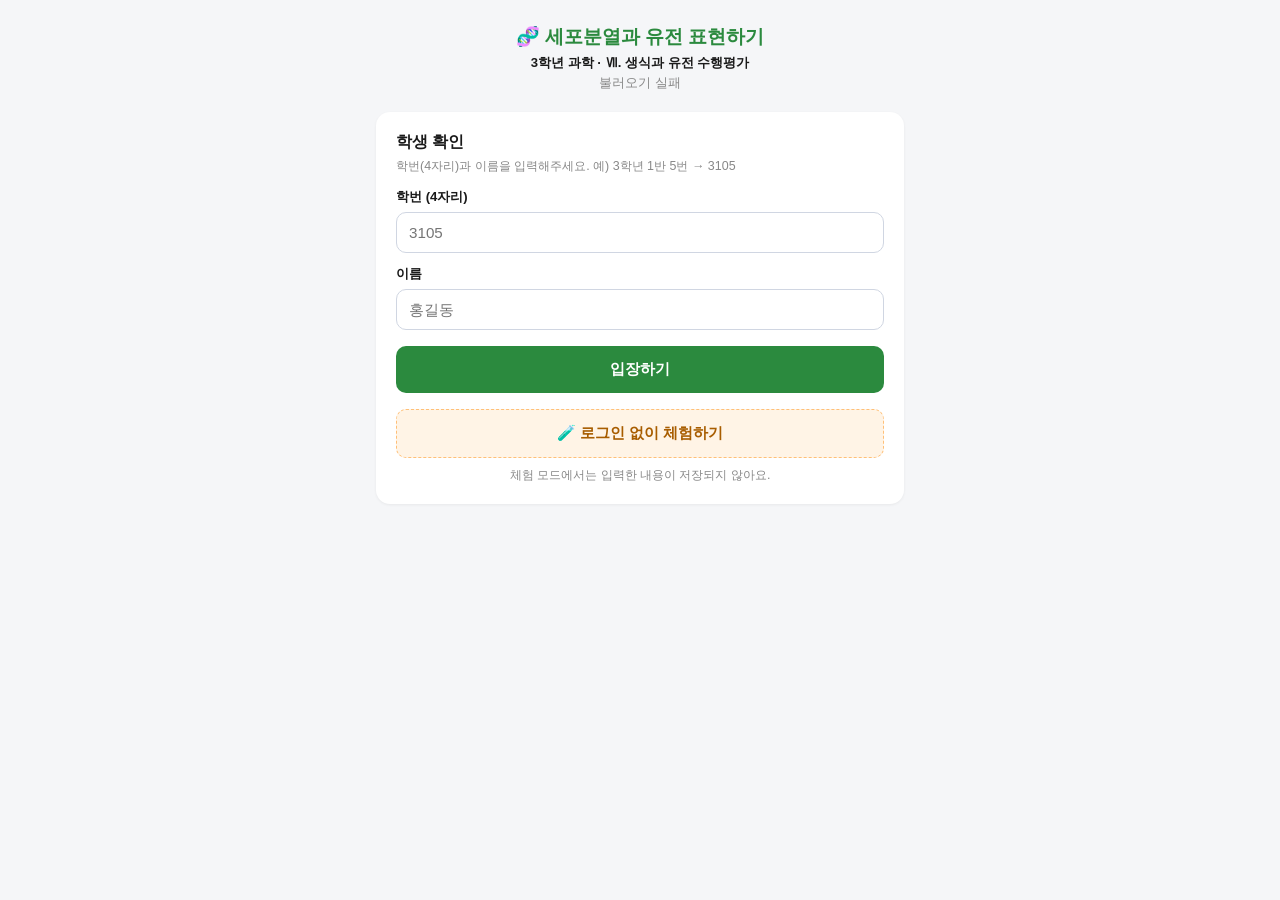
<file: index.html>
<!DOCTYPE html>
<html lang="ko">
<head>
<meta charset="UTF-8">
<meta name="viewport" content="width=device-width, initial-scale=1.0">
<title>세포분열과 유전 표현하기 · 3학년 과학</title>
<link rel="stylesheet" href="common.css?v=5">
<style>
.step { display: none; }
.step.active { display: block; }

.session-card { background: var(--surface); border-radius: 14px; margin-bottom: 12px; box-shadow: 0 1px 3px rgba(0,0,0,0.06); overflow: hidden; }
.session-head {
  display: flex; align-items: center; justify-content: space-between; gap: 10px;
  padding: 16px 18px; cursor: pointer; user-select: none;
}
.session-head h3 { margin: 0; font-size: 1rem; color: var(--text); }
.session-head .chev { color: var(--text-muted); font-size: 0.85rem; transition: transform 0.2s; }
.session-card.open .session-head .chev { transform: rotate(180deg); }
.session-body { display: none; padding: 0 18px 18px; }
.session-card.open .session-body { display: block; }
.activity-list { display: flex; flex-direction: column; gap: 8px; }
.activity-btn {
  display: block; text-align: center; padding: 11px; border-radius: 10px; background: var(--accent-soft);
  color: var(--accent); text-decoration: none; font-size: 0.88rem; font-weight: 600;
}
.activity-btn:active { opacity: 0.8; }
.empty-note { font-size: 0.82rem; color: var(--text-muted); padding: 4px 0; }
</style>
</head>
<body>

<div class="wrap">
  <div class="header">
    <h1>🧬 세포분열과 유전 표현하기</h1>
    <p style="font-weight:700;color:var(--text);margin-bottom:2px">3학년 과학 · Ⅶ. 생식과 유전 수행평가</p>
    <p id="semLabel">불러오는 중...</p>
  </div>

  <!-- STEP 1: 로그인 -->
  <div class="step active" id="step-login">
    <div class="card">
      <h2>학생 확인</h2>
      <p class="hint">학번(4자리)과 이름을 입력해주세요. 예) 3학년 1반 5번 → 3105</p>
      <label class="field-label" for="inputId">학번 (4자리)</label>
      <input type="tel" id="inputId" maxlength="4" inputmode="numeric" placeholder="3105">
      <label class="field-label" for="inputName">이름</label>
      <input type="text" id="inputName" placeholder="홍길동">
      <div class="error-msg" id="loginError"></div>
      <button class="btn" id="loginBtn" onclick="onLogin()">입장하기</button>
      <button class="btn guest" onclick="toggleGuest()">🧪 로그인 없이 체험하기</button>
      <div id="guestBox" style="display:none;margin-top:10px">
        <label class="field-label" for="guestBan">체험할 반 선택</label>
        <select id="guestBan" style="width:100%;padding:11px;border:1.5px solid var(--border);border-radius:10px;font-family:inherit;font-size:0.95rem"><option value="">불러오는 중...</option></select>
        <button class="btn guest" style="margin-top:10px" onclick="onGuest()">이 반으로 체험 시작</button>
      </div>
      <p class="hint" style="margin:8px 0 0;text-align:center">체험 모드에서는 입력한 내용이 저장되지 않아요.</p>
    </div>
  </div>

  <!-- STEP 2: 차시 목록 -->
  <div class="step" id="step-main">
    <div class="who-banner">
      <span id="welcomeLabel"></span>
      <button onclick="onLogout()" id="logoutBtn">다른 학생으로</button>
    </div>

    <a class="btn" href="my-score.html" target="_blank" rel="noopener" style="display:block;text-align:center;text-decoration:none;margin-bottom:14px">📊 내 점수 · 제출 현황 확인하기</a>

    <div class="card" style="font-size:0.84rem;line-height:1.65">
      <b>📌 이번 수행평가에서 하는 일</b>
      <ol style="margin:6px 0 0;padding-left:20px">
        <li><b>판다로 확인하는 멘델의 유전법칙</b> — 마인크래프트 모의 활동 결과로 유전 원리를 분석·도출해요. <span class="dc-muted">(유전의 원리 분석·도출하기 9점)</span></li>
        <li><b>세포분열 표현하기</b> — 매체(💻 바이브코딩 · 🤸 신체표현 · 🍬 젤리활용)와 분열(🔵 체세포 · 🟣 생식세포)을 선착순으로 골라 모둠을 만들고, 모둠별로 표현·발표하고 서로 동료평가한 뒤 개인 논술을 써요. <span class="dc-muted">(매체 활용 2 · 분열 과정 표현 4 · 특징 비교·분석 3 · 동료평가 2)</span></li>
        <li><b>활동 돌아보기</b> — 생식과 유전 단원 활동으로 알게 된 흥미로운 사실과, 그것이 내 삶에 미칠 영향을 써요. <span class="dc-muted">(논술 5)</span></li>
      </ol>
      <p class="dc-muted" style="margin:8px 0 0">논술은 개인 평가예요. 친구 글을 베끼거나 AI가 쓴 글을 그대로 내면 안 돼요.</p>
    </div>

    <div id="sessionList"></div>
    <p style="text-align:center;margin-top:24px"><a href="teacher-groups.html" style="font-size:0.75rem;color:var(--text-muted)">교사용 모둠 편성</a> · <a href="teacher.html" style="font-size:0.75rem;color:var(--text-muted)">교사용 채점</a> · <a href="teacher-peer.html" style="font-size:0.75rem;color:var(--text-muted)">교사용 동료평가</a></p>
  </div>
</div>

<script src="session.js?v=5"></script>
<script>
const DB_URL = 'https://gwangsu-on-default-rtdb.firebaseio.com';
const TEACHER_ID = '3000';
const TEACHER_NAME = '김병선';

// 차시별 활동 목록 — 활동이 준비되면 links 배열에 { label, href } 형태로 추가하면 된다.
// href는 같은 저장소 안의 다른 html 파일 경로(예: 'session1-1.html')를 넣으면 되고,
// 그 페이지에서 session.js의 requireSrLogin()을 호출하면 여기서 확인한 학번/이름을
// 그대로 이어받는다.
const SESSIONS = [
  { title: '활동 1 · 마인크래프트 판다로 확인하는 멘델의 유전법칙', links: [
    { label: '✏️ 연습 — 결과 기록 + 논술 연습 (판다쌤 도움 · 선생님 피드백)', href: 'panda.html' },
    { label: '📝 실전 — 논술평가 9점 (구글폼 · 시험 모드)', href: 'https://forms.gle/vAUac6qFZBLbJ6ax8' },
  ] },
  { title: '활동 2 · 세포분열 표현하기', links: [
    { label: '① 매체·분열 고르기 (선착순 모둠 편성)', href: 'group-pick.html' },
    { label: '② 모둠 표현 자료 올리기 · 다른 모둠 둘러보기', href: 'division-show.html' },
    { label: '③ 모둠 발표 듣고 동료평가 (기억에 남는 단계 · 격려 한 줄)', href: 'peer-review.html' },
    { label: '④ ✏️ 연습 — 개인 논술 연습 (매체 활용 · 분열 과정 표현 · 특징 비교)', href: 'division-essay.html' },
    { label: '⑤ 📝 실전 — 개인 논술평가 14점 (구글폼 · 시험 모드)', href: 'https://forms.gle/Endj6cEuauXrMVXx8' },
  ] },
];

function esc(str) {
  if (!str) return '';
  return String(str).replace(/&/g,'&amp;').replace(/</g,'&lt;').replace(/>/g,'&gt;');
}

function showStep(id) {
  document.querySelectorAll('.step').forEach(s => s.classList.remove('active'));
  document.getElementById(id).classList.add('active');
}

function setLoginError(msg) {
  const el = document.getElementById('loginError');
  if (!msg) { el.classList.remove('show'); el.textContent = ''; return; }
  el.textContent = msg;
  el.classList.add('show');
}

function renderSessions() {
  const wrap = document.getElementById('sessionList');
  wrap.innerHTML = SESSIONS.map((s, i) => {
    const body = s.links.length
      ? `<div class="activity-list">${s.links.map(l => `<a class="activity-btn" href="${esc(l.href)}" target="_blank" rel="noopener">${esc(l.label)}</a>`).join('')}</div>`
      : `<div class="empty-note">아직 등록된 활동이 없습니다.</div>`;
    return `<div class="session-card open" id="session-${i}">
      <div class="session-head" onclick="toggleSession(${i})">
        <h3>${esc(s.title)}</h3>
        <span class="chev">▾</span>
      </div>
      <div class="session-body">${body}</div>
    </div>`;
  }).join('');
}

window.toggleSession = function(i) {
  document.getElementById('session-' + i).classList.toggle('open');
};

async function loadCurrentConfig() {
  const res = await fetch(`${DB_URL}/config/current.json`);
  if (!res.ok) throw new Error('설정 정보를 불러오지 못했습니다.');
  const data = await res.json();
  window.dispatchEvent(new Event('cg-config-loaded'));
  return data || { year: new Date().getFullYear(), sem: 1 };
}

window.onLogin = async function() {
  const id = document.getElementById('inputId').value.trim();
  const name = document.getElementById('inputName').value.trim();
  setLoginError('');

  if (!/^\d{4}$/.test(id)) { setLoginError('학번은 4자리 숫자로 입력해주세요.'); return; }
  if (!name) { setLoginError('이름을 입력해주세요.'); return; }

  const btn = document.getElementById('loginBtn');
  btn.disabled = true; btn.textContent = '확인 중...';
  try {
    const cfg = await loadCurrentConfig();
    if (id === TEACHER_ID && name === TEACHER_NAME) {
      const teacher = { id, name, isTeacher: true };
      setSrStudent(teacher);
      enterMain(cfg, teacher);
      return;
    }
    const res = await fetch(`${DB_URL}/years/${cfg.year}/students/${id}.json`);
    if (!res.ok) throw new Error('학생 명단을 불러오지 못했습니다.');
    const rec = await res.json();
    if (!rec || String(rec.name).trim() !== name) {
      setLoginError('학번 또는 이름이 일치하지 않습니다. 다시 확인해주세요.');
      return;
    }
    setSrStudent({ id, name: rec.name, grade: rec.grade, ban: rec.ban, num: rec.num, email: rec.email || '' });
    enterMain(cfg, { id, name: rec.name, grade: rec.grade, ban: rec.ban, num: rec.num });
  } catch (e) {
    setLoginError(e.message || '확인 중 오류가 발생했습니다. 잠시 후 다시 시도해주세요.');
  } finally {
    btn.disabled = false; btn.textContent = '입장하기';
  }
};

window.toggleGuest = async function() {
  const box = document.getElementById('guestBox');
  box.style.display = box.style.display === 'none' ? 'block' : 'none';
  const sel = document.getElementById('guestBan');
  if (sel.dataset.loaded) return;
  try {
    const cfg = await loadCurrentConfig();
    const roster = await fetch(`${DB_URL}/years/${cfg.year}/students.json`).then(r => r.json()) || {};
    const bans = [...new Set(Object.values(roster).filter(s => String(s.grade) === '3').map(s => s.grade + '-' + s.ban))]
      .sort((a, b) => { const [ga, ba] = a.split('-').map(Number), [gb, bb] = b.split('-').map(Number); return ga - gb || ba - bb; });
    sel.innerHTML = '<option value="">반을 골라 주세요</option>' + bans.map(b => { const [g, c] = b.split('-'); return `<option value="${b}">${g}학년 ${c}반</option>`; }).join('');
    sel.dataset.loaded = '1';
  } catch (e) { setLoginError('반 목록을 불러오지 못했습니다.'); }
};

window.onGuest = async function() {
  const v = document.getElementById('guestBan').value;
  if (!v) { setLoginError('체험할 반을 골라 주세요.'); return; }
  const [grade, ban] = v.split('-').map(Number);
  const guest = { id: 'guest', name: '체험', isGuest: true, grade, ban };
  setSrStudent(guest);
  try { enterMain(await loadCurrentConfig(), guest); } catch (e) { setLoginError('설정 정보를 불러오지 못했습니다.'); }
};

window.onLogout = function() {
  clearSrStudent();
  document.getElementById('inputId').value = '';
  document.getElementById('inputName').value = '';
  setLoginError('');
  showStep('step-login');
};

function enterMain(cfg, student) {
  document.getElementById('semLabel').textContent = `${cfg.year}학년도 ${cfg.sem}학기`;
  document.getElementById('welcomeLabel').textContent = `✓ ${srWhoLabel(student)}${student.isTeacher || student.isGuest ? '' : '님'}`;
  document.getElementById('logoutBtn').textContent = student.isGuest ? '체험 끝내고 로그인하기' : '다른 학생으로';
  renderSessions();
  showStep('step-main');
}

document.getElementById('inputId').addEventListener('keydown', e => {
  if (e.key === 'Enter') { e.preventDefault(); document.getElementById('inputName').focus(); }
});
document.getElementById('inputName').addEventListener('keydown', e => {
  if (e.key === 'Enter') { e.preventDefault(); onLogin(); }
});

window.addEventListener('DOMContentLoaded', async function() {
  // 응답이 한참 없으면(대개 이 사이트를 연 탭·창이 많아 브라우저 연결이 꽉 찬 경우) 안내
  const slow = setTimeout(() => {
    document.getElementById('semLabel').innerHTML = '⏳ 불러오기가 늦어지고 있어요. 이 사이트를 연 <b>다른 탭·창을 닫고</b> 새로고침해 주세요.';
  }, 6000);
  window.addEventListener('cg-config-loaded', () => clearTimeout(slow));
  let existing = getSrStudent();
  if (existing && existing.isGuest && !existing.grade) { clearSrStudent(); existing = null; }
  try {
    const cfg = await loadCurrentConfig();
    if (existing) {
      enterMain(cfg, existing);
    } else {
      document.getElementById('semLabel').textContent = `${cfg.year}학년도 ${cfg.sem}학기`;
    }
  } catch (e) {
    document.getElementById('semLabel').textContent = '불러오기 실패';
  }
});
</script>
</body>
</html>
</file>
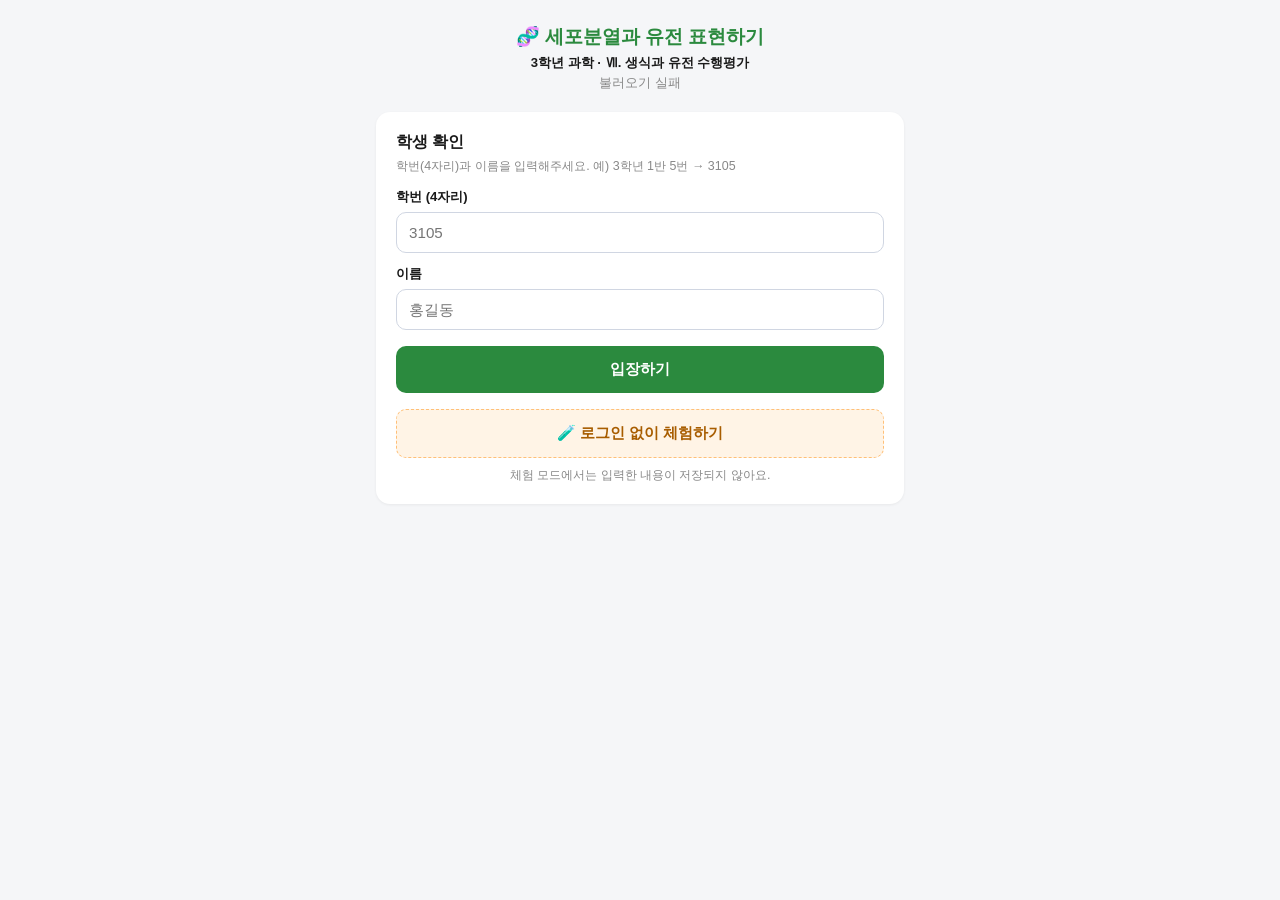
<file: division-essay.html>
<!DOCTYPE html>
<html lang="ko">
<head>
<meta charset="UTF-8">
<meta name="viewport" content="width=device-width, initial-scale=1.0">
<title>세포분열 표현하기 개인 논술 — 세포분열과 유전 표현하기</title>
<link rel="stylesheet" href="common.css?v=5">
<style>
.mygroup { background: var(--accent-soft); color: var(--accent); border-radius: 10px; padding: 10px 12px; font-weight: 700; font-size: 0.9rem; }
.cg-media.two { grid-template-columns: repeat(2, 1fr); }
.cg-practice-note { background: #fff9db; border: 1.5px solid #ffe066; border-radius: 12px; padding: 10px 14px; font-size: 0.86rem; line-height: 1.6; margin-bottom: 12px; }
</style>
</head>
<body>
<div class="wrap">
  <div id="dc-head"></div>
  <div class="cg-practice-note">✏️ <b>여기는 연습장이에요.</b> 여기에 쓴 답은 점수에 들어가지 않아요.<br>
    실제 점수는 수업 시간에 <b>구글폼 실전 논술(시험 모드)</b>로 매겨요. 문항은 같아요. 실전에서는 이 페이지와 다른 모둠 자료를 볼 수 없으니, 연습하면서 내 말로 정리해 두세요.<br>
    ☁️ 쓰는 동안 <b>자동으로 서버에 저장</b>돼요. 다 못 채워도 저장되니, 다른 크롬북에서 열어도 이어 쓸 수 있어요.</div>
  <div class="card" style="font-size:0.84rem;line-height:1.65">
    <b>✍️ 개인 논술 문항 안내</b>
    <ul style="margin:6px 0 0;padding-left:20px">
      <li><b>문항 1</b>은 <b>우리 모둠이 고른 매체</b>에 대해 써요.</li>
      <li><b>문항 2</b>는 우리 모둠 매체가 <b>아닌</b> 나머지 2개 중 <b>하나를 골라</b>, 그 매체로 세포 분열을 어떻게 표현할지 써요.</li>
      <li><b>문항 3</b>은 매체와 상관없이 체세포 분열과 감수 분열을 비교·분석해요.</li>
      <li><b>문항 4</b>는 생식과 유전 단원 활동 전체를 돌아보며, 알게 된 흥미로운 사실과 그것이 내 삶에 미칠 영향을 써요.</li>
    </ul>
    <p style="margin:8px 0 0"><a href="division-show.html" target="_blank" rel="noopener" style="color:var(--accent);font-weight:700">👀 다른 모둠 표현 자료 보기 (새 창)</a></p>
  </div>
  <div id="form"></div>
</div>

<script src="session.js?v=5"></script>
<script src="cg.js?v=7"></script>
<script>
const MEDIA_LABELS = Object.fromEntries(DC.MEDIA.map(m => [m, DC.MEDIA_ICON[m] + ' ' + m]));
function makeGroups(slot) {
const MINE = slot.media;
return [
  { title: '내 모둠', fields: [
    { type: 'info', html: `<div class="mygroup">${DC.esc(DC.slotLabel(slot.id))}</div>` },
  ] },
  { title: '문항 1. 매체 활용의 적절성 설명하기', fields: [
    { type: 'info', html: '<div class="cg-q-head"><span style="font-size:0.82rem">우리 모둠이 <b>' + DC.MEDIA_ICON[MINE] + ' ' + MINE + '</b>(으)로 <b>' + slot.div + '</b>을 표현한 것에 대해 써요.</span><span class="cg-pts">논술 2점</span></div>' +
      DC.rubricHtml([[2, '선택한 매체가 분열 과정을 설명하기에 적절한 이유를 과학적으로 제시하고, 제작한 모형이 실제 세포 분열 현상과 가지는 차이점(한계점)을 명확하게 설명함.'],
        [1, '매체 선택의 이유는 제시하였으나 실제 현상과의 차이점에 대한 설명이 다소 부족하거나 추상적임.'],
        [0, '매체 활용에 대한 설명이나 실제 현상과의 비교 분석이 거의 없음.']]) },
    { id: 'q1Why', type: 'textarea', short: '1-① 매체가 적절한 이유', label: '① 우리 모둠 매체가 세포 분열 과정을 설명하기에 적절한 까닭', hint: '이 매체의 어떤 특징이 세포 분열의 어떤 부분을 잘 보여 주나요? 과학적인 이유를 들어 써요.' },
    { id: 'q1Limit', type: 'textarea', short: '1-② 실제 현상과의 차이점(한계점)', label: '② 우리가 만든 표현(모형)이 실제 세포 분열과 다른 점(한계점)', hint: '실제 세포 분열에서는 어떠한데, 우리 표현에서는 어떻게 달랐는지 비교해서 써요.' },
  ] },
  { title: '문항 2. 세포분열 과정 표현하기', fields: [
    { type: 'info', html: '<div class="cg-q-head"><span style="font-size:0.82rem">우리 모둠 매체가 <b>아닌</b> 매체 하나를 골라, 그 매체로 표현한다면?</span><span class="cg-pts">논술 4점</span></div>' },
    { id: 'otherMedia', type: 'radio', cls: 'cg-media two', short: '문항 2에서 고른 매체', label: '표현할 매체 고르기 (우리 모둠 매체 ' + DC.MEDIA_ICON[MINE] + ' ' + MINE + ' 제외)', options: DC.MEDIA.filter(m => m !== MINE), labels: MEDIA_LABELS },
    { id: 'q2Mitosis', type: 'textarea', wrap: true, rows: 6, pts: '2점', short: '2-① 체세포 분열 표현', label: '① 체세포 분열 표현하기',
      hint: '고른 매체로 체세포 분열의 각 단계(전기·중기·후기·말기)를 어떻게 표현할지, 염색체가 어떻게 움직이는지 드러나게 써요.',
      rubric: [[2, '체세포 분열의 각 단계(전·중·후·말기)에서 염색체의 복제 및 분리 행동을 과학적 오류 없이 정확하게 표현함.'], [1, '분열의 주요 흐름은 나타나 있으나, 일부 단계에서 행동 표현이 불분명함.']] },
    { id: 'q2Meiosis', type: 'textarea', wrap: true, rows: 6, pts: '2점', short: '2-② 감수 분열 표현', label: '② 생식세포 분열(감수 분열) 표현하기',
      hint: '고른 매체로 감수 분열을 어떻게 표현할지 써요. 체세포 분열과 다른, 감수 분열만의 특징이 드러나야 해요.',
      rubric: [[2, '감수 분열만의 고유한 특징을 생물학적으로 타당하게 구현하여 체세포 분열과의 차이가 뚜렷하게 드러남.'], [1, '감수 분열만의 고유한 특징이 일부만 나타나거나, 표현이 미흡함.']] },
  ] },
  { title: '문항 3. 각 분열의 특징 비교·분석하기', fields: [
    { id: 'q3', type: 'textarea', rows: 8, pts: '논술 3점', short: '3. 체세포 분열 vs 감수 분열', label: '체세포 분열과 감수 분열의 특징을 비교·분석하여 서술하시오.',
      hint: '매체와 상관없이 써요.',
      rubric: [[3, '체세포 분열과 감수 분열의 특징을 ①과정의 차이, ②분열의 목적, ③분열의 결과 총 3가지 관점에서 명확하게 비교·분석함.'],
        [2, '①과정의 차이, ②분열의 목적, ③분열의 결과 중 2가지 관점에서 명확하게 비교·분석함.'],
        [1, '①과정의 차이, ②분열의 목적, ③분열의 결과 중 1가지 관점에서 명확하게 비교·분석함. (비교·분석이 미흡하거나 없어도 최하점 1점)']] },
  ] },
  { title: '문항 4. 활동 돌아보기', fields: [
    { type: 'info', html: '<div class="cg-q-head"><span style="font-size:0.82rem">이번 <b>생식과 유전</b> 단원의 활동(판다 유전 실습, 세포 분열 표현하기, 발표 등)을 돌아보며 써요.</span><span class="cg-pts">논술 5점</span></div>' },
    { id: 'q4Fact', type: 'textarea', wrap: true, rows: 4, pts: '2점', short: '4-① 알게 된 흥미로운 사실', label: '① 활동을 통해 알게 된 흥미로운 사실 한 가지',
      hint: '어떤 활동에서 무엇을 알게 되었는지, 왜 흥미로웠는지 함께 써요.',
      rubric: [[2, '단원 활동을 통해 알게 된 과학적 사실을 구체적으로 제시하고, 그 사실이 흥미로운 까닭을 설명함.'], [1, '사실을 제시했으나 막연하거나 과학적 내용이 부정확함, 또는 흥미로운 까닭이 없음.'], [0, '알게 된 사실을 제시하지 않음.']] },
    { id: 'q4Life', type: 'textarea', wrap: true, rows: 5, pts: '3점', short: '4-② 나의 삶에 미칠 영향', label: '② 이것이 앞으로 나의 삶에 어떤 영향을 미치게 될지',
      hint: '①에서 쓴 사실이 나의 생활·건강·진로·가족·사회 문제를 바라보는 생각 등에 어떻게 이어질지 구체적으로 써요.',
      rubric: [[3, '알게 된 사실을 나의 삶과 구체적으로 연결하여, 앞으로의 생각이나 행동 변화를 근거를 들어 설명함.'], [2, '나의 삶과 연결했으나 근거나 구체성이 다소 부족함.'], [1, '삶에 미칠 영향을 막연하게만 언급함. (삶과의 연결이 없어도 최하점 1점)']] },
  ] },
];
}


DC.start({ title: '🔬 세포분열 표현하기 · 개인 논술 연습', subtitle: '활동 2-④ · 연습장 (실전은 구글폼 시험 모드)' }).then(async () => {
  const pick = await DC.getMyPick();
  const slot = pick && DC.slot(pick.slot);
  if (!slot) {
    document.getElementById('form').innerHTML = '<div class="dc-locked">🧩 아직 모둠이 없어요. 먼저 <a href="group-pick.html">매체·분열 고르기</a>에서 모둠을 골라 주세요. (못 골랐으면 선생님께 말씀드려요)</div>';
    return;
  }
  DC.form({
    mount: '#form', key: 'essay', groups: makeGroups(slot), saveLabel: '💾 연습 저장하기',
    allowPartial: true, autoSave: true, // 다 못 써도 저장되고, 쓰는 동안 자동 저장 — 기기에만 남았다 사라지는 일 방지
    required: ['q1Why', 'q1Limit', 'otherMedia', 'q2Mitosis', 'q2Meiosis', 'q3', 'q4Fact', 'q4Life'],
    validate: ans => {
      if (ans.otherMedia === slot.media) return '문항 2는 우리 모둠 매체가 아닌 다른 매체를 골라야 해요.';
      // 채점용으로 저장 당시의 내 모둠 정보도 함께 남긴다
      ans.mySlot = slot.id; ans.myMedia = slot.media; ans.myDivision = slot.div;
      return '';
    },
  });
});
</script>
</body>
</html>
</file>
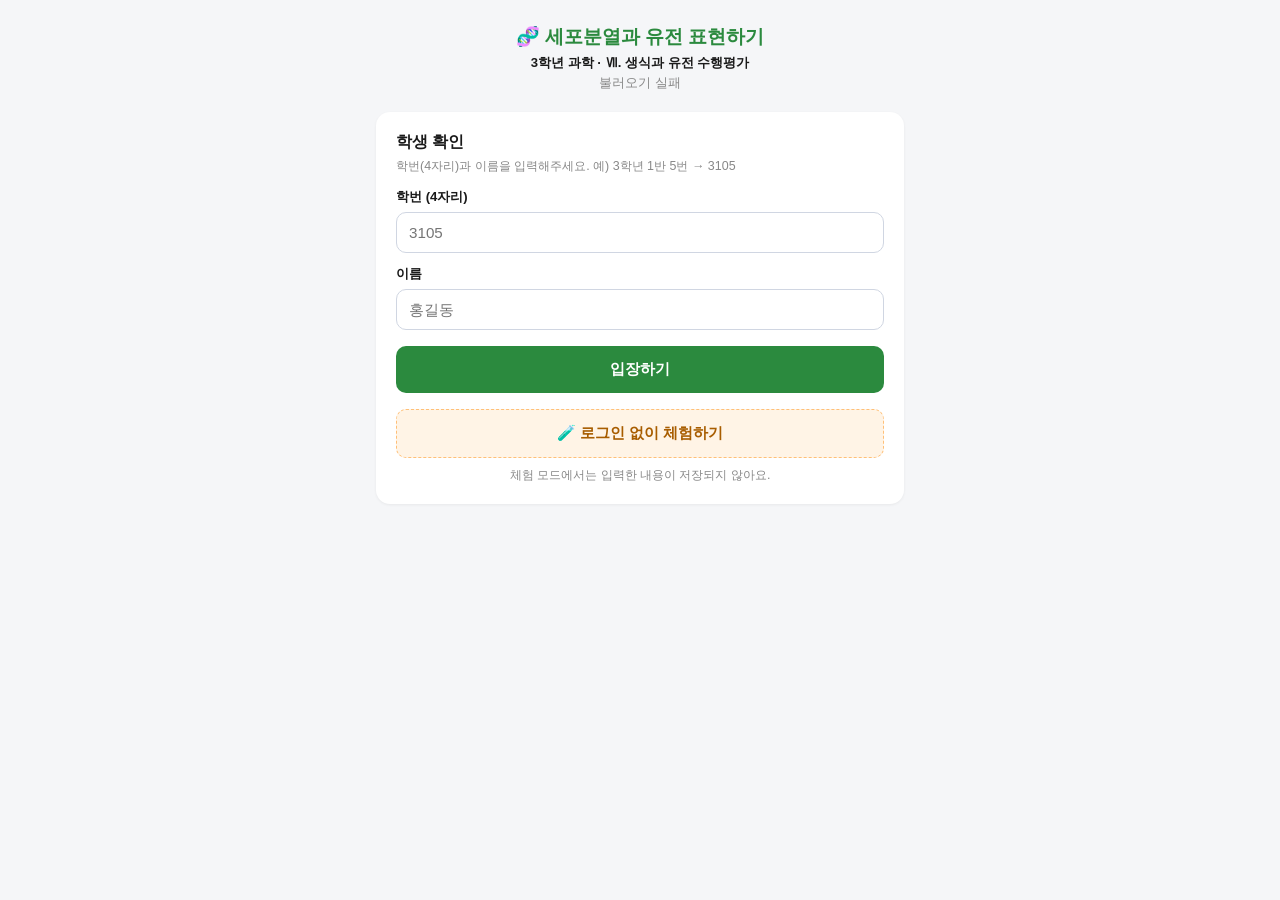
<file: division-show.html>
<!DOCTYPE html>
<html lang="ko">
<head>
<meta charset="UTF-8">
<meta name="viewport" content="width=device-width, initial-scale=1.0">
<title>모둠 세포분열 표현 자료 — 세포분열과 유전 표현하기</title>
<link rel="stylesheet" href="common.css?v=5">
<style>
.gcard { background: var(--surface); border-radius: 14px; padding: 14px 16px; margin-bottom: 10px; box-shadow: 0 1px 3px rgba(0,0,0,0.06); font-size: 0.84rem; line-height: 1.6; }
.gcard.mine { outline: 2px solid var(--accent); }
.gcard.empty { color: var(--text-muted); }
.gcard h3 { margin: 0 0 4px; font-size: 0.92rem; }
.gcard .row { margin-top: 6px; }
.gcard .row b { display: block; font-size: 0.74rem; color: var(--accent); }
.gcard .row div { white-space: pre-wrap; word-break: break-word; }
.gcard a { color: var(--accent); word-break: break-all; }
.filter-row { display: flex; gap: 6px; flex-wrap: wrap; margin: 4px 0 10px; }
.mygroup { background: var(--accent-soft); color: var(--accent); border-radius: 10px; padding: 10px 12px; font-weight: 700; font-size: 0.88rem; line-height: 1.6; }
.mygroup small { display: block; font-weight: 400; color: #555; }
</style>
</head>
<body>
<div class="wrap">
  <div id="dc-head"></div>

  <div class="card" id="editCard">
    <h2>✏️ 우리 모둠 자료 올리기</h2>
    <p class="hint">모둠원 누구나 고칠 수 있어요(마지막에 저장한 내용이 남아요). 다른 모둠 친구들이 개인 논술을 쓸 때 참고하니, 표현 방법을 구체적으로 적어 주세요.</p>
    <div id="gBody"><div class="loading-state">불러오는 중...</div></div>
  </div>

  <div class="dc-board">
    <div class="dc-board-title">👀 우리 반 모둠 자료 둘러보기</div>
    <select class="cg-select" id="banSel" style="display:none;margin-bottom:8px"></select>
    <div class="filter-row" id="filterRow"></div>
    <div id="list"><div class="loading-state">불러오는 중...</div></div>
  </div>
</div>

<script src="session.js?v=5"></script>
<script src="cg.js?v=7"></script>
<script>
let ban, viewBan, groups = {}, picks = {}, mySlot = null, loadedAt = 0, filter = '';
const val = id => document.getElementById(id).value.trim();
const isUrl = s => /^https?:\/\/\S+$/i.test(s || '');
const STAGE_HINT = {
  '체세포 분열': '전기·중기·후기·말기에서 염색체의 복제와 분리를 무엇으로, 어떻게 나타냈나요?',
  '생식세포 분열': '상동 염색체의 결합·분리, 두 번의 연속 분열, 염색체 수 반감 등 감수 분열의 특징을 무엇으로, 어떻게 나타냈나요?',
};

function renderEditor(rec) {
  const s = DC.slot(mySlot);
  const mem = DC.slotMembers(picks, mySlot).map(m => m.name).join(', ');
  document.getElementById('gBody').innerHTML =
    `<div class="mygroup">${DC.esc(DC.slotLabel(mySlot))}<small>모둠원: ${DC.esc(mem)}</small></div>` +
    `<label class="field-label">결과물 링크 <span class="dc-muted">(선택: 바이브코딩 사이트, 영상·사진 공유 링크 등)</span></label>` +
    `<input type="text" id="gLink" placeholder="https://..." value="${DC.escAttr(rec ? rec.link || '' : '')}">` +
    `<label class="field-label">${DC.DIV_ICON[s.div]} 우리 모둠은 ${s.div}을 이렇게 표현했어요</label>` +
    `<div class="dc-hint">${STAGE_HINT[s.div]}</div>` +
    `<textarea id="gDesc" rows="6">${DC.esc(rec ? rec.desc || '' : '')}</textarea>` +
    `<div class="error-msg" id="gErr"></div><div class="ok-msg" id="gOk"></div>` +
    `<button class="btn" id="gSave">💾 우리 모둠 자료 저장</button>`;
  document.getElementById('gSave').onclick = saveGroup;
}

async function saveGroup() {
  const err = document.getElementById('gErr'), ok = document.getElementById('gOk');
  err.classList.remove('show'); ok.classList.remove('show');
  if (val('gLink') && !isUrl(val('gLink'))) { err.textContent = '링크는 https:// 로 시작하는 주소를 넣어 주세요.'; err.classList.add('show'); return; }
  if (!val('gDesc')) { err.textContent = '표현 방법을 적어 주세요.'; err.classList.add('show'); return; }
  const btn = document.getElementById('gSave');
  btn.disabled = true; btn.textContent = '저장 중...';
  try {
    const cur = await DC.get(`show/${ban}/${mySlot}`).catch(() => null);
    if (cur && cur.updatedAt && cur.updatedAt !== loadedAt &&
      !confirm(`그 사이 ${cur.lastEditorName || '다른 모둠원'}이(가) ${DC.fmtTime(cur.updatedAt)}에 이 모둠 자료를 고쳤어요.\n내 내용으로 덮어쓸까요? (취소하면 최신 내용을 다시 불러와요)`)) {
      loadedAt = cur.updatedAt; renderEditor(cur); return;
    }
    const s = DC.slot(mySlot);
    const rec = { slot: mySlot, media: s.media, div: s.div, link: val('gLink'), desc: val('gDesc'),
      lastEditor: DC.student.id, lastEditorName: DC.student.name, updatedAt: Date.now() };
    await DC.put(`show/${ban}/${mySlot}`, rec);
    loadedAt = rec.updatedAt;
    if (viewBan === ban) groups[mySlot] = rec;
    ok.textContent = `저장되었어요! (${DC.fmtTime(rec.updatedAt)})`; ok.classList.add('show');
    paint();
  } catch (e) {
    err.textContent = e.message + ' — 다시 눌러 주세요.'; err.classList.add('show');
  } finally { const b = document.getElementById('gSave'); if (b) { b.disabled = false; b.textContent = '💾 우리 모둠 자료 저장'; } }
}

async function load() {
  const [g, p] = await Promise.all([DC.get(`show/${viewBan}`).catch(() => null), DC.get(`pick/${viewBan}`).catch(() => null)]);
  groups = g || {}; picks = p || {};
  paint();
}

function paint() {
  document.getElementById('filterRow').innerHTML = ['', ...DC.MEDIA].map(m =>
    `<button class="sort-btn${filter === m ? ' active' : ''}" data-f="${m}">${m ? DC.MEDIA_ICON[m] + ' ' + m : '전체'}</button>`).join('');
  const h = DC.SLOTS.filter(s => !filter || s.media === filter).map(s => {
    const r = groups[s.id], mine = viewBan === ban && s.id === mySlot;
    const mem = DC.slotMembers(picks, s.id).map(m => m.name).join(', ');
    const head = `<h3>${DC.esc(DC.slotLabel(s.id))}</h3>` + (mem ? `<div class="dc-muted">${DC.esc(mem)}</div>` : '');
    if (!r) return `<div class="gcard empty${mine ? ' mine' : ''}">${head}<div style="margin-top:6px">아직 자료가 없어요.</div></div>`;
    return `<div class="gcard${mine ? ' mine' : ''}">${head}` +
      (isUrl(r.link) ? `<div class="row"><b>결과물</b><div><a href="${DC.escAttr(r.link)}" target="_blank" rel="noopener">${DC.esc(r.link)}</a></div></div>` : '') +
      (r.desc ? `<div class="row"><b>${DC.DIV_ICON[s.div]} ${s.div} 표현 방법</b><div>${DC.esc(r.desc)}</div></div>` : '') +
      `<div class="dc-muted" style="margin-top:6px;font-size:0.72rem">마지막 수정: ${DC.esc(r.lastEditorName || '')} · ${DC.fmtTime(r.updatedAt)}</div></div>`;
  }).join('');
  document.getElementById('list').innerHTML = h;
}

document.getElementById('filterRow').addEventListener('click', e => {
  const b = e.target.closest('button[data-f]'); if (!b) return;
  filter = b.dataset.f; paint();
});

DC.start({ title: '🔬 세포분열 표현하기 · 모둠 자료', subtitle: '활동 2-② · 모둠 표현 자료 올리기 · 둘러보기' }).then(async () => {
  ban = viewBan = DC.myBan();
  const myPick = await DC.getMyPick();
  mySlot = myPick && DC.slot(myPick.slot) ? myPick.slot : null;
  if (mySlot) {
    const [rec, p] = await Promise.all([DC.get(`show/${ban}/${mySlot}`).catch(() => null), DC.get(`pick/${ban}`).catch(() => null)]);
    picks = p || {};
    loadedAt = rec ? rec.updatedAt : 0;
    renderEditor(rec);
  } else if (DC.student.isTeacher) {
    document.getElementById('editCard').style.display = 'none';
  } else {
    document.getElementById('gBody').innerHTML = '<div class="dc-locked">🧩 아직 모둠이 없어요. 먼저 <a href="group-pick.html">매체·분열 고르기</a>에서 모둠을 골라 주세요. (못 골랐으면 선생님께 말씀드려요)</div>';
  }
  if (DC.student.isTeacher) { // 교사 계정: 반을 골라 볼 수 있게
    const d = await DC.get('pick?shallow=true').catch(() => null);
    const bans = Object.keys(d || {}).sort();
    if (!bans.includes(ban)) bans.unshift(ban);
    const bs = document.getElementById('banSel');
    bs.innerHTML = bans.map(b => `<option value="${b}">${DC.banLabel(b)}</option>`).join('');
    bs.style.display = 'block';
    bs.onchange = () => { viewBan = bs.value; load(); };
  }
  load();
  setInterval(() => { if (!document.hidden) load(); }, 15000);
});
</script>
</body>
</html>
</file>
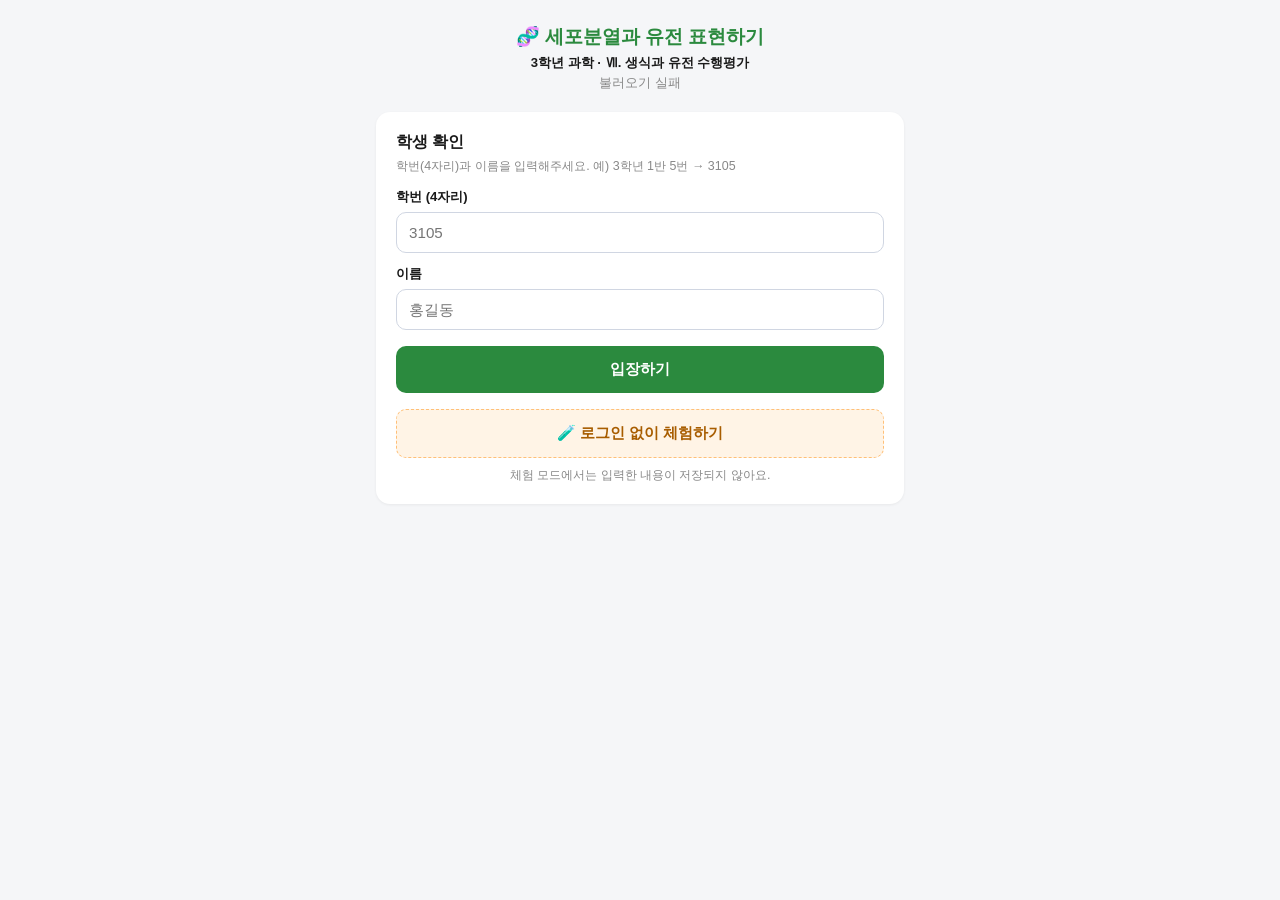
<file: group-pick.html>
<!DOCTYPE html>
<html lang="ko">
<head>
<meta charset="UTF-8">
<meta name="viewport" content="width=device-width, initial-scale=1.0">
<title>매체·분열 고르기 (모둠 편성) — 세포분열과 유전 표현하기</title>
<link rel="stylesheet" href="common.css?v=5">
<style>
.wrap { max-width: 720px; }
.status { border-radius: 12px; padding: 12px 14px; margin-bottom: 14px; font-size: 0.88rem; line-height: 1.6; text-align: center; }
.status.wait { background: #fff4e6; border: 1.5px solid #ffc078; color: #a85d00; }
.status.open { background: #ebfbee; border: 1.5px solid #8ce99a; color: #2b8a3e; }
.status.closed { background: #f1f3f5; border: 1.5px solid #ced4da; color: #495057; }
/* ⚠️ 버튼 위치 고정: 열리는 순간·친구가 고를 때 위쪽 높이가 바뀌면 버튼이 밀려서
   "티켓팅"하듯 손을 올려 둔 학생이 엉뚱한 곳을 누르게 된다. 그래서
   ① 안내 띠는 모든 상태를 한 칸에 겹쳐 두고 보이는 것만 바꾸고(높이 = 가장 긴 문구),
   ② 내 모둠 상자는 늘 같은 크기로 자리를 차지하며,
   ③ 칸마다 이름 목록 높이를 고정하고 버튼은 늘 한 줄·한 개만 둔다. */
.status-stack { display: grid; margin-bottom: 14px; }
.status-stack > .status { grid-area: 1 / 1; margin: 0; display: flex; flex-direction: column; justify-content: center; }
.status-stack > .status.off { visibility: hidden; }
.mine-box { display: flex; align-items: center; gap: 10px; background: var(--accent); color: #fff; border-radius: 12px; padding: 12px 14px; margin-bottom: 14px; font-weight: 700; line-height: 1.6; border: 1.5px solid var(--accent); }
.mine-box.none { background: var(--surface); color: var(--text-muted); border-style: dashed; border-color: var(--border); font-weight: 400; }
.mine-box .txt { flex: 1; min-width: 0; text-align: center; }
.mine-box .txt > div { white-space: nowrap; overflow: hidden; text-overflow: ellipsis; }
.mine-box small { display: block; font-weight: 400; opacity: 0.9; white-space: nowrap; overflow: hidden; text-overflow: ellipsis; }
.mine-box button { flex: none; padding: 7px 10px; border-radius: 9px; border: 1.5px solid #fff; background: transparent; color: #fff; font-weight: 700; font-size: 0.78rem; cursor: pointer; font-family: inherit; white-space: nowrap; }
.mine-box button.hide { visibility: hidden; }
.slot-grid { display: grid; grid-template-columns: 76px minmax(0, 1fr) minmax(0, 1fr); gap: 8px; align-items: stretch; }
.slot-grid .hd { font-size: 0.78rem; font-weight: 700; text-align: center; color: var(--text-muted); align-self: end; }
.slot-grid .mh { display: flex; flex-direction: column; align-items: center; justify-content: center; font-size: 0.8rem; font-weight: 700; text-align: center; background: var(--surface); border-radius: 12px; }
.slot-grid .mh span { font-size: 1.5rem; }
.slot { min-width: 0; background: var(--surface); border-radius: 12px; padding: 10px; box-shadow: 0 1px 3px rgba(0,0,0,0.06); display: flex; flex-direction: column; gap: 6px; border: 2px solid transparent; }
.slot.mine { border-color: var(--accent); background: #f4fbf5; }
.slot.full:not(.mine) { opacity: 0.6; }
.slot .top { display: flex; justify-content: space-between; align-items: baseline; gap: 4px; font-size: 0.78rem; white-space: nowrap; overflow: hidden; }
.slot .no { font-weight: 800; }
.slot .cnt { font-weight: 700; color: var(--accent); }
.slot.full .cnt { color: var(--danger); }
.slot .mem { font-size: 0.78rem; line-height: 1.5; height: 4.5em; overflow-y: auto; color: #444; flex: none; }
.slot .mem .me { font-weight: 800; color: var(--accent); }
.slot button { white-space: nowrap; overflow: hidden; text-overflow: ellipsis; padding: 9px 4px; border: none; border-radius: 9px; background: var(--accent); color: #fff; font-weight: 700; font-size: 0.85rem; cursor: pointer; font-family: inherit; }
.slot button:disabled { background: #ced4da; cursor: default; }
.guide-title { font-size: 0.95rem; font-weight: 800; margin: 22px 0 10px; color: var(--text); }
.mguide { background: var(--surface); border-radius: 14px; padding: 16px 18px; margin-bottom: 12px; box-shadow: 0 1px 3px rgba(0,0,0,0.06); font-size: 0.85rem; line-height: 1.7; border-left: 5px solid var(--accent); }
.mguide h3 { margin: 0 0 4px; font-size: 1rem; }
.mguide .lead { margin: 0 0 8px; font-weight: 700; color: #333; }
.mguide b.k { color: var(--accent); }
.mguide ul { margin: 4px 0 0; padding-left: 20px; }
.mguide li { margin: 2px 0; }
.mguide .think { background: #f6f8fa; border-radius: 10px; padding: 8px 12px; margin-top: 8px; font-size: 0.82rem; }
.mguide.vibe { border-left-color: #4263eb; } .mguide.body { border-left-color: #e8590c; } .mguide.jelly { border-left-color: #d6336c; } .mguide.div { border-left-color: #7048e8; }
.divrow { display: grid; grid-template-columns: 1fr 1fr; gap: 10px; margin-top: 6px; }
.divrow > div { background: #f6f8fa; border-radius: 10px; padding: 8px 12px; font-size: 0.82rem; }
@media (max-width: 520px) { .divrow { grid-template-columns: 1fr; } }
@media (max-width: 420px) { .slot-grid { grid-template-columns: 52px minmax(0, 1fr) minmax(0, 1fr); gap: 6px; } .slot { padding: 8px; } .slot-grid .mh { font-size: 0.7rem; } }
</style>
</head>
<body>
<div class="wrap">
  <div id="dc-head"></div>
  <div class="card" style="font-size:0.84rem;line-height:1.65">
    <b>🧩 어떻게 하나요?</b>
    <ul style="margin:6px 0 0;padding-left:20px">
      <li><b>매체</b>(💻 바이브코딩 · 🤸 신체표현 · 🍬 젤리활용)와 <b>분열</b>(🔵 체세포 분열 · 🟣 생식세포 분열)을 함께 골라요. 고른 칸이 곧 <b>내 모둠</b>이에요.</li>
      <li><b>선착순</b>이에요. 칸마다 정원이 있고, 차면 마감돼요.</li>
      <li>매체마다 무엇을 하는지는 <a href="#guide" onclick="document.querySelector('.guide-title').scrollIntoView({behavior:'smooth'});return false" style="color:var(--accent);font-weight:700">아래 📖 매체 소개</a>를 먼저 읽어 보세요.</li>
      <li>선생님이 마감하기 전까지는 다른 칸으로 옮기거나 <b>선택 취소</b>할 수 있어요. 옮기거나 취소하면 원래 자리는 다른 친구가 가져갈 수 있어요.</li>
    </ul>
  </div>
  <div id="status"></div>
  <div id="mine"></div>
  <div id="grid"><div class="loading-state">불러오는 중...</div></div>

  <div class="guide-title">📖 매체 소개 — 고르기 전에 꼭 읽어 보세요</div>

  <div class="mguide vibe">
    <h3>💻 바이브코딩</h3>
    <p class="lead">AI에게 말로 설명해서, 세포 분열을 보여 주는 <b class="k">웹페이지·애니메이션</b>을 만들어요.</p>
    <b>이런 걸 만들 수 있어요 (예시)</b>
    <ul>
      <li>"다음 단계" 버튼을 누를 때마다 전기 → 중기 → 후기 → 말기로 넘어가며 염색체가 움직이는 애니메이션</li>
      <li>염색체마다 색을 달리해서, 복제된 염색체가 어느 딸세포로 가는지 따라가 볼 수 있는 시뮬레이션</li>
      <li>단계 이름을 누르면 그때 세포 안에서 일어나는 일을 설명해 주는 인터랙티브 그림</li>
    </ul>
    <div class="think">🤔 <b>고민해 볼 점</b> — 화면을 만들기 전에 단계마다 무엇을 보여 줄지 먼저 설계하고, AI에게 과학 용어로 정확하게 요구해요. AI가 만든 결과에 <b>과학적 오류</b>(염색체 수, 분리되는 대상 등)가 없는지 직접 검토하고 고쳐 달라고 해야 해요.</div>
  </div>

  <div class="mguide body">
    <h3>🤸 신체표현</h3>
    <p class="lead">모둠원이 직접 <b class="k">염색체가 되어</b> 몸으로 세포 분열을 보여 줘요.</p>
    <b>이런 식으로 표현할 수 있어요 (예시)</b>
    <ul>
      <li>두 사람이 팔짱을 껴서 복제된 염색체(두 가닥이 붙어 있는 모습)가 되기</li>
      <li>세포 가운데에 한 줄로 서서 염색체가 늘어서는 모습, 팔짱을 풀고 양쪽 끝으로 걸어가 염색체가 나뉘는 모습</li>
      <li>바닥에 테이프나 줄로 세포막을 그리고, 분열이 끝날 때 줄을 가운데로 좁혀 세포가 둘로 나뉘는 모습</li>
    </ul>
    <div class="think">🤔 <b>고민해 볼 점</b> — 염색체의 <b>움직임과 분리</b>를 어떻게 보여 줄지, 여러 도구를 활용해 고민해 보세요. 예를 들어 줄넘기 줄·끈(방추사), 훌라후프·색 테이프(세포막, 핵막), 색깔 조끼·모자·이름표(어느 염색체인지, 짝이 되는 염색체는 누구인지)를 쓸 수 있어요. 발표는 영상으로 찍어 두면 좋아요.</div>
  </div>

  <div class="mguide jelly">
    <h3>🍬 젤리활용 <span style="font-weight:400;font-size:0.85rem">(왕꿈틀이)</span></h3>
    <p class="lead">길쭉한 <b class="k">왕꿈틀이 젤리</b>를 염색체 삼아, 단계별 모형을 만들어 보여 줘요.</p>
    <b>이런 식으로 표현할 수 있어요 (예시)</b>
    <ul>
      <li>왕꿈틀이 두 마리를 나란히 붙여(이쑤시개로 고정) 복제된 염색체 만들기</li>
      <li>색이 다른 왕꿈틀이로 아빠에게서 온 염색체와 엄마에게서 온 염색체 구분하기</li>
      <li>종이나 접시 위에 세포를 그리고, 단계마다 젤리를 옮겨 놓으며 사진을 찍어 순서대로 보여 주기(스톱모션도 좋아요)</li>
    </ul>
    <div class="think">🤔 <b>고민해 볼 점</b> — 젤리의 <b>색과 길이</b>로 무엇을 구분할지, 실·빨대·이쑤시개로 방추사를 어떻게 나타낼지, 젤리가 움직이는 과정을 어떻게 보여 줄지 정해요. 먹는 건 활동이 다 끝난 뒤에! 🙂</div>
  </div>

  <div class="mguide div">
    <h3>🔵 체세포 분열 vs 🟣 생식세포 분열</h3>
    <p class="lead" style="font-weight:400">매체를 고를 때 분열도 함께 골라요. 우리 모둠이 맡은 분열의 <b>특징이 잘 드러나게</b> 표현해야 해요.</p>
    <div class="divrow">
      <div><b>🔵 체세포 분열</b><br>몸이 자라거나 상처가 아물 때 일어나는 분열. 염색체가 복제된 뒤 <b>한 번</b> 나뉘어요.</div>
      <div><b>🟣 생식세포 분열</b><br>정자·난자 같은 생식세포를 만드는 분열. 짝을 이루는 염색체가 있고, <b>두 번</b> 연속으로 나뉘어요.</div>
    </div>
  </div>
</div>

<script src="session.js?v=5"></script>
<script src="cg.js?v=7"></script>
<script>
let ban, conf = {}, picks = {}, cap = 4, rosterN = 0, busy = false;
const me = () => DC.student.id;

async function load() {
  const p = (await DC.get(`pick/${ban}`).catch(() => null)) || {};
  conf = p._config || {}; delete p._config; picks = p;
  cap = conf.cap || DC.defaultCap(rosterN);
  paint();
}

function paint() {
  const st = document.getElementById('status');
  const myPick = picks[me()];
  const mode = conf.open ? 'open' : Object.keys(picks).length ? 'closed' : 'wait';
  st.innerHTML = '<div class="status-stack">' +
    `<div class="status open${mode === 'open' ? '' : ' off'}"><div>🟢 <b>지금 고를 수 있어요!</b> 칸마다 정원 <b>${cap}명</b> · 선착순</div></div>` +
    `<div class="status closed${mode === 'closed' ? '' : ' off'}"><div>🔒 <b>고르기가 마감되었어요.</b> 모둠 편성이 끝났어요.</div></div>` +
    `<div class="status wait${mode === 'wait' ? '' : ' off'}"><div>⏳ <b>아직 시작 전이에요.</b> 선생님이 시작하면 이 화면에서 바로 고를 수 있어요. (새로고침 안 해도 돼요)<br>기다리는 동안 아래 📖 매체 소개를 읽고 어떤 칸을 고를지 정해 두세요.</div></div></div>`;

  const has = myPick && DC.slot(myPick.slot);
  document.getElementById('mine').innerHTML = has
    ? `<div class="mine-box"><div class="txt"><div>내 모둠: ${DC.esc(DC.slotLabel(myPick.slot))}</div><small>모둠원: ${DC.slotMembers(picks, myPick.slot).map(m => DC.esc(m.name)).join(', ')}</small></div>` +
      `<button data-cancel="1" class="${conf.open ? '' : 'hide'}" ${busy || !conf.open ? 'disabled' : ''}>선택 취소</button></div>`
    : `<div class="mine-box none"><div class="txt"><div>내 모둠: 아직 없음</div><small>고르면 여기에 표시돼요</small></div><button class="hide" disabled>선택 취소</button></div>`;

  let h = '<div class="slot-grid"><div></div>' + DC.DIVS.map(d => `<div class="hd">${DC.DIV_ICON[d]} ${d}</div>`).join('');
  DC.MEDIA.forEach(m => {
    h += `<div class="mh"><span>${DC.MEDIA_ICON[m]}</span>${m}</div>`;
    DC.SLOTS.filter(s => s.media === m).forEach(s => {
      const mem = DC.slotMembers(picks, s.id);
      const mine = myPick && myPick.slot === s.id, full = mem.length >= cap;
      const btn = mine ? '<button disabled>✓ 내 모둠</button>'
        : `<button data-slot="${s.id}" ${!conf.open || full || busy ? 'disabled' : ''}>${full ? '마감' : myPick ? '옮기기' : '여기 고르기'}</button>`;
      h += `<div class="slot${mine ? ' mine' : ''}${full ? ' full' : ''}"><div class="top"><span class="no">${s.no}모둠</span><span class="cnt">${mem.length} / ${cap}</span></div>` +
        `<div class="mem">${mem.map(x => `<span class="${x.id === me() ? 'me' : ''}">${x.num ? x.num + ' ' : ''}${DC.esc(x.name)}</span>`).join(', ') || '<span class="dc-muted">아직 없음</span>'}</div>${btn}</div>`;
    });
  });
  document.getElementById('grid').innerHTML = h + '</div>';
}

async function choose(slotId) {
  if (busy) return;
  const prev = picks[me()];
  if (prev && prev.slot === slotId) return;
  if (prev && !confirm(`지금 모둠(${DC.slotLabel(prev.slot)})을 놓고\n${DC.slotLabel(slotId)}(으)로 옮길까요?\n\n옮기면 원래 자리는 다른 친구가 가져갈 수 있어요.`)) return;
  busy = true; paint();
  try {
    await load(); // 최신 상태로 다시 확인
    if (!conf.open) { alert('고르기가 마감되었어요.'); return; }
    if (DC.slotMembers(picks, slotId).length >= cap) { alert('아쉽게도 그 칸은 방금 마감되었어요. 다른 칸을 골라 주세요.'); return; }
    const path = `pick/${ban}/${me()}`;
    await DC.put(path, { slot: slotId, name: DC.student.name, num: DC.student.num || 0, ts: { '.sv': 'timestamp' } });
    // 서버 시각 순으로 내 순번 확인 — 정원 밖이면(동시에 누른 친구가 더 빨랐으면) 내 선택을 되돌린다.
    const all = (await DC.get(`pick/${ban}`)) || {}; delete all._config;
    const rank = DC.slotMembers(all, slotId).findIndex(x => x.id === me());
    if (rank >= cap) {
      if (prev) await DC.put(path, prev); else await DC.del(path);
      alert('아쉽게도 한발 늦었어요! 그 사이 정원이 찼어요.' + (prev ? '\n원래 모둠은 그대로예요.' : '\n다른 칸을 골라 주세요.'));
    }
  } catch (e) {
    alert('저장하지 못했어요. 인터넷 연결을 확인하고 다시 눌러 주세요.');
  } finally {
    busy = false; await load();
  }
}

async function cancelPick() {
  if (busy) return;
  const prev = picks[me()]; if (!prev) return;
  if (!confirm(`${DC.slotLabel(prev.slot)} 선택을 취소할까요?

취소하면 이 자리는 다른 친구가 가져갈 수 있어요.`)) return;
  busy = true; paint();
  try {
    await load();
    if (!conf.open) { alert('고르기가 마감되어 취소할 수 없어요. 선생님께 말씀드려요.'); return; }
    await DC.del(`pick/${ban}/${me()}`);
  } catch (e) {
    alert('취소하지 못했어요. 인터넷 연결을 확인하고 다시 눌러 주세요.');
  } finally {
    busy = false; await load();
  }
}

document.getElementById('mine').addEventListener('click', e => {
  if (e.target.closest('button[data-cancel]')) cancelPick();
});
document.getElementById('grid').addEventListener('click', e => {
  const b = e.target.closest('button[data-slot]'); if (b) choose(b.dataset.slot);
});

DC.start({ title: '🧩 매체·분열 고르기', subtitle: '활동 2 · 1차시 모둠 편성 (선착순)' }).then(async () => {
  ban = DC.myBan();
  rosterN = await DC.loadRosterCount(ban);
  await load();
  // 선생님이 "고르기 시작"을 누르거나 친구가 고르면 즉시 반영(실시간 스트림) + 끊김 대비 느린 폴링
  const onChange = () => { if (!busy) load(); };
  const live = DC.listen(`pick/${ban}`, onChange);
  setInterval(() => { if (!document.hidden && !busy) load(); }, live ? 10000 : 2500);
});
</script>
</body>
</html>
</file>
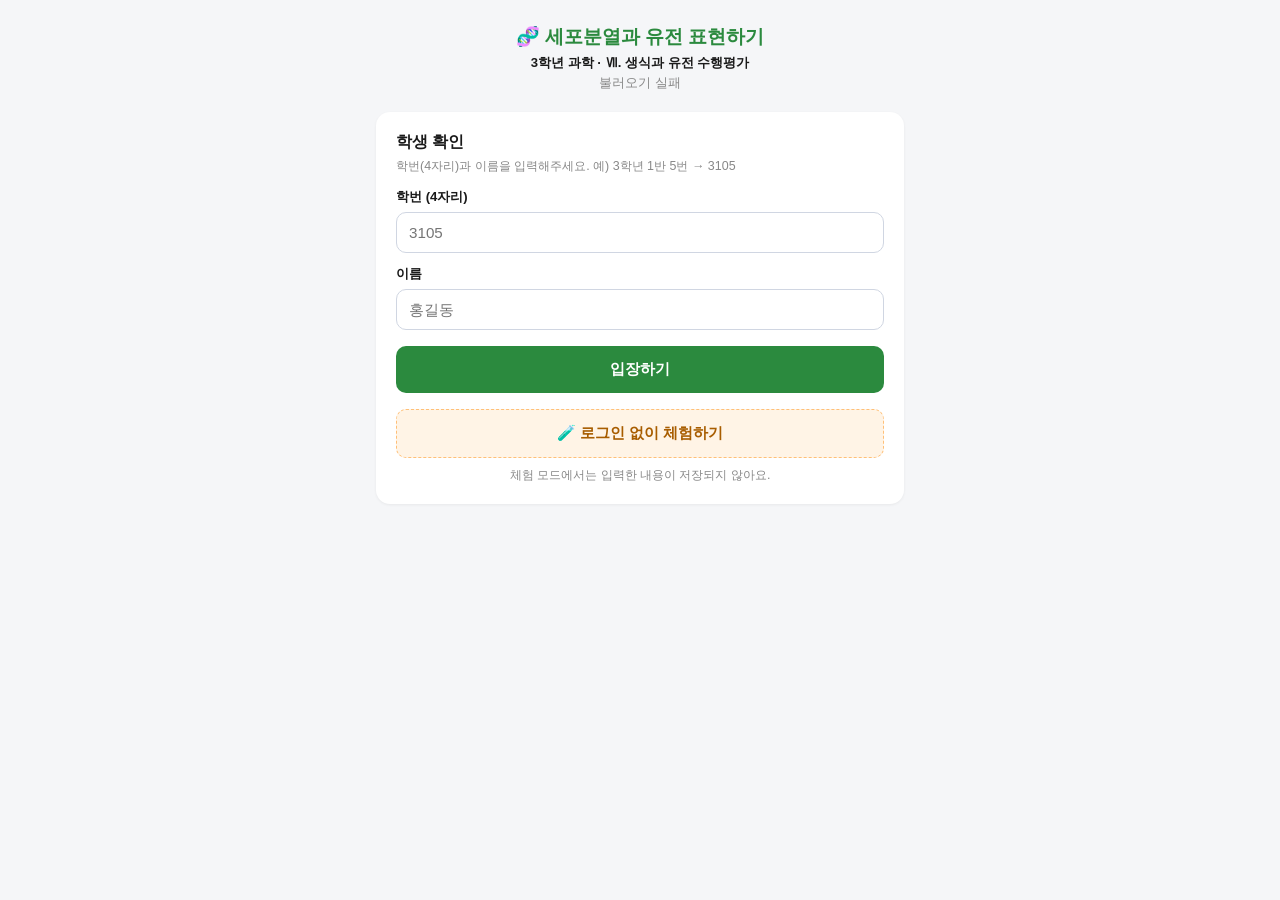
<file: my-score.html>
<!DOCTYPE html>
<html lang="ko">
<head>
<meta charset="UTF-8">
<meta name="viewport" content="width=device-width, initial-scale=1.0">
<title>내 점수 확인 — 세포분열과 유전 표현하기</title>
<link rel="stylesheet" href="common.css?v=5">
<style>
.alert { border-radius: 14px; padding: 14px 16px; margin-bottom: 14px; font-size: 0.9rem; line-height: 1.65; }
.alert.miss { background: var(--danger-soft); border: 2px solid #f1a9a0; color: #8a1f12; }
.alert.miss b.big { display: block; font-size: 1.02rem; margin-bottom: 4px; }
.alert.miss ul { margin: 6px 0; padding-left: 20px; font-weight: 700; }
.alert.ok { background: var(--accent-soft); color: var(--accent); font-weight: 700; }
.alert.info { background: #f1f3f5; color: #555; }
.total { display: flex; align-items: baseline; gap: 10px; flex-wrap: wrap; }
.total .num { font-size: 2rem; font-weight: 800; color: var(--accent); }
.total .of { font-size: 1rem; color: var(--text-muted); font-weight: 700; }
.areas { display: grid; grid-template-columns: repeat(auto-fit, minmax(120px, 1fr)); gap: 8px; margin-top: 10px; }
.areas div { background: var(--bg); border-radius: 10px; padding: 8px 10px; font-size: 0.78rem; color: var(--text-muted); }
.areas b { display: block; font-size: 1.05rem; color: var(--text); }
.sec h2 { display: flex; justify-content: space-between; gap: 8px; align-items: baseline; }
.sec h2 small { font-size: 0.8rem; color: var(--text-muted); font-weight: 600; white-space: nowrap; }
.picks { display: flex; flex-wrap: wrap; gap: 6px; margin: 4px 0 2px; }
.picks span { background: #f2f4fa; border-radius: 8px; padding: 5px 10px; font-size: 0.8rem; }
.picks span b { color: var(--accent); margin-right: 4px; }
.item { border-top: 1px dashed #dde3ea; padding-top: 12px; margin-top: 12px; }
.item-head { display: flex; justify-content: space-between; gap: 8px; align-items: flex-start; }
.item-head h3 { margin: 0; font-size: 0.9rem; }
.pill { flex-shrink: 0; font-weight: 800; font-size: 0.86rem; border-radius: 999px; padding: 3px 12px; background: var(--accent-soft); color: var(--accent); }
.pill.full { background: var(--accent); color: #fff; }
.pill.wait { background: #f1f3f5; color: #999; font-weight: 600; }
.ans { margin-top: 6px; }
.ans b { display: block; font-size: 0.74rem; color: var(--accent); margin-top: 8px; }
.ans div { white-space: pre-wrap; word-break: break-word; font-size: 0.88rem; line-height: 1.6; background: #f8f9fc; border-radius: 8px; padding: 8px 10px; }
.ans .none { color: #bbb; }
.ans .nosub { color: var(--danger); background: var(--danger-soft); font-weight: 700; }
.rub { margin-top: 8px; font-size: 0.78rem; line-height: 1.5; }
.rub div { display: flex; gap: 8px; padding: 4px 8px; border-radius: 8px; color: #666; }
.rub i { font-style: normal; font-weight: 800; min-width: 28px; color: var(--accent); }
.rub div.mine { background: #fff3bf; color: #4a3b00; font-weight: 600; box-shadow: inset 3px 0 0 #fab005; }
.rub div.mine::after { content: '← 내 점수'; margin-left: auto; white-space: nowrap; color: #c08a00; font-weight: 800; }
.peer-row { background: #f8f9fc; border-radius: 8px; padding: 8px 10px; margin-top: 6px; font-size: 0.84rem; line-height: 1.55; }
.peer-row b { color: var(--accent); }
</style>
</head>
<body>
<div class="wrap">
  <div id="dc-head"></div>
  <div id="main"><div class="loading-state">불러오는 중...</div></div>
</div>

<script src="session.js?v=5"></script>
<script src="cg.js?v=7"></script>
<script src="crit.js?v=2"></script>
<script>
// 판다쌤 웹앱(gas/Code.gs) — {action:'mine'}로 두 실전 응답 시트에서 내 행만 받아 온다
const SERVER_URL = 'https://script.google.com/macros/s/AKfycby5omdOfIpwg5KlOCwMS5L5zwbfZuF97qz8LyW-MUQWnKer11zBdh0CgAs-cPJ8CeH4/exec';
const CRIT = DC.CRIT, MAX_TOTAL = CRIT.reduce((s, c) => s + c.max, 0);
const AREAS = [
  { src: 'panda', icon: '🐼', title: '활동 1 · 판다로 확인하는 멘델의 유전법칙', short: '판다 유전 논술', test: '🐼 판다 유전 논술 (실전 · 구글폼)' },
  { src: 'essay', icon: '🔬', title: '활동 2 · 세포분열 표현하기 개인 논술', short: '세포분열 논술', test: '🔬 세포분열 개인 논술 (실전 · 구글폼)' },
  { src: 'peer', icon: '💬', title: '활동 2 · 모둠 발표 동료평가', short: '동료평가' },
];
const has = v => v !== undefined && v !== null && v !== '';

function ansText(v) {
  if (v && typeof v === 'object') { // 판다 결과표 (실전 폼에 적은 숫자)
    const rows = [['g', '우리 모둠'], ['c', '반 전체']].filter(([k]) => has(v[k + 'b']) || has(v[k + 'r']))
      .map(([k, l]) => `${l}: 검정 ${v[k + 'b'] || '-'} / 갈색 ${v[k + 'r'] || '-'}`);
    return rows.length ? `<div>${DC.esc(rows.join('\n'))}</div>` : '<div class="none">(빈칸)</div>';
  }
  return has(v) && String(v).trim() ? `<div>${DC.esc(v)}</div>` : '<div class="none">(빈칸)</div>';
}

// 판다 실전 레코드의 counts{gb,gr,cb,cr} → ansText가 읽는 {gb,gr,cb,cr} 그대로 쓰도록 맞춤
function pandaVal(rec, f) { return f === 'counts' ? rec.counts : rec[f]; }

function rubricHtml(c, my) {
  return '<div class="rub">' + c.rubric.map(([t, rows]) => (t ? `<div style="font-weight:700">${DC.esc(t)}</div>` : '') +
    rows.map(([p, d]) => `<div class="${has(my) && +my === p ? 'mine' : ''}"><i>${p}점</i><span>${DC.esc(d)}</span></div>`).join('')).join('') + '</div>';
}

function itemHtml(c, bodyHtml, sc, open) {
  const v = sc ? sc[c.id] : undefined;
  const pill = !open ? '<span class="pill wait">공개 전</span>'
    : has(v) ? `<span class="pill${+v === c.max ? ' full' : ''}">${v} / ${c.max}점</span>` : '<span class="pill wait">채점 전</span>';
  return `<div class="item"><div class="item-head"><h3>${DC.esc(c.label)}</h3>${pill}</div>${bodyHtml}` +
    // 점수가 있으면 기준표를 펼쳐 내 점수 줄을 노랗게, 아직 없으면 접어 둔다(화면이 너무 길어지지 않게)
    (open && has(v) ? rubricHtml(c, v) : `<details><summary class="dc-muted" style="cursor:pointer;margin-top:6px">📋 평가 기준 보기</summary>${rubricHtml(c)}</details>`) + '</div>';
}

DC.start({ title: '📊 내 점수 확인', subtitle: '세포분열과 유전 표현하기 · 수행평가 ' + MAX_TOTAL + '점' }).then(async () => {
  const me = DC.student, ban = DC.myBan(), main = document.getElementById('main');
  if (DC.isGuest()) { main.innerHTML = '<div class="alert info">🧪 체험 모드에서는 점수 확인판을 볼 수 없어요. 학번과 이름으로 로그인해 주세요.</div>'; return; }

  const [sc, conf, pick, peerAll, srv] = await Promise.all([
    DC.get(`scores/${ban}/${me.id}`).catch(() => null),
    DC.get('scoreConfig').catch(() => null),
    DC.get(`pick/${ban}/${me.id}`).catch(() => null),
    DC.get(`peer/${ban}`).catch(() => null),
    fetch(SERVER_URL, { method: 'POST', body: JSON.stringify({ action: 'mine', id: me.id, name: me.name }) }) // text/plain → CORS 사전 요청 없음
      .then(r => r.json()).catch(e => ({ ok: false, error: e.message })),
  ]);
  const open = !!(conf && conf.open) || me.isTeacher;

  // 실전 제출 기록
  const real = { panda: null, essay: null }, held = { panda: false, essay: false };
  let srvErr = '';
  if (srv && srv.ok && srv.panda && srv.div) {
    if (!srv.panda.error) { real.panda = DC.parsePandaReal(srv.panda).out[me.id] || null; held.panda = !!srv.panda.classHeld; }
    if (!srv.div.error) { real.essay = DC.parseDivReal(srv.div).out[me.id] || null; held.essay = !!srv.div.classHeld; }
    if (srv.panda.error || srv.div.error) srvErr = '일부 실전 기록을 불러오지 못했어요.';
  } else srvErr = '실전 제출 기록을 불러오지 못했어요' + (srv && srv.error ? ` (${srv.error})` : '') + '. 잠시 뒤 새로고침해 주세요.';

  // 동료평가: peer/{반}/{발표 칸}/{평가자}
  const myPeer = DC.SLOTS.filter(s => peerAll && peerAll[s.id] && peerAll[s.id][me.id]).map(s => Object.assign({ slot: s.id }, peerAll[s.id][me.id]));
  const peerNeed = DC.SLOTS.length - (pick && DC.slot(pick.slot) ? 1 : 0);

  let h = '';
  // ---------- 맨 위: 실전 미제출 안내 ----------
  const missing = AREAS.filter(a => a.test && held[a.src] && !real[a.src]);
  if (missing.length) {
    h += `<div class="alert miss"><b class="big">⚠️ 아직 제출하지 않은 실전 평가가 있어요!</b>` +
      `<ul>${missing.map(a => `<li>${a.test}</li>`).join('')}</ul>` +
      `이 평가는 점수에 들어가요. <b>김병선 선생님께 꼭 찾아와서</b> 언제 응시할 수 있는지 안내받으세요. 🙋</div>`;
  } else if (!srvErr && AREAS.every(a => !a.test || real[a.src])) {
    h += '<div class="alert ok">✅ 실전 평가 2개를 모두 제출했어요.</div>';
  }
  const notYet = AREAS.filter(a => a.test && !held[a.src] && !real[a.src]);
  if (!srvErr && notYet.length) h += `<div class="alert info">📅 ${notYet.map(a => a.short).join(', ')} 실전은 우리 반이 아직 치르기 전이에요.</div>`;
  if (srvErr) h += `<div class="alert info">⚠️ ${DC.esc(srvErr)}</div>`;

  // ---------- 총점 ----------
  const areaSum = a => CRIT.filter(c => c.src === a.src).reduce((s, c) => s + (sc && has(sc[c.id]) ? +sc[c.id] : 0), 0);
  const areaMax = a => CRIT.filter(c => c.src === a.src).reduce((s, c) => s + c.max, 0);
  const graded = CRIT.filter(c => sc && has(sc[c.id])).length;
  h += '<div class="card">' + (open
    ? `<div class="total"><span class="num">${AREAS.reduce((s, a) => s + areaSum(a), 0)}</span><span class="of">/ ${MAX_TOTAL}점</span>` +
      `<span class="dc-muted">${graded < CRIT.length ? `채점된 항목 ${graded} / ${CRIT.length} — 나머지는 채점 중이에요` : '모든 항목 채점 완료'}</span></div>` +
      `<div class="areas">${AREAS.map(a => `<div>${a.icon} ${a.short}<b>${areaSum(a)} / ${areaMax(a)}</b></div>`).join('')}</div>`
    : `<h2>🔒 점수는 아직 공개 전이에요</h2><p class="hint" style="margin:0">선생님이 채점을 마치고 공개하면 여기에 점수가 보여요. 지금은 내가 제출한 내용과 평가 기준을 미리 확인할 수 있어요.</p>`) +
    `<p class="hint" style="margin:10px 0 0">아래에서 <b>내가 고른 것·쓴 내용</b>과 <b>점수</b>, 그 점수에 해당하는 <b>평가 기준(노란 줄)</b>을 함께 볼 수 있어요. 점수가 이해되지 않으면 선생님께 질문하세요.</p></div>`;

  // ---------- 영역별 ----------
  AREAS.forEach(a => {
    const crits = CRIT.filter(c => c.src === a.src);
    h += `<div class="card sec"><h2>${a.icon} ${a.title} <small>${open ? `${areaSum(a)} / ` : ''}${areaMax(a)}점</small></h2>`;
    if (a.src === 'panda') {
      const r = real.panda;
      h += r ? `<div class="picks"><span><b>제출</b>${DC.fmtTime(r.ts)}</span>${r.role ? `<span><b>나의 역할</b>${DC.esc(r.role)}</span>` : ''}</div>`
        : '<div class="ans"><div class="nosub">실전 미제출</div></div>';
      crits.forEach(c => {
        const body = r ? '<div class="ans">' + c.fields.map(([f, l]) => `<b>${DC.esc(l)}</b>${ansText(pandaVal(r, f))}`).join('') + '</div>' : '';
        h += itemHtml(c, body, sc, open);
      });
    } else if (a.src === 'essay') {
      const r = real.essay, ea = r ? r.answers : {};
      h += r ? `<div class="picks"><span><b>제출</b>${DC.fmtTime(r.ts)}</span><span><b>우리 모둠</b>${DC.esc(DC.slotLabel(ea.mySlot) || '-')}</span>` +
        `<span><b>문항 2 매체</b>${DC.esc((DC.MEDIA_ICON[ea.otherMedia] || '') + ' ' + (ea.otherMedia || '-'))}</span></div>`
        : '<div class="ans"><div class="nosub">실전 미제출</div></div>';
      crits.forEach(c => {
        const fs = c.fields.filter(([f]) => !['mySlot', 'otherMedia'].includes(f)); // 모둠·매체는 위 칩으로
        const body = r ? '<div class="ans">' + fs.map(([f, l]) => `<b>${DC.esc(l)}</b>${ansText(ea[f])}`).join('') + '</div>' : '';
        h += itemHtml(c, body, sc, open);
      });
    } else {
      const body = `<div class="picks"><span><b>평가한 모둠</b>${myPeer.length} / ${peerNeed}</span>${pick && DC.slot(pick.slot) ? `<span><b>우리 모둠</b>${DC.esc(DC.slotLabel(pick.slot))}</span>` : ''}</div>` +
        (myPeer.length ? myPeer.map(p => `<div class="peer-row"><b>${DC.esc(DC.slotLabel(p.slot))}</b> · 기억에 남는 단계: <b>${DC.esc(p.stage)}</b><br>${DC.nl2br(p.how)}<br>💬 ${DC.esc(p.cheer)}</div>`).join('')
          : '<div class="ans"><div class="none">(동료평가 기록 없음)</div></div>');
      crits.forEach(c => { h += itemHtml(c, body, sc, open); });
    }
    h += '</div>';
  });
  main.innerHTML = h;
});
</script>
</body>
</html>
</file>
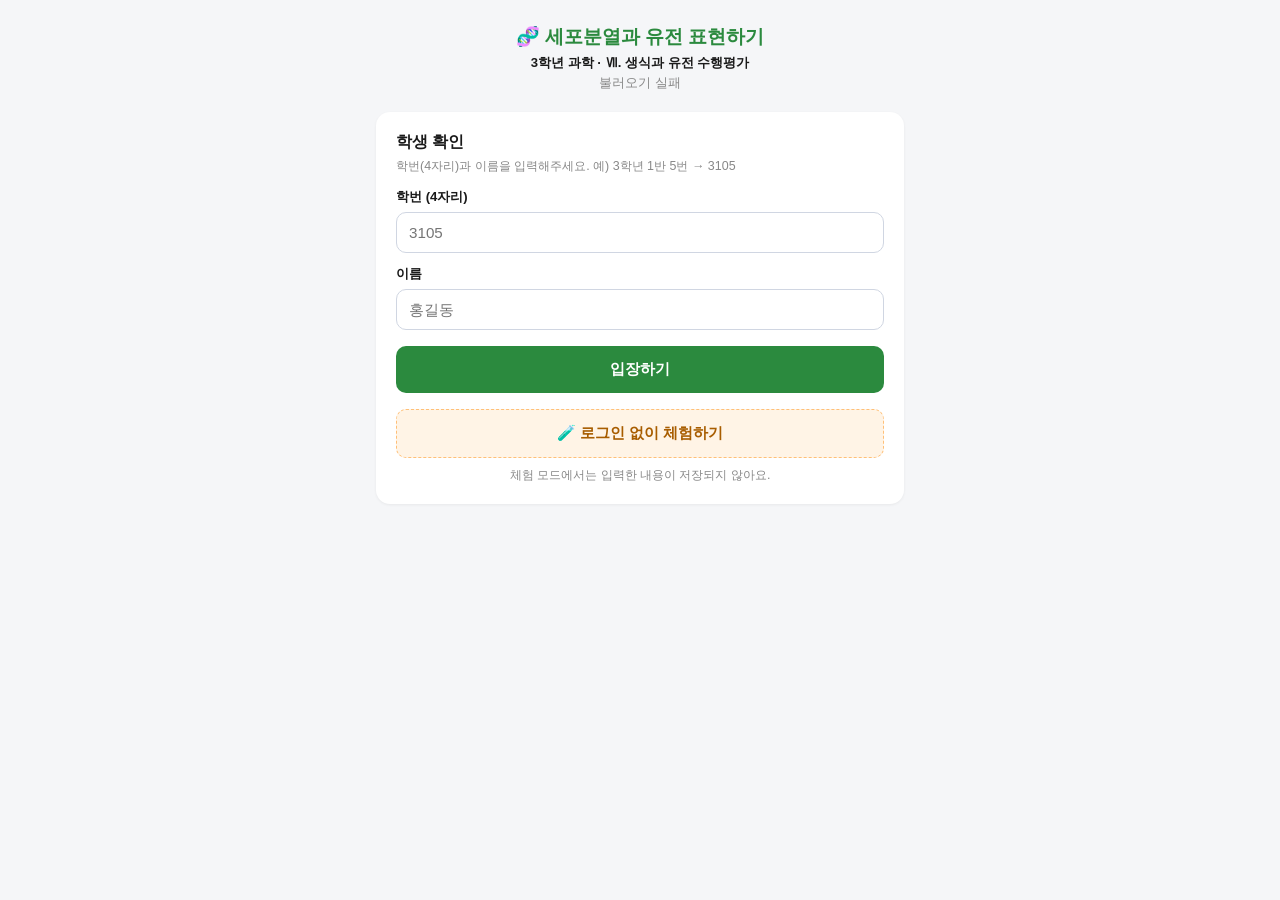
<file: panda.html>
<!DOCTYPE html>
<html lang="ko">
<head>
<meta charset="UTF-8">
<meta name="viewport" content="width=device-width, initial-scale=1.0">
<title>판다로 확인하는 멘델의 유전법칙 — 세포분열과 유전 표현하기</title>
<link rel="stylesheet" href="common.css?v=5">
<style>
.floor { display: grid; grid-template-columns: 64px 1fr; gap: 4px 10px; font-size: 0.82rem; line-height: 1.55; margin: 8px 0; }
.floor b { color: var(--accent); }
.cg-practice-note { background: #fff9db; border: 1.5px solid #ffe066; border-radius: 12px; padding: 10px 14px; font-size: 0.86rem; line-height: 1.6; margin-bottom: 12px; }
.cg-fb { margin-top: 6px; background: #e7f5ff; border-left: 4px solid #1c7ed6; border-radius: 8px; padding: 7px 10px; font-size: 0.84rem; line-height: 1.55; white-space: pre-wrap; }
.cg-fb b { color: #1864ab; }
.cg-fb-sum { background: #e7f5ff; border-radius: 12px; padding: 9px 14px; font-size: 0.86rem; margin-bottom: 12px; color: #1864ab; }
.gene { font-family: Consolas, monospace; font-weight: 700; background: #f2f4fa; border-radius: 4px; padding: 0 4px; }
</style>
</head>
<body>
<div class="wrap">
  <div id="dc-head"></div>
  <div class="cg-practice-note">✏️ <b>여기는 연습장이에요.</b> 여기에 쓴 답은 점수에 들어가지 않고, 선생님이 읽고 <b>피드백</b>을 달아 주세요.<br>
    실제 점수는 수업 시간에 <b>구글폼 실전 논술(시험 모드)</b>로 매겨요. 실전에서는 판다쌤과 이 페이지를 볼 수 없으니, 연습하면서 내 말로 정리해 두세요.</div>
  <div id="fbSummary"></div>
  <div id="form"></div>
</div>

<script src="session.js?v=5"></script>
<script src="cg.js?v=7"></script>
<script src="coach.js?v=5"></script>
<script>
const GAME = '<div class="concept"><h3>🐼 판다의 유전 (마인크래프트) 다시 보기</h3>' +
  '<div class="floor">' +
  '<b>4층</b><div>할아버지·할머니 판다 = <b>어버이(순종)</b> — 검정 판다 <span class="gene">BB</span> × 갈색 판다 <span class="gene">bb</span></div>' +
  '<b>3층</b><div>부모 판다 = <b>자손 1대(잡종)</b> <span class="gene">Bb</span> — 서로 교배시켜 아기 판다를 만듦</div>' +
  '<b>1층·바깥</b><div>아기 판다 = <b>자손 2대(??)</b> — 색(검정/갈색)에 따라 분류해서 셈</div>' +
  '</div><p class="dc-muted" style="margin:0">모둠 기록지를 보면서 결과를 옮겨 적고, 모둠 토의 내용을 바탕으로 <b>내 생각을 내 말로</b> 써요.</p></div>';

const N = v => (v === '' || v === null || v === undefined || isNaN(+v)) ? null : +v;
function ratioText(b, r) {
  b = N(b); r = N(r);
  if (b === null || r === null) return '-';
  if (r === 0) return b > 0 ? '갈색 0' : '-';
  return (b / r).toFixed(2) + ' (약 ' + (Math.round(b / r * 10) / 10) + ' : 1)';
}

// ---------- 모의 실험 결과표 ----------
// 우리 모둠 결과는 모둠원 한 명만 입력하면 공유된다: pandaResult/{반}/{모둠} = { black, brown, lastEditorName, updatedAt }
// 반 전체·전교는 지금까지 입력된 모둠 결과를 자동으로 더한다. 모둠 배정은 교사가 한다: pandaTeam/{반}/{학번} = { group }
const R = { ban: '', team: null, members: [], all: {}, loadedAt: 0, ready: false };
const RESULT_BOX = '<label class="field-label">모의 실험 결과 (자손 2대 아기 판다 수)</label>' +
  '<div class="dc-hint">잘못 분류된 판다도 색을 잘 보고 포함해서 센 결과를 적어요. <b>우리 모둠 결과는 모둠에서 한 명만 입력</b>하면 모둠원 모두에게 공유되고, 반 전체·전교는 입력된 결과가 자동으로 합산돼요.</div>' +
  '<div id="resultBox"><div class="loading-state">불러오는 중...</div></div>';

function sumOf(groups) {
  let b = 0, r = 0, n = 0;
  Object.values(groups || {}).forEach(x => { if (x && N(x.black) !== null && N(x.brown) !== null) { b += +x.black; r += +x.brown; n++; } });
  return { b, r, n };
}
function totals() {
  const all = R.all || {};
  const cls = sumOf(all[R.ban]);
  // 전교: 실제 반만 합산(교사 테스트 반 'T'는 테스트 중일 때만 포함)
  const bans = Object.keys(all).filter(k => k !== 'T' || R.ban === 'T');
  let b = 0, r = 0, n = 0, nb = 0;
  bans.forEach(k => { const t = sumOf(all[k]); if (t.n) { b += t.b; r += t.r; n += t.n; nb++; } });
  return { cls, school: { b, r, n, nb } };
}
const mine = () => R.team && R.all[R.ban] ? R.all[R.ban][R.team] : null;

function renderResultTable() {
  const box = document.getElementById('resultBox'); if (!box) return;
  const dis = R.team ? '' : ' disabled';
  box.innerHTML = '<table class="cg-table"><tr><th></th><th>검정</th><th>갈색</th><th>검정 ÷ 갈색</th></tr>' +
    '<tr><th>우리 모둠<small id="rgNote"></small></th>' +
    `<td><input type="number" min="0" inputmode="numeric" id="rgB"${dis}></td><td><input type="number" min="0" inputmode="numeric" id="rgR"${dis}></td><td class="ratio" id="rgRatio">-</td></tr>` +
    '<tr><th>반 전체<small id="rcNote"></small></th><td id="rcB">-</td><td id="rcR">-</td><td class="ratio" id="rcRatio">-</td></tr>' +
    '<tr><th>전교<small id="rsNote"></small></th><td id="rsB">-</td><td id="rsR">-</td><td class="ratio" id="rsRatio">-</td></tr></table>' +
    (R.team ? '<div class="error-msg" id="rgErr"></div><div class="ok-msg" id="rgOk"></div><button class="btn small" id="rgSave" style="margin-top:8px">💾 우리 모둠 결과 저장 (모둠원 모두에게 공유)</button>'
      : '<div class="dc-locked" style="margin-top:8px">선생님이 아직 판다 모둠을 배정하지 않았어요. 배정되면 우리 모둠 결과를 입력할 수 있어요.</div>');
  ['rgB', 'rgR'].forEach(id => document.getElementById(id).addEventListener('input', () => {
    document.getElementById('rgRatio').textContent = ratioText(document.getElementById('rgB').value, document.getElementById('rgR').value);
  }));
  if (R.team) document.getElementById('rgSave').onclick = saveTeamResult;
  syncInputs(true);
  refreshTotals();
}

// 서버 값을 입력칸에 반영 — 학생이 고치는 중인 칸(서버 값과 다르게 바꾼 칸)은 건드리지 않는다.
function syncInputs(force) {
  const m = mine() || {};
  [['rgB', m.black], ['rgR', m.brown]].forEach(([id, v]) => {
    const el = document.getElementById(id); if (!el) return;
    const sv = v === undefined || v === null ? '' : String(v);
    if (force || (el.value === (el.dataset.server ?? '') && document.activeElement !== el)) el.value = sv;
    el.dataset.server = sv;
  });
  const g = document.getElementById('rgB');
  if (g) document.getElementById('rgRatio').textContent = ratioText(g.value, document.getElementById('rgR').value);
}
function refreshTotals() {
  if (!document.getElementById('rcB')) return;
  const m = mine();
  document.getElementById('rgNote').innerHTML = R.team
    ? `${R.team}모둠 · ${m ? `${DC.esc(m.lastEditorName || '')} 입력 ${DC.fmtTime(m.updatedAt)}` : '아직 입력 전'}` + (R.members.length ? `<br>${DC.esc(R.members.join(', '))}` : '')
    : '모둠 배정 전';
  const t = totals();
  [['c', t.cls, `${t.cls.n}개 모둠 합계`], ['s', t.school, `${t.school.nb}개 반 · ${t.school.n}개 모둠 합계`]].forEach(([k, v, note]) => {
    document.getElementById(`r${k}B`).textContent = v.n ? v.b : '-';
    document.getElementById(`r${k}R`).textContent = v.n ? v.r : '-';
    document.getElementById(`r${k}Ratio`).textContent = v.n ? ratioText(v.b, v.r) : '-';
    document.getElementById(`r${k}Note`).textContent = v.n ? `지금까지 ${note}` : '아직 입력된 모둠 없음';
  });
}

async function saveTeamResult() {
  const err = document.getElementById('rgErr'), ok = document.getElementById('rgOk');
  err.classList.remove('show'); ok.classList.remove('show');
  const b = N(document.getElementById('rgB').value), r = N(document.getElementById('rgR').value);
  if (b === null || r === null || b < 0 || r < 0) { err.textContent = '검정·갈색 판다 수를 모두 0 이상의 숫자로 적어 주세요.'; err.classList.add('show'); return; }
  const btn = document.getElementById('rgSave');
  btn.disabled = true;
  try {
    const path = `pandaResult/${R.ban}/${R.team}`;
    const cur = await DC.get(path).catch(() => null);
    if (cur && cur.updatedAt && cur.updatedAt !== R.loadedAt && (cur.black !== b || cur.brown !== r) &&
      !confirm(`그 사이 ${cur.lastEditorName || '다른 모둠원'}이(가) 우리 모둠 결과를 검정 ${cur.black} / 갈색 ${cur.brown}(으)로 저장했어요.\n내가 쓴 검정 ${b} / 갈색 ${r}(으)로 바꿀까요?`)) {
      await loadResults(true); return;
    }
    const rec = { black: b, brown: r, lastEditor: DC.student.id, lastEditorName: DC.student.name, updatedAt: Date.now() };
    await DC.put(path, rec);
    R.all[R.ban] = R.all[R.ban] || {}; R.all[R.ban][R.team] = rec; R.loadedAt = rec.updatedAt;
    syncInputs(true); refreshTotals();
    ok.textContent = '저장되었어요! 모둠원 화면에도 바로 보여요.'; ok.classList.add('show');
  } catch (e) {
    err.textContent = e.message + ' — 다시 눌러 주세요.'; err.classList.add('show');
  } finally { btn.disabled = false; }
}

// 선생님 피드백: pandaFb/{반}/{학번}/{q1~q5|counts|all} = { text, updatedAt } (teacher.html에서 작성)
const FB_LABEL = { counts: '모의 실험 결과', q1: '1번', q2: '2번', q3: '3번', q4: '4번', q5: '5번', all: '전체' };
async function showFeedback() {
  const fb = (await DC.get(`pandaFb/${DC.myBan()}/${DC.student.id}`).catch(() => null)) || {};
  const keys = Object.keys(fb).filter(k => fb[k] && fb[k].text);
  document.getElementById('fbSummary').innerHTML = keys.length
    ? `<div class="cg-fb-sum">💬 선생님 피드백이 <b>${keys.length}개</b> 있어요. 각 문항 아래 파란 상자를 확인하세요.${fb.all && fb.all.text ? `<div class="cg-fb" style="margin-top:6px"><b>전체</b> · ${DC.fmtTime(fb.all.updatedAt)}
${DC.esc(fb.all.text)}</div>` : ''}</div>` : '';
  keys.filter(k => k !== 'all').forEach(k => {
    const box = k === 'counts' ? document.getElementById('resultBox') : document.querySelector(`[data-fid="${k}"]`);
    if (!box) return;

    const d = document.createElement('div');
    d.className = 'cg-fb';
    d.innerHTML = `<b>💬 선생님 피드백 (${FB_LABEL[k]})</b> · ${DC.fmtTime(fb[k].updatedAt)}
${DC.esc(fb[k].text)}`;
    if (k === 'counts') box.insertAdjacentElement('afterend', d); // resultBox 안은 결과표가 다시 그려지므로 바깥에
    else (box.closest('.cg-q') || box.parentElement).appendChild(d);
  });
}

async function loadTeam() {
  const t = (await DC.get(`pandaTeam/${R.ban}`).catch(() => null)) || {};
  const my = t[DC.student.id];
  const team = my && my.group ? +my.group : null;
  R.members = team ? Object.values(t).filter(x => x && +x.group === team).sort((a, b) => (a.num || 0) - (b.num || 0)).map(x => x.name) : [];
  const changed = team !== R.team || !R.ready;
  R.team = team; R.ready = true;
  if (changed) renderResultTable(); else refreshTotals();
}
async function loadResults(force) {
  R.all = (await DC.get('pandaResult').catch(() => null)) || {};
  const m = mine(); R.loadedAt = m ? m.updatedAt : 0;
  syncInputs(force); refreshTotals();
}

const RUBRIC = [
  ['모의 활동에 유전 법칙 적용하기 (3점)', [
    [3, '모의 활동이나 사례 분석을 통해 멘델의 유전 법칙이 자손의 형질 결정에 어떻게 작용하는지 논리적 인과관계를 입증함.'],
    [2, '유전 법칙의 개념은 이해하고 있으나, 이를 탐구 데이터와 연결하여 설명하는 논리가 다소 개략적임.'],
    [1, '유전 법칙의 개념에 대한 이해가 다소 부족하며 모의 활동과의 연결이 미흡함.'],
  ]],
  ['모의 활동 결과 해석하기 (2점)', [
    [2, '모의 활동을 통해 얻은 수치 데이터를 정리하고, 멘델의 유전 원리에 따른 기댓값과 비교하여 올바르게 분석함.'],
    [1, '데이터를 정리하였으나, 수치가 가지는 확률적 경향성에 대한 분석이 다소 부족함.'],
  ]],
];
const RUBRIC_HTML = '<details class="cg-rubric"><summary>📋 평가 기준 보기</summary>' +
  RUBRIC.map(([t, rows]) => '<div style="font-weight:700;margin-top:6px">' + t + '</div><table>' +
    rows.map(r => '<tr><td class="pt">' + r[0] + '점</td><td>' + r[1] + '</td></tr>').join('') + '</table>').join('') + '</details>';

const GROUPS = [
  { title: '① 모의 실험 결과 기록하기', fields: [
    { type: 'info', html: GAME },
    { id: 'role', type: 'checks', short: '나의 역할', label: '나의 역할 (맡은 역할을 모두 골라요)', options: ['대장', '판다결혼정보회사직원', '판다유치원교사', '판다양로원직원', '철도공사직원'] },
    { type: 'info', html: RESULT_BOX },
  ] },
  { title: '② 유전의 원리 분석·도출하기 (개인 논술 · 9점)', fields: [
    { type: 'info', html: '<div style="font-size:0.82rem;line-height:1.6">모둠 토의 문항이에요. 토의한 내용을 바탕으로 <b>자기 말로</b> 답을 써요. 수치(판다 수, 비율)를 근거로 들면 더 좋아요.</div>' + RUBRIC_HTML },
    { id: 'q1', type: 'textarea', wrap: true, short: '1. 더 의미 있는 결과와 그 이유', label: '1. 우리 모둠 결과와 반 전체 결과 중, 어떤 결과가 더 의미있을까요? 그 이유는 무엇일까요?' },
    { id: 'q2', type: 'textarea', wrap: true, short: '2. 어버이 순종 교배 설명', label: '2. 어버이 순종 교배에 대해 설명하기', hint: '어떤 판다끼리 교배해서 어떤 판다들이 나왔는지?' },
    { id: 'q3', type: 'textarea', wrap: true, short: '3. 어버이 순종 교배로 추측할 수 있는 것', label: '3. 어버이 순종 판다 교배의 결과로 추측해볼 수 있는 것은?' },
    { id: 'q4', type: 'textarea', wrap: true, rows: 5, short: '4. 자손 1대 잡종 교배 설명', label: '4. 자손 1대 잡종 교배에 대해 설명하기', hint: '어떤 판다끼리 교배해서 어떤 판다들이 나왔는지? ★ 반 전체 결과가 어떤 정수비를 나타내는지에 대한 내용을 반드시 포함해요.' },
    { id: 'q5', type: 'textarea', wrap: true, rows: 5, short: '5. 자손 2대 정수비의 의미', label: '5. 자손 2대 검정 판다와 갈색 판다의 정수비가 갖는 의미는 무엇일까요?' },
  ] },
];

DC.start({ title: '🐼 판다로 확인하는 멘델의 유전법칙', subtitle: '활동 1 · 연습장 (실전은 구글폼 시험 모드)' }).then(() => {
  R.ban = DC.myBan();
  const formApi = DC.form({
    mount: '#form', key: 'panda', groups: GROUPS, saveLabel: '💾 연습 저장하기',
    required: ['q1', 'q2', 'q3', 'q4', 'q5'],
    validate: ans => {
      const gb = document.getElementById('rgB'), gr = document.getElementById('rgR');
      if (gb && (gb.value !== (gb.dataset.server ?? '') || gr.value !== (gr.dataset.server ?? '')))
        return '우리 모둠 결과에 저장하지 않은 숫자가 있어요. 먼저 "우리 모둠 결과 저장"을 눌러 주세요.';
      // 채점 참고용으로 저장 당시의 결과표를 함께 남긴다
      const m = mine() || {}, t = totals();
      ans.team = R.team || '';
      ans.counts = { gb: m.black ?? '', gr: m.brown ?? '', cb: t.cls.n ? t.cls.b : '', cr: t.cls.n ? t.cls.r : '', cn: t.cls.n,
        sb: t.school.n ? t.school.b : '', sr: t.school.n ? t.school.r : '', sn: t.school.n };
      return '';
    },
    onLoad: () => { loadTeam().then(() => loadResults(true)); showFeedback(); },
  });
  Coach.mount({ getDraft: () => formApi.values() });
  // 모둠원·다른 모둠이 결과를 저장하거나 선생님이 모둠을 배정하면 바로 반영
  // (실시간 연결은 1개만 — 모둠 배정은 10초마다 확인)
  const live = DC.listen('pandaResult', () => { loadResults(false); if (R.ready) loadTeam(); });
  setInterval(() => { if (!document.hidden && R.ready) loadTeam(); }, 10000);
  setInterval(() => { if (!document.hidden && R.ready) loadResults(false); }, live ? 30000 : 8000);
});
</script>
</body>
</html>
</file>
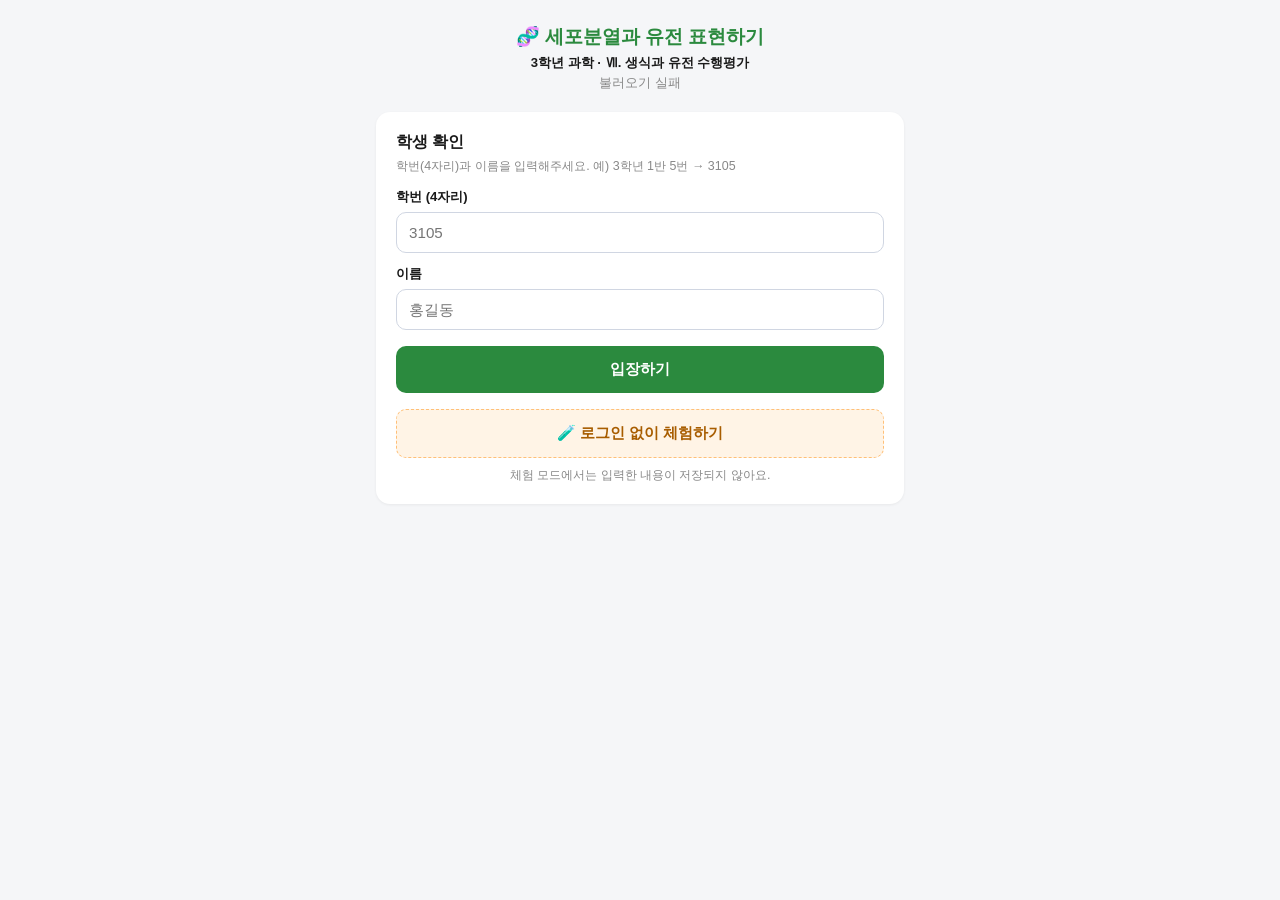
<file: peer-review.html>
<!DOCTYPE html>
<html lang="ko">
<head>
<meta charset="UTF-8">
<meta name="viewport" content="width=device-width, initial-scale=1.0">
<title>모둠 발표 동료평가 — 세포분열과 유전 표현하기</title>
<link rel="stylesheet" href="common.css?v=5">
<style>
.jump { display: flex; gap: 6px; flex-wrap: wrap; position: sticky; top: 0; z-index: 5; background: var(--bg); padding: 8px 0; }
.jump a { flex: 1; min-width: 70px; text-align: center; padding: 8px 6px; border-radius: 10px; background: var(--surface); border: 1.5px solid var(--border); font-size: 0.8rem; font-weight: 700; color: var(--text); text-decoration: none; }
.jump a.done { border-color: #2f9e44; color: #2b8a3e; background: #ebfbee; }
.jump a.mine { color: var(--text-muted); background: #f1f3f5; border-style: dashed; }
.prog { font-size: 0.86rem; font-weight: 700; margin: 2px 0 6px; }
.pcard { scroll-margin-top: 64px; }
.pcard .ghead { display: flex; justify-content: space-between; gap: 8px; align-items: flex-start; }
.pcard .ghead h2 { margin: 0; }
.badge { flex-shrink: 0; font-size: 0.74rem; font-weight: 700; padding: 4px 10px; border-radius: 999px; background: #f1f3f5; color: #868e96; }
.badge.done { background: #ebfbee; color: #2b8a3e; }
.members { font-size: 0.8rem; color: var(--text-muted); margin: 4px 0 2px; }
.pcard.mine { background: #f8f9fa; box-shadow: none; border: 1.5px dashed var(--border); }
</style>
</head>
<body>
<div class="wrap">
  <div id="dc-head"></div>
  <div class="card">
    <h2>💬 모둠 발표 듣고 평가하기</h2>
    <p class="hint">모둠마다 3분씩 발표해요. 발표를 들으면서 그 모둠 카드에 <b>① 가장 기억에 남는 단계</b>와 그 단계를 어떻게 표현했는지(또는 왜 기억에 남는지), <b>② 격려 한 줄</b>을 쓰고 <b>저장</b>하세요. 모둠마다 따로 저장되고, 끝날 때까지 고쳐서 다시 저장할 수 있어요.<br>📋 <b>동료평가 2점</b> — 우리 모둠을 뺀 <b>모든 모둠</b>을 평가하고, 기억에 남는 단계를 어떻게 표현했는지 <b>구체적으로</b> 쓰면 돼요.</p>
    <div id="note"></div>
  </div>
  <div class="jump" id="jump"></div>
  <div class="prog" id="prog"></div>
  <div id="cards"><div class="loading-state">불러오는 중...</div></div>
</div>

<script src="session.js?v=5"></script>
<script src="cg.js?v=7"></script>
<script>
let ban, mySlot = null, picks = {}, recs = {};
const FIELDS = [['stage', '기억에 남는 단계'], ['how', '어떻게 표현했나 (기억에 남는 까닭)'], ['cheer', '격려 한 줄']];
const targets = () => DC.SLOTS.filter(s => s.id !== mySlot);
const pickVals = r => ({ stage: (r && r.stage) || '', how: (r && r.how) || '', cheer: (r && r.cheer) || '' });

// 이 기기 임시저장 — 발표 중에 창을 닫거나 크롬북이 꺼져도 다시 열면 이어 쓸 수 있게
const draftKey = slot => `cgDraft:${DC.cfg.year}:peer/${ban}/${slot}/${DC.student.id}`;
function readDraft(slot) { try { return JSON.parse(localStorage.getItem(draftKey(slot)) || 'null'); } catch (e) { return null; } }
function writeDraft(slot, v) { if (DC.isGuest()) return; try { localStorage.setItem(draftKey(slot), JSON.stringify({ v, ts: Date.now() })); } catch (e) {} }
function clearDraft(slot) { try { localStorage.removeItem(draftKey(slot)); } catch (e) {} }

function stageOptions(div, val) {
  return '<option value="">— 단계를 고르세요 —</option>' + DC.STAGES[div].map(g =>
    `<optgroup label="${DC.escAttr(g.title)}">` + g.items.map(x => {
      const v = g.title + ' ' + x;
      return `<option value="${DC.escAttr(v)}"${v === val ? ' selected' : ''}>${DC.esc(g.title + ' · ' + x)}</option>`;
    }).join('') + '</optgroup>').join('');
}

function cardHtml(s) {
  const mem = DC.slotMembers(picks, s.id).map(m => m.name).join(', ');
  const head = `<div class="ghead"><h2>${DC.esc(DC.slotLabel(s.id))}</h2><span class="badge" id="b-${s.id}"></span></div>` +
    `<div class="members">${mem ? '발표: ' + DC.esc(mem) : '&nbsp;'}</div>`;
  if (s.id === mySlot) return `<div class="card pcard mine" id="c-${s.id}">${head}<p class="hint" style="margin:6px 0 0">🙋 우리 모둠이에요. 우리 모둠은 평가하지 않아요.</p></div>`;
  const rec = recs[s.id], d = readDraft(s.id);
  let v = pickVals(rec), restored = false;
  if (d && d.v && d.ts > (rec ? rec.updatedAt : 0) && JSON.stringify(pickVals(d.v)) !== JSON.stringify(v)) { v = pickVals(d.v); restored = true; }
  return `<div class="card pcard" id="c-${s.id}" data-slot="${s.id}">${head}` +
    (restored ? `<div class="cg-draft-note">📝 이 기기에 <b>서버에 아직 저장하지 않은 임시 내용</b>(${DC.fmtTime(d.ts)})이 있어 불러왔어요. 꼭 <b>저장</b>을 눌러 주세요.</div>` : '') +
    `<label class="field-label">1. 가장 기억에 남는 단계</label>` +
    `<select class="cg-select" data-k="stage">${stageOptions(s.div, v.stage)}</select>` +
    `<label class="field-label">친구들이 그 단계를 어떻게 표현했나요? (또는 왜 기억에 남나요?)</label>` +
    `<textarea data-k="how" rows="3" placeholder="예) 중기에 염색체들이 세포 가운데 한 줄로 늘어서는 모습을 ○○로 나타낸 게 인상적이었어요.">${DC.esc(v.how)}</textarea>` +
    `<label class="field-label">2. 발표한 친구들에게 격려 한 줄</label>` +
    `<input type="text" data-k="cheer" maxlength="100" placeholder="예) 염색체가 갈라지는 장면이 한눈에 보여서 이해가 쏙 됐어!" value="${DC.escAttr(v.cheer)}">` +
    `<div class="error-msg"></div><div class="ok-msg"></div>` +
    `<button class="btn" data-save>💾 이 모둠 평가 저장</button>` +
    `<div class="dc-saved"></div></div>`;
}

const vals = card => {
  const o = {};
  FIELDS.forEach(([k]) => { o[k] = card.querySelector(`[data-k="${k}"]`).value.trim(); });
  return o;
};

// 저장 상태(배지·저장된 내용·위쪽 바로가기·진행률)만 다시 그린다 — 입력칸은 건드리지 않음
function paintStatus() {
  DC.SLOTS.forEach(s => {
    const r = recs[s.id], b = document.getElementById('b-' + s.id);
    if (b) {
      b.className = 'badge' + (r ? ' done' : '');
      b.textContent = s.id === mySlot ? '우리 모둠' : r ? '✓ 저장됨 ' + DC.fmtTime(r.updatedAt) : '아직 안 씀';
    }
    const box = document.querySelector(`#c-${s.id} .dc-saved`);
    if (box) {
      const title = DC.isGuest() ? '🧪 체험 모드 (저장 안 됨)' : '💾 서버에 저장된 내용';
      box.innerHTML = r
        ? `<div class="dc-saved-title">${title} <span class="dc-muted">(${DC.fmtTime(r.updatedAt)})</span></div>` +
          FIELDS.map(([k, lab]) => `<div class="dc-saved-row"><b>${lab}</b><div>${DC.nl2br(r[k] || '')}</div></div>`).join('')
        : `<div class="dc-saved-title">${title}</div><div class="dc-muted">아직 저장한 내용이 없어요.</div>`;
    }
  });
  document.getElementById('jump').innerHTML = DC.SLOTS.map(s => {
    const cls = s.id === mySlot ? 'mine' : recs[s.id] ? 'done' : '';
    return `<a href="#c-${s.id}" class="${cls}">${s.no}모둠${s.id === mySlot ? ' 🙋' : recs[s.id] ? ' ✓' : ''}</a>`;
  }).join('');
  const n = targets().filter(s => recs[s.id]).length, all = targets().length;
  document.getElementById('prog').textContent = n >= all ? `🎉 ${all}개 모둠을 모두 평가했어요!` : `평가한 모둠 ${n} / ${all}`;
}

async function save(card) {
  const slot = card.dataset.slot, err = card.querySelector('.error-msg'), ok = card.querySelector('.ok-msg');
  err.classList.remove('show'); ok.classList.remove('show');
  const v = vals(card);
  const miss = FIELDS.filter(([k]) => !v[k]).map(([, lab]) => lab);
  if (miss.length) { err.textContent = '아직 비어 있어요: ' + miss.join(', '); err.classList.add('show'); return; }
  const btn = card.querySelector('[data-save]');
  btn.disabled = true; btn.textContent = '저장 중...';
  const s = DC.student;
  const rec = Object.assign({ id: s.id, name: s.name, num: s.num || 0, fromSlot: mySlot || '' }, v, { updatedAt: Date.now() });
  try {
    await DC.put(`peer/${ban}/${slot}/${s.id}`, rec);
    recs[slot] = rec;
    clearDraft(slot);
    const note = card.querySelector('.cg-draft-note'); if (note) note.remove();
    paintStatus();
    ok.textContent = DC.isGuest() ? '🧪 체험 모드라 서버에는 저장되지 않았어요.' : `저장되었어요! (${DC.fmtTime(rec.updatedAt)})`;
    ok.classList.add('show');
  } catch (e) {
    err.textContent = e.message + ' — 인터넷 연결을 확인하고 다시 눌러 주세요. (쓴 내용은 이 기기에 임시저장되어 있어요)'; err.classList.add('show');
  } finally { btn.disabled = false; btn.textContent = '💾 이 모둠 평가 저장'; }
}

const cardsEl = document.getElementById('cards');
const draftTimers = {};
cardsEl.addEventListener('input', e => {
  const card = e.target.closest('.pcard[data-slot]'); if (!card) return;
  const slot = card.dataset.slot;
  clearTimeout(draftTimers[slot]);
  draftTimers[slot] = setTimeout(() => writeDraft(slot, vals(card)), 400);
});
cardsEl.addEventListener('change', e => { if (e.target.dataset.k === 'stage') e.target.dispatchEvent(new Event('input', { bubbles: true })); });
cardsEl.addEventListener('click', e => { const b = e.target.closest('[data-save]'); if (b) save(b.closest('.pcard')); });

DC.start({ title: '🔬 세포분열 표현하기 · 동료평가', subtitle: '활동 2-③ · 모둠 발표 듣고 평가하기' }).then(async () => {
  ban = DC.myBan();
  const p = await DC.get(`pick/${ban}`).catch(() => null);
  picks = p || {};
  const mine = picks[DC.student.id];
  mySlot = mine && DC.slot(mine.slot) ? mine.slot : null;
  if (!mySlot && !DC.student.isTeacher) document.getElementById('note').innerHTML =
    '<div class="dc-info">🧩 아직 모둠이 정해지지 않아서 6개 모둠을 모두 평가할 수 있게 열어 두었어요. 모둠이 있는데 이 안내가 보이면 선생님께 말씀드려요.</div>';
  const got = await Promise.all(DC.SLOTS.map(s => DC.get(`peer/${ban}/${s.id}/${DC.student.id}`).catch(() => null)));
  DC.SLOTS.forEach((s, i) => { if (got[i]) recs[s.id] = got[i]; });
  cardsEl.innerHTML = DC.SLOTS.map(cardHtml).join('');
  paintStatus();
});
</script>
</body>
</html>
</file>
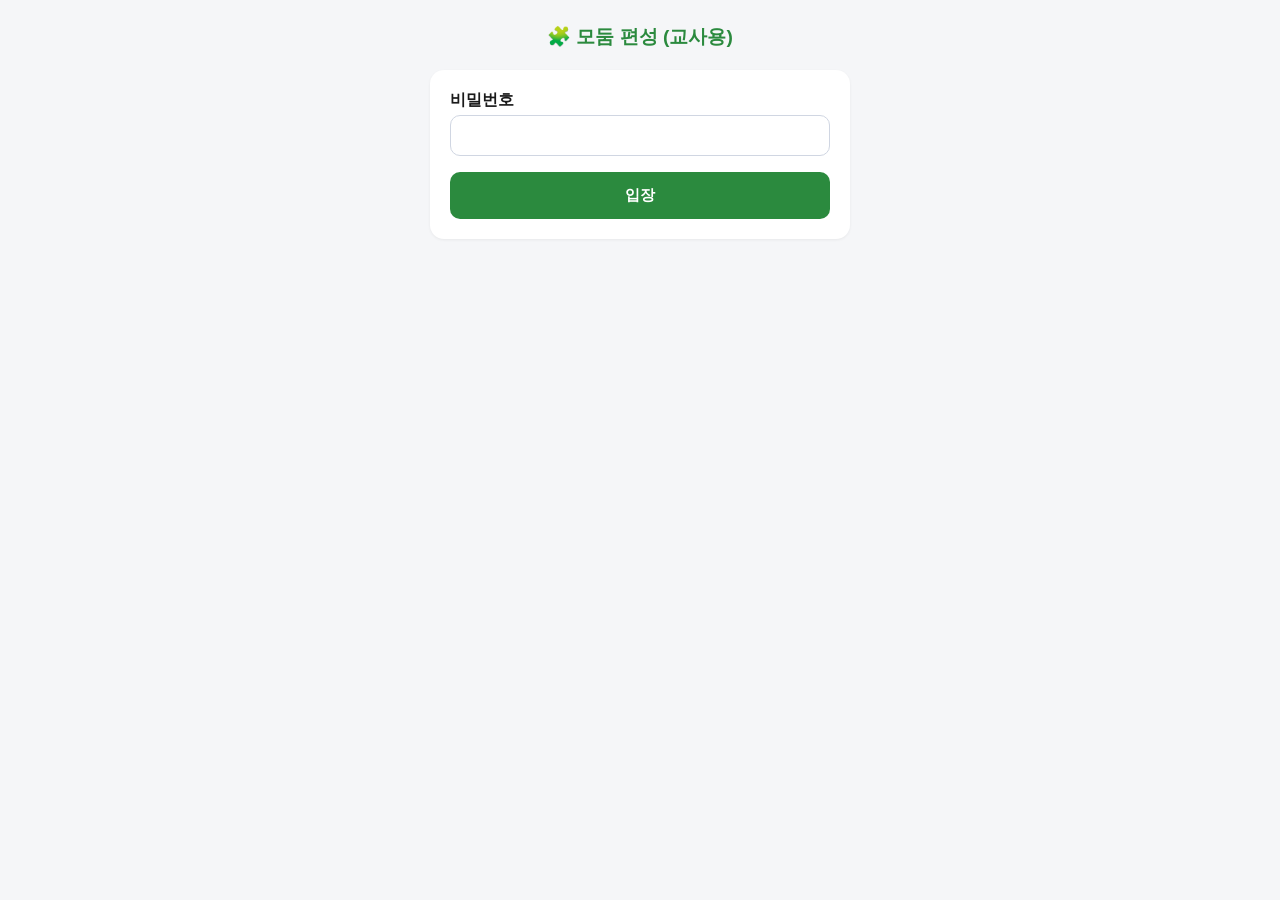
<file: teacher-groups.html>
<!DOCTYPE html>
<html lang="ko">
<head>
<meta charset="UTF-8">
<meta name="viewport" content="width=device-width, initial-scale=1.0">
<title>교사용 모둠 편성 — 세포분열과 유전 표현하기</title>
<link rel="stylesheet" href="common.css?v=5">
<style>
.wrap { max-width: 1150px; }
.step { display: none; } .step.active { display: block; }
.toolbar { display: flex; gap: 8px; flex-wrap: wrap; align-items: center; margin-bottom: 12px; }
.toolbar select, .toolbar input { padding: 9px; border-radius: 10px; border: 1.5px solid var(--accent); font-family: inherit; font-size: 0.88rem; }
.toolbar input { width: 70px; }
.toolbar .btn { width: auto; margin: 0; }
.big { font-size: 1rem !important; padding: 12px 18px !important; }
.btn.stop { background: var(--danger); }
.navlinks { font-size: 0.82rem; margin-bottom: 10px; }
.navlinks a { color: var(--accent); margin-right: 12px; font-weight: 700; }
.state { font-weight: 700; padding: 6px 12px; border-radius: 999px; font-size: 0.85rem; }
.state.on { background: #ebfbee; color: #2b8a3e; } .state.off { background: #f1f3f5; color: #495057; }
.groups { display: grid; grid-template-columns: repeat(3, minmax(0, 1fr)); gap: 10px; }
@media (max-width: 800px) { .groups { grid-template-columns: 1fr; } }
.gbox { background: var(--surface); border-radius: 12px; padding: 12px; box-shadow: 0 1px 3px rgba(0,0,0,0.06); }
.gbox h4 { margin: 0 0 6px; font-size: 0.88rem; display: flex; justify-content: space-between; gap: 6px; }
.gbox h4 .cnt { color: var(--accent); }
.gbox h4 .cnt.over { color: var(--danger); }
.mrow { display: flex; align-items: center; gap: 6px; font-size: 0.82rem; padding: 3px 0; border-top: 1px solid #f1f3f5; }
.mrow:first-of-type { border-top: none; }
.mrow .nm { flex: 1; }
.mrow .t { color: var(--text-muted); font-size: 0.7rem; }
.mrow select { font-size: 0.74rem; padding: 3px; border-radius: 6px; border: 1px solid var(--border); max-width: 130px; }
.unassigned { margin-top: 14px; }
.addbox { position: relative; margin-top: 8px; }
.gbox input.addin { width: 100%; padding: 7px 9px; font-size: 0.8rem; border: 1.5px dashed var(--border); border-radius: 8px; background: #fbfcfd; }
.gbox input.addin:focus { border-style: solid; border-color: var(--accent); background: #fff; }
.sugg { position: absolute; left: 0; right: 0; top: calc(100% + 2px); background: #fff; z-index: 20; border-radius: 8px; box-shadow: 0 4px 14px rgba(0,0,0,0.15); overflow: hidden; }
.sugg:empty { display: none; }
.sopt { padding: 7px 10px; font-size: 0.8rem; cursor: pointer; display: flex; justify-content: space-between; gap: 8px; }
.sopt.on, .sopt:hover { background: var(--accent-soft); }
.sopt .t { color: var(--text-muted); font-size: 0.72rem; }
.sopt .t.free { color: #2b8a3e; font-weight: 700; }
.sopt.none { color: var(--text-muted); cursor: default; background: none; }
.tabs2 { display: flex; gap: 8px; margin: 4px 0 14px; }
.tabs2 button { flex: 1; padding: 11px; border-radius: 12px; border: 2px solid var(--border); background: var(--surface); font-weight: 800; font-size: 0.92rem; cursor: pointer; font-family: inherit; color: var(--text-muted); }
.tabs2 button.on { border-color: var(--accent); background: var(--accent-soft); color: var(--accent); }
.sec { display: none; } .sec.on { display: block; }
.pres { font-size: 0.74rem; color: #555; background: #f6f8fa; border-radius: 8px; padding: 4px 8px; margin: 4px 0 6px; display: flex; justify-content: space-between; gap: 6px; align-items: center; }
.pres button { border: none; background: none; color: var(--danger); font-size: 0.7rem; cursor: pointer; }
</style>
</head>
<body>
<div class="wrap">
  <div class="header"><h1>🧩 모둠 편성 (교사용)</h1><p id="semLabel"></p></div>

  <div class="step active" id="step-pw">
    <div class="card" style="max-width:420px;margin:0 auto">
      <h2>비밀번호</h2>
      <input type="password" id="pwInput">
      <div class="error-msg" id="pwError"></div>
      <button class="btn" onclick="checkPw()">입장</button>
    </div>
  </div>

  <div class="step" id="step-main">
    <div class="navlinks"><a href="teacher.html">📝 채점 페이지</a><a href="teacher-groups.html">🧩 모둠 편성</a><a href="teacher-peer.html">💬 동료평가</a></div>
    <div class="toolbar">
      <select id="banSelect" onchange="changeBan()"></select>
      <span class="dc-muted" id="loadInfo"></span>
    </div>
    <div class="tabs2"><button data-tab="panda" onclick="setTab('panda')">🐼 판다 활동 모둠</button><button data-tab="div" onclick="setTab('div')">🧩 세포분열 모둠 (선착순)</button></div>

    <div class="sec" id="sec-panda">
      <div class="toolbar">
        <span style="font-size:0.85rem">모둠 수</span><input type="number" id="pCountIn" min="1" max="12"><button class="btn small secondary" onclick="savePCount()">저장</button>
        <button class="btn small secondary" onclick="splitP('num')">🔢 번호순으로 나누기</button>
        <button class="btn small secondary" onclick="splitP('random')">🎲 무작위로 나누기</button>
        <button class="btn small danger-outline" onclick="resetP()">🗑 판다 모둠 초기화</button>
      </div>
      <p class="hint">학생 옆 목록으로 모둠을 자유롭게 옮길 수 있어요. 배정하면 학생 판다 페이지에 바로 반영되고, 모둠 결과(검정·갈색)는 모둠원 한 명만 입력하면 공유돼요. 잘못 입력된 결과는 "결과 지우기"로 지울 수 있어요.</p>
      <div class="groups" id="pGroups"></div>
      <div class="card unassigned" id="pUnassigned"></div>
    </div>

    <div class="sec" id="sec-div">
    <div class="toolbar">
      <span class="state" id="stateTag"></span>
      <button class="btn big" id="toggleBtn" onclick="toggleOpen()"></button>
    </div>
    <div class="toolbar">
      <span style="font-size:0.85rem">칸당 정원</span><input type="number" id="capIn" min="1"><button class="btn small secondary" onclick="saveCap()">정원 저장</button>
      <span class="dc-muted" id="capInfo"></span>
      <button class="btn small secondary" onclick="autoAssign()">🎲 남은 학생 자동 배정</button>
      <button class="btn small danger-outline" onclick="resetAll()">🗑 이 반 편성 초기화</button>
    </div>
    <p class="hint">"▶ 고르기 시작"을 누르면 <b>학생 화면에 새로고침 없이 즉시</b> 선착순이 열려요(실시간 연결). 학생들은 미리 "매체·분열 고르기" 화면을 열어 두고 기다리게 하세요. 각 학생 옆 목록으로 모둠을 옮길 수 있어요(교사 이동은 정원 제한 없음).</p>
    <div class="groups" id="groups"></div>
    <div class="card unassigned" id="unassigned"></div>
    </div>
  </div>
</div>

<script src="session.js?v=5"></script>
<script src="cg.js?v=7"></script>
<script>
const PASSWORD = 'byung0703!';
let roster = {}, ban = '', conf = {}, picks = {}, rosterN = 0;
let pteam = {}, pconf = {}, presult = {};
const pcount = () => pconf.count || 6;

window.checkPw = function () {
  if (document.getElementById('pwInput').value !== PASSWORD) {
    const e = document.getElementById('pwError'); e.textContent = '비밀번호가 다릅니다.'; e.classList.add('show'); return;
  }
  document.getElementById('step-pw').classList.remove('active');
  document.getElementById('step-main').classList.add('active');
  init();
};
document.getElementById('pwInput').addEventListener('keydown', e => { if (e.key === 'Enter') checkPw(); });
DC.student = { id: '3000', name: '김병선', isTeacher: true };

async function init() {
  const done = DC.slowGuard(6000);
  await DC.start({ needLogin: false });
  document.getElementById('semLabel').textContent = `${DC.cfg.year}학년도 ${DC.cfg.sem}학기`;
  roster = await fetch(`${DC.DB_URL}/years/${DC.cfg.year}/students.json`).then(r => r.json()) || {};
  const bans = new Set(Object.values(roster).filter(s => String(s.grade) === '3').map(s => `${s.grade}-${s.ban}`));
  const sh = await DC.get('pick?shallow=true').catch(() => null);
  Object.keys(sh || {}).forEach(b => bans.add(b));
  bans.add('T');
  const list = [...bans].sort((a, b) => { const [ga, ba] = a.split('-').map(Number), [gb, bb] = b.split('-').map(Number); return (ga - gb) || (ba - bb) || a.localeCompare(b); });
  document.getElementById('banSelect').innerHTML = list.map(b => `<option value="${DC.escAttr(b)}">${DC.esc(DC.banLabel(b))}</option>`).join('');
  await changeBan();
  done();
  setInterval(() => { if (!document.hidden && !typing()) load(); }, 10000);
}
// 실시간 감시는 지금 보고 있는 탭의 반 데이터만 (브라우저 동시 연결 수 제한 때문에 스트림은 최대 2개)
let curTab = 'panda';
function restream() {
  streams.forEach(s => s && s.close());
  if (!ban) { streams = []; return; }
  const onChange = () => { if (!typing()) load(); };
  streams = (curTab === 'panda' ? ['pandaTeam', 'pandaResult'] : ['pick']).map(k => DC.listen(`${k}/${ban}`, onChange));
}
const typing = () => document.activeElement && ['SELECT', 'INPUT'].includes(document.activeElement.tagName);
let streams = [];

function banStudents() {
  const [g, b] = ban.split('-');
  return Object.entries(roster).filter(([, s]) => String(s.grade) === g && String(s.ban) === b)
    .map(([id, s]) => ({ id, name: s.name, num: s.num })).sort((x, y) => x.num - y.num);
}

window.changeBan = async function () {
  ban = document.getElementById('banSelect').value;
  rosterN = banStudents().length;
  document.getElementById('capIn').value = '';
  restream();
  await load();
};

async function load() {
  const [p, pt, pc, pr] = await Promise.all(['pick', 'pandaTeam', 'pandaTeamConfig', 'pandaResult'].map(k => DC.get(`${k}/${ban}`).catch(() => null)));
  picks = p || {}; conf = picks._config || {}; delete picks._config;
  pteam = pt || {}; pconf = pc || {}; presult = pr || {};
  if (Array.isArray(presult)) presult = Object.assign({}, presult); // 모둠 번호 키가 숫자라 배열로 올 수 있음
  paint(); paintPanda();
  document.getElementById('loadInfo').textContent = `갱신 ${new Date().toLocaleTimeString()}`;
}
const cap = () => conf.cap || DC.defaultCap(rosterN);

function moveSelect(id, cur) {
  return `<select onchange="moveTo('${DC.escAttr(id)}', this.value)"><option value="">${cur ? '옮기기…' : '배정…'}</option>` +
    DC.SLOTS.filter(s => s.id !== cur).map(s => `<option value="${s.id}">${s.no}모둠 ${DC.MEDIA_ICON[s.media]}${DC.DIV_ICON[s.div]}</option>`).join('') +
    (cur ? '<option value="__none">배정 해제</option>' : '') + '</select>';
}

function paint() {
  const tag = document.getElementById('stateTag'), btn = document.getElementById('toggleBtn');
  tag.className = 'state ' + (conf.open ? 'on' : 'off');
  tag.textContent = conf.open ? '🟢 고르는 중' : '🔒 닫힘';
  btn.textContent = conf.open ? '■ 마감하기' : '▶ 고르기 시작';
  btn.classList.toggle('stop', !!conf.open);
  const capIn = document.getElementById('capIn');
  if (document.activeElement !== capIn && !capIn.value) capIn.placeholder = cap();
  document.getElementById('capInfo').textContent = `현재 ${cap()}명 (${conf.cap ? '직접 설정' : `기본값: ${rosterN}명 ÷ 6 올림`}) · 총 ${cap() * DC.GROUP_COUNT}자리`;

  const fz = focusedAdd('div');
  document.getElementById('groups').innerHTML = DC.SLOTS.map(s => {
    const mem = DC.slotMembers(picks, s.id);
    return `<div class="gbox"><h4><span>${DC.esc(DC.slotLabel(s.id))}</span><span class="cnt${mem.length > cap() ? ' over' : ''}">${mem.length}/${cap()}</span></h4>` +
      (mem.map(m => `<div class="mrow"><span class="nm">${m.num ? m.num + '번 ' : ''}${DC.esc(m.name)}${m.byTeacher ? ' <span class="t">(교사)</span>' : ''}</span><span class="t">${m.ts ? new Date(m.ts).toLocaleTimeString() : ''}</span>${moveSelect(m.id, s.id)}</div>`).join('') || '<div class="dc-muted" style="font-size:0.8rem">아직 없음</div>') +
      addBox('div', s.id) + '</div>';
  }).join('');
  restoreAdd(fz);

  const un = banStudents().filter(s => !picks[s.id] || !DC.slot(picks[s.id].slot));
  document.getElementById('unassigned').innerHTML = `<h2>아직 안 고른 학생 (${un.length}명)</h2>` +
    (un.length ? un.map(s => `<div class="mrow"><span class="nm">${s.num}번 ${DC.esc(s.name)}</span>${moveSelect(s.id, '')}</div>`).join('') : '<div class="dc-muted">모두 골랐어요.</div>');
}

function studentInfo(id, src) {
  const r = roster[id] || {}, p = (src || picks)[id] || {};
  return { name: r.name || p.name || id, num: r.num || p.num || 0 };
}


// ---------- 모둠 카드에서 이름으로 찾아 넣기 ----------
// 검색 결과 목록(.sugg)만 다시 그리고 입력칸 자체는 건드리지 않는다 — 입력칸을 다시 그리면 한글 조합이 깨진다.
function addBox(kind, target) {
  return `<div class="addbox"><input type="text" class="addin" data-kind="${kind}" data-target="${DC.escAttr(target)}" placeholder="🔍 이름·번호로 찾아 넣기" autocomplete="off"><div class="sugg"></div></div>`;
}
// 다시 그리기 전후로 검색칸의 포커스·입력값을 보존한다(학생을 넣은 뒤 같은 칸에서 바로 다음 학생 검색).
function focusedAdd(kind) {
  const el = document.activeElement;
  if (!el || !el.classList || !el.classList.contains('addin') || el.dataset.kind !== kind) return null;
  return { kind, target: el.dataset.target, value: el.value, s: el.selectionStart, e: el.selectionEnd };
}
function restoreAdd(f) {
  if (!f) return;
  const el = document.querySelector(`input.addin[data-kind="${f.kind}"][data-target="${CSS.escape(String(f.target))}"]`);
  if (!el) return;
  el.value = f.value; el.focus();
  try { el.setSelectionRange(f.s, f.e); } catch (e) {}
  if (f.value) renderSugg(el);
}
function curGroupOf(kind, id) {
  if (kind === 'panda') { const x = pteam[id]; return x && x.group ? String(x.group) : ''; }
  const x = picks[id]; return x && DC.slot(x.slot) ? x.slot : '';
}
function groupName(kind, g) { return kind === 'panda' ? g + '모둠' : DC.slot(g).no + '모둠'; }
function searchMatches(input) {
  const q = input.value.trim(), kind = input.dataset.kind, target = input.dataset.target;
  if (!q) return [];
  return banStudents()
    .filter(st => (st.name.includes(q) || String(st.num) === q) && curGroupOf(kind, st.id) !== String(target))
    .sort((a, b) => (!!curGroupOf(kind, a.id) - !!curGroupOf(kind, b.id)) || (a.num - b.num))
    .slice(0, 8);
}
function renderSugg(input) {
  const box = input.nextElementSibling, kind = input.dataset.kind;
  const list = searchMatches(input);
  input._list = list;
  input._idx = Math.max(0, Math.min(input._idx || 0, list.length - 1));
  if (!input.value.trim()) { box.innerHTML = ''; return; }
  box.innerHTML = list.length ? list.map((st, i) => {
    const cur = curGroupOf(kind, st.id);
    return `<div class="sopt${i === input._idx ? ' on' : ''}" data-id="${DC.escAttr(st.id)}"><span>${st.num}번 ${DC.esc(st.name)}</span>` +
      `<span class="t${cur ? '' : ' free'}">${cur ? '지금 ' + groupName(kind, cur) + ' → 옮김' : '미배정'}</span></div>`;
  }).join('') : '<div class="sopt none">찾는 학생이 없어요 (이미 이 모둠이거나 이름이 달라요)</div>';
}
async function addToGroup(input, id) {
  const kind = input.dataset.kind, target = input.dataset.target;
  input.value = ''; input.nextElementSibling.innerHTML = '';
  if (kind === 'panda') await moveP(id, target, true); else await moveTo(id, target, true);
}
document.addEventListener('input', e => {
  if (e.target.classList && e.target.classList.contains('addin')) { e.target._idx = 0; renderSugg(e.target); }
});
document.addEventListener('keydown', e => {
  const el = e.target;
  if (!el.classList || !el.classList.contains('addin') || e.isComposing) return;
  const list = el._list || [];
  if (e.key === 'ArrowDown' || e.key === 'ArrowUp') {
    e.preventDefault();
    el._idx = ((el._idx || 0) + (e.key === 'ArrowDown' ? 1 : -1) + list.length) % Math.max(list.length, 1);
    renderSugg(el);
  } else if (e.key === 'Enter') {
    e.preventDefault();
    renderSugg(el); // 마지막 글자 조합 직후 Enter도 반영
    const st = (el._list || [])[el._idx || 0];
    if (st) addToGroup(el, st.id);
  } else if (e.key === 'Escape') {
    el.value = ''; el.nextElementSibling.innerHTML = ''; el.blur();
  }
});
document.addEventListener('mousedown', e => {
  const opt = e.target.closest('.sopt[data-id]'); if (!opt) return;
  e.preventDefault(); // 입력칸 포커스 유지
  addToGroup(opt.closest('.addbox').querySelector('input.addin'), opt.dataset.id);
});
document.addEventListener('focusout', e => {
  if (e.target.classList && e.target.classList.contains('addin')) setTimeout(() => { if (document.activeElement !== e.target) e.target.nextElementSibling.innerHTML = ''; }, 150);
});

// ---------- 판다 활동 모둠 (교사가 직접 편성) ----------
// pandaTeam/{반}/{학번} = { group, name, num }, pandaTeamConfig/{반} = { count }, pandaResult/{반}/{모둠} = { black, brown, ... }
window.setTab = function (t) {
  document.querySelectorAll('.tabs2 button').forEach(b => b.classList.toggle('on', b.dataset.tab === t));
  document.querySelectorAll('.sec').forEach(x => x.classList.toggle('on', x.id === 'sec-' + t));
  try { localStorage.setItem('cgTeacherTab', t); } catch (e) {}
  if (curTab !== t) { curTab = t; restream(); }
};
(function () { let t = 'panda'; try { t = localStorage.getItem('cgTeacherTab') || 'panda'; } catch (e) {} setTab(t); })();

function pSelect(id, cur) {
  let o = `<select onchange="moveP('${DC.escAttr(id)}', this.value)"><option value="">${cur ? '옮기기…' : '배정…'}</option>`;
  for (let g = 1; g <= pcount(); g++) if (g !== cur) o += `<option value="${g}">${g}모둠</option>`;
  return o + (cur ? '<option value="__none">배정 해제</option>' : '') + '</select>';
}

function paintPanda() {
  const inp = document.getElementById('pCountIn');
  if (document.activeElement !== inp) inp.value = pcount();
  const members = g => Object.entries(pteam).filter(([, x]) => x && +x.group === g).map(([id, x]) => Object.assign({ id }, x)).sort((a, b) => (a.num || 0) - (b.num || 0));
  const maxG = Math.max(pcount(), ...Object.values(pteam).map(x => +(x && x.group) || 0));
  let h = '';
  for (let g = 1; g <= maxG; g++) {
    const mem = members(g), r = presult[g];
    h += `<div class="gbox"><h4><span>🐼 ${g}모둠${g > pcount() ? ' <span class="dc-muted">(모둠 수 밖)</span>' : ''}</span><span class="cnt">${mem.length}명</span></h4>` +
      (r ? `<div class="pres"><span>결과: 검정 <b>${DC.esc(r.black)}</b> / 갈색 <b>${DC.esc(r.brown)}</b> · ${DC.esc(r.lastEditorName || '')} ${DC.fmtTime(r.updatedAt)}</span><button onclick="clearPResult(${g})">결과 지우기</button></div>` : '<div class="pres"><span class="dc-muted">결과 미입력</span></div>') +
      (mem.map(m => `<div class="mrow"><span class="nm">${m.num ? m.num + '번 ' : ''}${DC.esc(m.name)}</span>${pSelect(m.id, g)}</div>`).join('') || '<div class="dc-muted" style="font-size:0.8rem">아직 없음</div>') +
      addBox('panda', g) + '</div>';
  }
  const fz = focusedAdd('panda');
  document.getElementById('pGroups').innerHTML = h;
  restoreAdd(fz);
  const un = banStudents().filter(s => !pteam[s.id] || !pteam[s.id].group);
  document.getElementById('pUnassigned').innerHTML = `<h2>판다 모둠 미배정 (${un.length}명)</h2>` +
    (un.length ? un.map(s => `<div class="mrow"><span class="nm">${s.num}번 ${DC.esc(s.name)}</span>${pSelect(s.id, 0)}</div>`).join('') : '<div class="dc-muted">모두 배정했어요.</div>');
}

window.moveP = async function (id, g, keepFocus) {
  if (!g) return;
  const path = `pandaTeam/${ban}/${id}`;
  if (g === '__none') await DC.del(path);
  else await DC.put(path, Object.assign(studentInfo(id, pteam), { group: +g }));
  if (!keepFocus && document.activeElement) document.activeElement.blur();
  await load();
};
window.savePCount = async function () {
  const v = parseInt(document.getElementById('pCountIn').value, 10);
  if (!(v > 0 && v <= 12)) { alert('모둠 수는 1~12 사이로 적어 주세요.'); return; }
  await DC.put(`pandaTeamConfig/${ban}`, { count: v, updatedAt: Date.now() });
  document.activeElement && document.activeElement.blur();
  load();
};
window.splitP = async function (mode) {
  const st = banStudents();
  if (!st.length) { alert('이 반 명단이 없어요.'); return; }
  const k = pcount();
  if (Object.keys(pteam).length && !confirm(`지금 판다 모둠 편성을 지우고 ${st.length}명을 ${k}개 모둠으로 ${mode === 'num' ? '번호순으로' : '무작위로'} 다시 나눌까요?`)) return;
  let order = st.slice();
  if (mode === 'random') for (let i = order.length - 1; i > 0; i--) { const j = Math.floor(Math.random() * (i + 1)); [order[i], order[j]] = [order[j], order[i]]; }
  const out = {};
  order.forEach((s, i) => { out[s.id] = { group: mode === 'num' ? Math.floor(i * k / order.length) + 1 : (i % k) + 1, name: s.name, num: s.num }; });
  await DC.put(`pandaTeam/${ban}`, out);
  load();
};
window.resetP = async function () {
  if (!confirm(`${DC.banLabel(ban)}의 판다 모둠 편성을 모두 지울까요? (입력된 모둠 결과는 남아요)`)) return;
  await DC.del(`pandaTeam/${ban}`);
  load();
};
window.clearPResult = async function (g) {
  const r = presult[g];
  if (!confirm(`${g}모둠 결과(검정 ${r.black} / 갈색 ${r.brown})를 지울까요? 반 전체·전교 합계에서도 빠져요.`)) return;
  await DC.del(`pandaResult/${ban}/${g}`);
  load();
};

window.moveTo = async function (id, slot, keepFocus) {
  if (!slot) return;
  const path = `pick/${ban}/${id}`;
  if (slot === '__none') await DC.del(path);
  else await DC.put(path, Object.assign(studentInfo(id), { slot, ts: { '.sv': 'timestamp' }, byTeacher: true }));
  if (!keepFocus && document.activeElement) document.activeElement.blur();
  await load();
};

window.toggleOpen = async function () {
  const next = !conf.open;
  if (!next && !confirm('고르기를 마감할까요? 학생들은 더 이상 고르거나 옮길 수 없어요.')) return;
  await DC.put(`pick/${ban}/_config`, Object.assign({}, conf, { open: next, updatedAt: Date.now() }));
  load();
};

window.saveCap = async function () {
  const v = parseInt(document.getElementById('capIn').value, 10);
  const nc = Object.assign({}, conf, { updatedAt: Date.now() });
  if (v > 0) nc.cap = v; else delete nc.cap;
  await DC.put(`pick/${ban}/_config`, nc);
  document.getElementById('capIn').value = '';
  load();
};

window.autoAssign = async function () {
  const un = banStudents().filter(s => !picks[s.id] || !DC.slot(picks[s.id].slot));
  if (!un.length) { alert('남은 학생이 없어요.'); return; }
  if (!confirm(`안 고른 ${un.length}명을 인원이 적은 모둠부터 채워 넣을까요?`)) return;
  const count = {}; DC.SLOTS.forEach(s => count[s.id] = DC.slotMembers(picks, s.id).length);
  for (const s of un) {
    const target = DC.SLOTS.slice().sort((a, b) => count[a.id] - count[b.id])[0].id;
    count[target]++;
    await DC.put(`pick/${ban}/${s.id}`, { slot: target, name: s.name, num: s.num, ts: { '.sv': 'timestamp' }, byTeacher: true });
  }
  load();
};

window.resetAll = async function () {
  if (!confirm(`${DC.banLabel(ban)}의 모둠 편성을 모두 지울까요? (고르기도 닫혀요)`)) return;
  await DC.del(`pick/${ban}`);
  await DC.put(`pick/${ban}/_config`, Object.assign({}, conf, { open: false, updatedAt: Date.now() }));
  load();
};
</script>
</body>
</html>
</file>
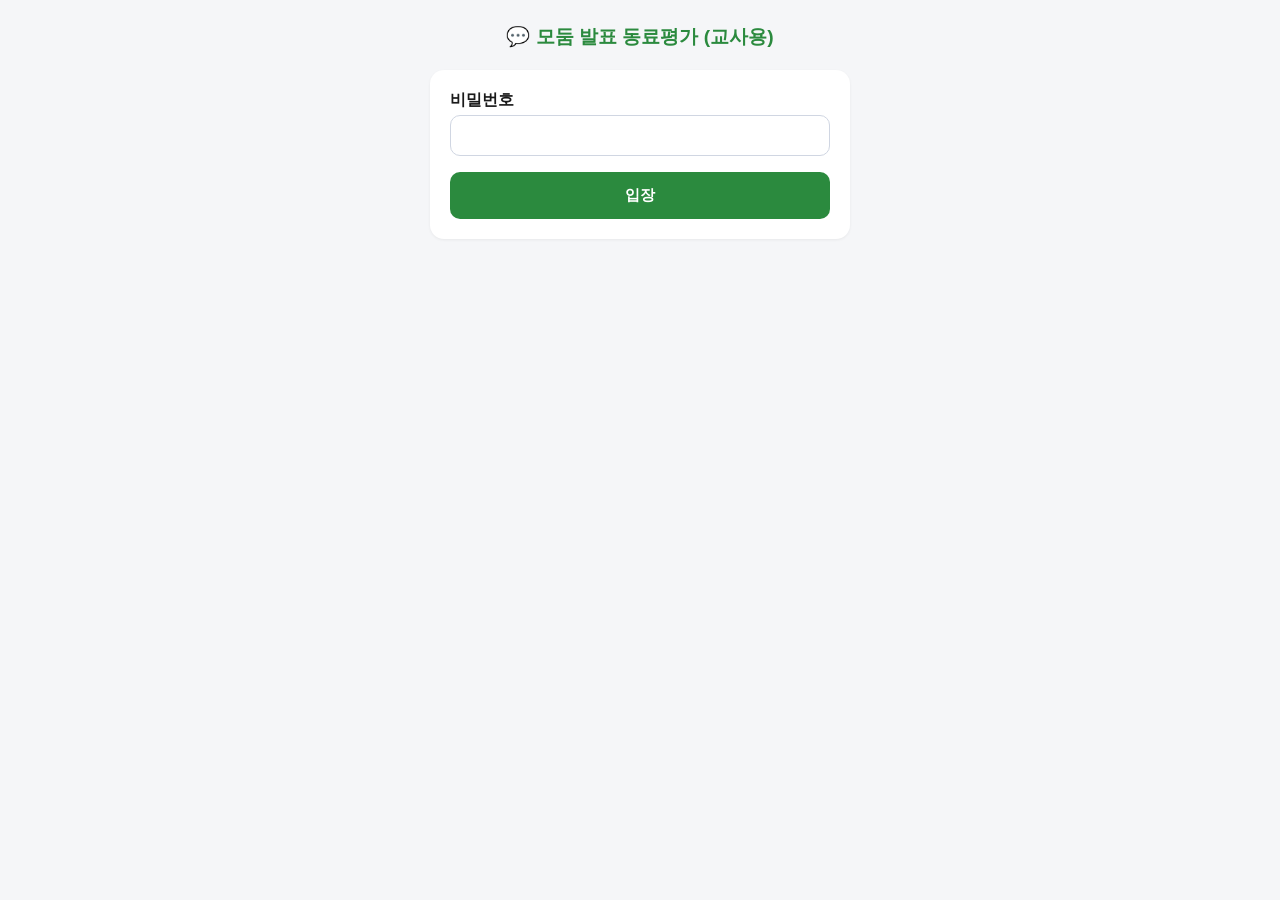
<file: teacher-peer.html>
<!DOCTYPE html>
<html lang="ko">
<head>
<meta charset="UTF-8">
<meta name="viewport" content="width=device-width, initial-scale=1.0">
<title>교사용 동료평가 — 세포분열과 유전 표현하기</title>
<link rel="stylesheet" href="common.css?v=5">
<style>
.wrap { max-width: 1150px; }
.step { display: none; } .step.active { display: block; }
.toolbar { display: flex; gap: 10px; flex-wrap: wrap; align-items: center; margin-bottom: 12px; }
.toolbar select { padding: 9px; border-radius: 10px; border: 1.5px solid var(--accent); font-family: inherit; font-size: 0.88rem; }
.toolbar label { font-size: 0.86rem; display: flex; align-items: center; gap: 5px; cursor: pointer; }
.navlinks { font-size: 0.82rem; margin-bottom: 10px; }
.navlinks a { color: var(--accent); margin-right: 12px; font-weight: 700; }
.grid-tbl { border-collapse: collapse; width: 100%; font-size: 0.8rem; background: var(--surface); }
.grid-tbl th, .grid-tbl td { border: 1px solid #e9ecef; padding: 5px 6px; text-align: center; }
.grid-tbl th { background: #f6f8fa; font-size: 0.74rem; }
.grid-tbl td.nm { text-align: left; white-space: nowrap; }
.grid-tbl td.ok { color: #2b8a3e; font-weight: 800; background: #ebfbee; }
.grid-tbl td.own { color: #adb5bd; background: #f8f9fa; font-size: 0.7rem; }
.grid-tbl td.full { color: #2b8a3e; font-weight: 700; }
.grid-wrap { overflow-x: auto; }
.groups { display: grid; grid-template-columns: repeat(2, minmax(0, 1fr)); gap: 12px; align-items: start; }
@media (max-width: 800px) { .groups { grid-template-columns: 1fr; } }
.gbox { background: var(--surface); border-radius: 14px; padding: 14px 16px; box-shadow: 0 1px 3px rgba(0,0,0,0.06); }
.gbox h3 { margin: 0 0 2px; font-size: 0.95rem; display: flex; justify-content: space-between; gap: 8px; align-items: center; }
.gbox h3 .btn { flex-shrink: 0; width: auto; margin: 0; }
.gbox .mem { font-size: 0.78rem; color: var(--text-muted); margin-bottom: 8px; }
.rv { border-top: 1px solid #f1f3f5; padding: 8px 0; font-size: 0.84rem; line-height: 1.55; }
.rv .top { display: flex; justify-content: space-between; gap: 6px; align-items: center; }
.chip { display: inline-block; background: var(--accent-soft); color: var(--accent); border-radius: 999px; padding: 2px 9px; font-size: 0.74rem; font-weight: 700; }
.rv .who { color: var(--text-muted); font-size: 0.72rem; }
.rv .who button { border: none; background: none; color: var(--danger); cursor: pointer; font-size: 0.72rem; }
.rv .how { white-space: pre-wrap; word-break: break-word; margin-top: 3px; }
.rv .cheer { margin-top: 3px; color: #5f3dc4; }
.dc-bar-row.hl .dc-bar-fill { background: #f08c00; }
.zoom { position: fixed; inset: 0; background: #1b1f27; z-index: 100; overflow-y: auto; padding: 28px 20px; display: none; }
.zoom.on { display: block; }
.zoom .in { max-width: 1100px; margin: 0 auto; color: #fff; }
.zoom h2 { font-size: 1.9rem; margin: 0 0 6px; }
.zoom .sub { font-size: 1.05rem; opacity: .8; margin-bottom: 18px; }
.zoom .top3 { font-size: 1.15rem; margin-bottom: 18px; }
.zoom .top3 b { color: #ffd43b; }
.zoom .cheers { display: grid; grid-template-columns: repeat(auto-fill, minmax(300px, 1fr)); gap: 12px; }
.zoom .cheers div { background: #fff; color: #222; border-radius: 14px; padding: 14px 16px; font-size: 1.2rem; line-height: 1.5; word-break: break-word; }
.zoom .close { position: fixed; top: 14px; right: 18px; font-size: 1rem; padding: 8px 14px; border-radius: 10px; border: none; cursor: pointer; font-weight: 700; }
</style>
</head>
<body>
<div class="wrap">
  <div class="header"><h1>💬 모둠 발표 동료평가 (교사용)</h1><p id="semLabel"></p></div>

  <div class="step active" id="step-pw">
    <div class="card" style="max-width:420px;margin:0 auto">
      <h2>비밀번호</h2>
      <input type="password" id="pwInput">
      <div class="error-msg" id="pwError"></div>
      <button class="btn" onclick="checkPw()">입장</button>
    </div>
  </div>

  <div class="step" id="step-main">
    <div class="navlinks"><a href="teacher.html">📝 채점 페이지</a><a href="teacher-groups.html">🧩 모둠 편성</a><a href="teacher-peer.html">💬 동료평가</a></div>
    <div class="toolbar">
      <select id="banSelect" onchange="changeBan()"></select>
      <label><input type="checkbox" id="anon" onchange="paint()"> 🙈 평가한 학생 이름 가리기 (화면 공유용)</label>
      <span class="dc-muted" id="loadInfo"></span>
    </div>
    <p class="hint">학생이 저장하면 이 화면에 바로 반영돼요(실시간). 모둠 카드의 <b>🔍 크게 보기</b>는 발표가 끝난 뒤 그 모둠이 받은 격려를 이름 없이 크게 띄워 줘요. 부적절한 글은 🗑로 지울 수 있어요.</p>
    <div class="card" id="statusCard">
      <h2>📋 제출 현황</h2>
      <div class="grid-wrap" id="statusGrid"></div>
    </div>
    <div class="groups" id="groups"></div>
  </div>
</div>
<div class="zoom" id="zoom"><button class="close" onclick="closeZoom()">✕ 닫기 (Esc)</button><div class="in" id="zoomIn"></div></div>

<script src="session.js?v=5"></script>
<script src="cg.js?v=7"></script>
<script>
const PASSWORD = 'byung0703!';
let roster = {}, ban = '', picks = {}, peer = {}, stream = null, zoomSlot = null;

window.checkPw = function () {
  if (document.getElementById('pwInput').value !== PASSWORD) {
    const e = document.getElementById('pwError'); e.textContent = '비밀번호가 다릅니다.'; e.classList.add('show'); return;
  }
  document.getElementById('step-pw').classList.remove('active');
  document.getElementById('step-main').classList.add('active');
  init();
};
document.getElementById('pwInput').addEventListener('keydown', e => { if (e.key === 'Enter') checkPw(); });
DC.student = { id: '3000', name: '김병선', isTeacher: true };

async function init() {
  const done = DC.slowGuard(6000);
  await DC.start({ needLogin: false });
  document.getElementById('semLabel').textContent = `${DC.cfg.year}학년도 ${DC.cfg.sem}학기`;
  roster = await fetch(`${DC.DB_URL}/years/${DC.cfg.year}/students.json`).then(r => r.json()) || {};
  const bans = new Set(Object.values(roster).filter(s => String(s.grade) === '3').map(s => `${s.grade}-${s.ban}`));
  const sh = await DC.get('peer?shallow=true').catch(() => null);
  Object.keys(sh || {}).forEach(b => bans.add(b));
  bans.add('T');
  const list = [...bans].sort((a, b) => { const [ga, ba] = a.split('-').map(Number), [gb, bb] = b.split('-').map(Number); return (ga - gb) || (ba - bb) || a.localeCompare(b); });
  const sel = document.getElementById('banSelect');
  sel.innerHTML = list.map(b => `<option value="${DC.escAttr(b)}">${DC.esc(DC.banLabel(b))}${sh && sh[b] ? ' ✓' : ''}</option>`).join('');
  const firstWith = list.find(b => sh && sh[b] && b !== 'T');
  if (firstWith) sel.value = firstWith;
  await changeBan();
  done();
  setInterval(() => { if (!document.hidden) load(); }, 20000);
}

async function changeBan() {
  ban = document.getElementById('banSelect').value;
  if (stream) stream.close();
  stream = DC.listen(`peer/${ban}`, load); // 실시간 연결은 이 하나만
  await load();
}

async function load() {
  const b = ban;
  const [p, r] = await Promise.all([DC.get(`pick/${b}`).catch(() => null), DC.get(`peer/${b}`).catch(() => null)]);
  if (b !== ban) return;
  picks = p || {}; peer = r || {};
  document.getElementById('loadInfo').textContent = '마지막 갱신 ' + new Date().toLocaleTimeString();
  paint();
}

const anon = () => document.getElementById('anon').checked;
const reviewsOf = slot => Object.entries(peer[slot] || {}).map(([id, r]) => Object.assign({ id }, r)).sort((a, b) => a.updatedAt - b.updatedAt);
function stageCounts(slot) {
  const s = DC.slot(slot), c = {};
  DC.stageList(s.div).forEach(x => { c[x] = 0; });
  reviewsOf(slot).forEach(r => { if (r.stage in c) c[r.stage]++; });
  return c;
}

function students() {
  if (ban !== 'T') {
    const [g, b] = ban.split('-');
    return Object.entries(roster).filter(([, s]) => String(s.grade) === g && String(s.ban) === b)
      .map(([id, s]) => ({ id, name: s.name, num: s.num })).sort((x, y) => x.num - y.num);
  }
  const m = {}; // 교사 테스트 반: 편성·평가에 나온 사람
  Object.entries(picks).forEach(([id, x]) => { if (id !== '_config' && x) m[id] = { id, name: x.name, num: x.num || 0 }; });
  Object.values(peer).forEach(g => Object.entries(g || {}).forEach(([id, x]) => { m[id] = m[id] || { id, name: x.name, num: x.num || 0 }; }));
  return Object.values(m).sort((x, y) => x.num - y.num || x.id.localeCompare(y.id));
}

function paint() {
  const sts = students();
  const slotOf = id => { const x = picks[id]; return x && DC.slot(x.slot) ? x.slot : ''; };
  // 제출 현황 (이름이 나오므로 화면 공유용 모드에선 숨김)
  document.getElementById('statusCard').style.display = anon() ? 'none' : '';
  const doneCnt = st => DC.SLOTS.filter(s => peer[s.id] && peer[s.id][st.id]).length;
  const need = st => DC.SLOTS.length - (slotOf(st.id) ? 1 : 0);
  const fin = sts.filter(st => doneCnt(st) >= need(st)).length;
  document.getElementById('statusGrid').innerHTML = !sts.length ? '<div class="dc-muted">학생 명단이 없어요.</div>' :
    `<div class="dc-muted" style="margin-bottom:6px">모두 마친 학생 ${fin} / ${sts.length}명</div>` +
    '<table class="grid-tbl"><tr><th>학생</th><th>내 모둠</th>' + DC.SLOTS.map(s => `<th>${s.no}모둠<br>${DC.MEDIA_ICON[s.media]}${DC.DIV_ICON[s.div]}</th>`).join('') + '<th>완료</th></tr>' +
    sts.map(st => {
      const my = slotOf(st.id), n = doneCnt(st);
      return `<tr><td class="nm">${st.num ? st.num + '번 ' : ''}${DC.esc(st.name)}</td><td>${my ? DC.slot(my).no + '모둠' : '<span class="dc-muted">없음</span>'}</td>` +
        DC.SLOTS.map(s => s.id === my ? '<td class="own">우리</td>' : peer[s.id] && peer[s.id][st.id] ? '<td class="ok">✓</td>' : '<td></td>').join('') +
        `<td class="${n >= need(st) ? 'full' : ''}">${n}/${need(st)}</td></tr>`;
    }).join('') + '</table>';

  document.getElementById('groups').innerHTML = DC.SLOTS.map(s => {
    const rs = reviewsOf(s.id), cnt = stageCounts(s.id);
    const max = Math.max(1, ...Object.values(cnt));
    const mem = DC.slotMembers(picks, s.id).map(m => m.name).join(', ');
    const bars = '<div class="dc-bars" style="padding:0;margin:4px 0 8px">' + Object.entries(cnt).map(([k, v]) =>
      `<div class="dc-bar-row${v && v === max ? ' hl' : ''}"><span>${DC.esc(k)}</span><div class="dc-bar-track"><div class="dc-bar-fill" style="width:${v / max * 100}%"></div></div><span class="dc-bar-val">${v}명</span></div>`).join('') + '</div>';
    const list = rs.map(r => `<div class="rv"><div class="top"><span class="chip">${DC.esc(r.stage)}</span>` +
      `<span class="who">${anon() ? '' : `${r.num ? r.num + '번 ' : ''}${DC.esc(r.name)} · `}${DC.fmtTime(r.updatedAt)} <button onclick="delReview('${s.id}','${DC.escAttr(r.id)}')" title="지우기">🗑</button></span></div>` +
      `<div class="how">${DC.esc(r.how)}</div><div class="cheer">💬 ${DC.esc(r.cheer)}</div></div>`).join('');
    return `<div class="gbox"><h3><span>${DC.esc(DC.slotLabel(s.id))}</span><button class="btn small secondary" onclick="openZoom('${s.id}')">🔍 크게 보기</button></h3>` +
      `<div class="mem">${mem ? '발표: ' + DC.esc(mem) + ' · ' : ''}받은 평가 <b>${rs.length}</b>개</div>` +
      (rs.length ? bars + list : '<div class="dc-muted">아직 받은 평가가 없어요.</div>') + '</div>';
  }).join('');
  if (zoomSlot) openZoom(zoomSlot);
}

window.delReview = async function (slot, id) {
  const r = (peer[slot] || {})[id]; if (!r) return;
  if (!confirm(`${r.name} 학생이 ${DC.slot(slot).no}모둠에 쓴 평가를 지울까요?\n\n${r.how}\n💬 ${r.cheer}`)) return;
  await DC.del(`peer/${ban}/${slot}/${id}`);
  await load();
};

// 발표가 끝난 모둠이 받은 격려를 이름 없이 크게 (화면 공유용)
window.openZoom = function (slot) {
  zoomSlot = slot;
  const rs = reviewsOf(slot), cnt = stageCounts(slot);
  const top = Object.entries(cnt).filter(([, v]) => v).sort((a, b) => b[1] - a[1]).slice(0, 3);
  document.getElementById('zoomIn').innerHTML =
    `<h2>${DC.esc(DC.slotLabel(slot))}</h2><div class="sub">친구들이 보낸 격려 ${rs.length}개</div>` +
    (top.length ? `<div class="top3">가장 기억에 남는 단계: ${top.map(([k, v]) => `<b>${DC.esc(k)}</b> ${v}명`).join(' · ')}</div>` : '') +
    `<div class="cheers">${rs.map(r => `<div>💬 ${DC.esc(r.cheer)}</div>`).join('') || '<div>아직 받은 격려가 없어요.</div>'}</div>`;
  document.getElementById('zoom').classList.add('on');
};
window.closeZoom = function () { zoomSlot = null; document.getElementById('zoom').classList.remove('on'); };
document.addEventListener('keydown', e => { if (e.key === 'Escape' && zoomSlot) closeZoom(); });
</script>
</body>
</html>
</file>
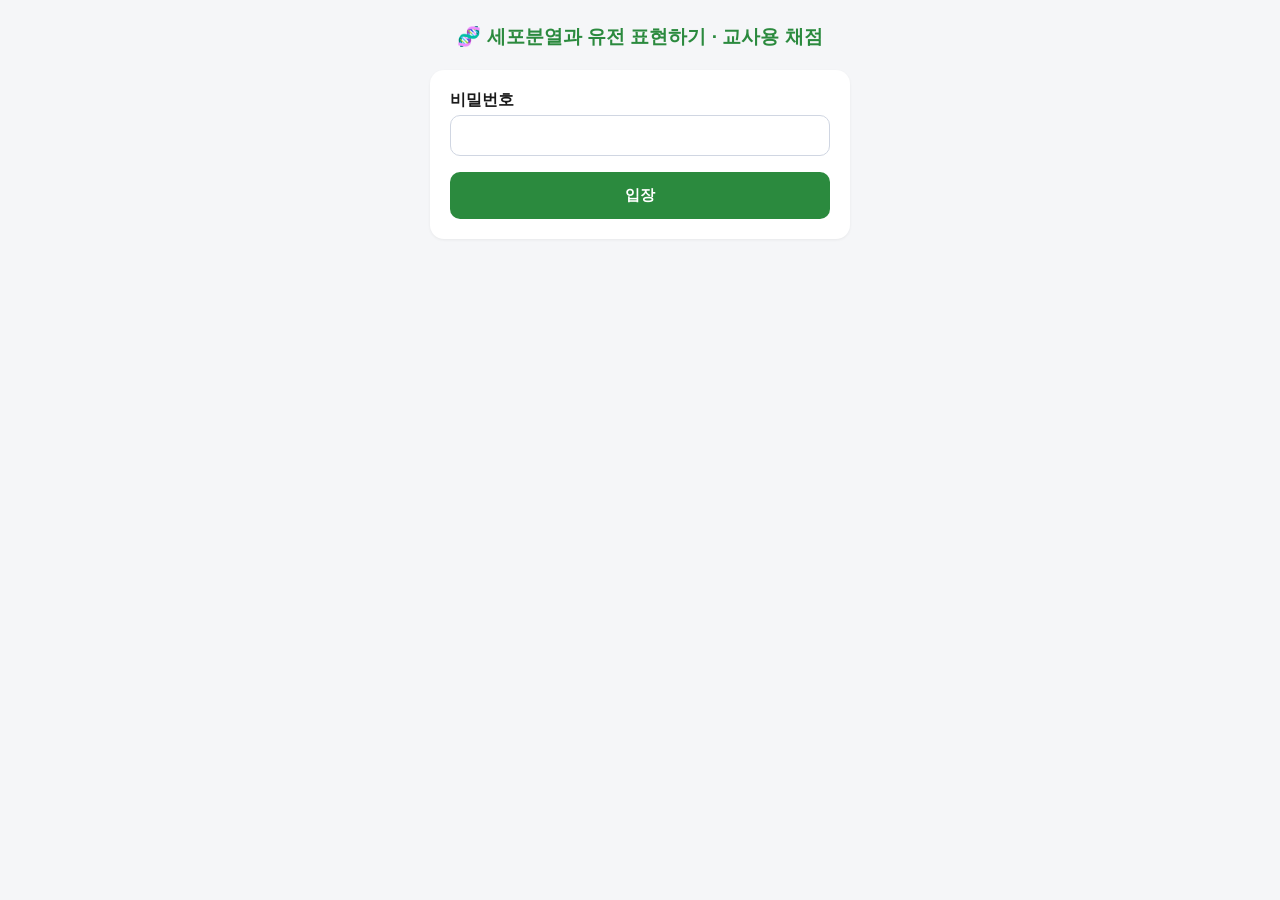
<file: teacher.html>
<!DOCTYPE html>
<html lang="ko">
<head>
<meta charset="UTF-8">
<meta name="viewport" content="width=device-width, initial-scale=1.0">
<title>교사용 채점 — 세포분열과 유전 표현하기</title>
<link rel="stylesheet" href="common.css?v=5">
<style>
.wrap { max-width: 1150px; }
.step { display: none; } .step.active { display: block; }
.toolbar { display: flex; gap: 8px; flex-wrap: wrap; align-items: center; margin-bottom: 12px; }
.toolbar select { padding: 9px; border-radius: 10px; border: 1.5px solid var(--accent); font-family: inherit; font-size: 0.88rem; }
.toolbar .btn { width: auto; margin: 0; }
.grid-wrap { overflow-x: auto; background: var(--surface); border-radius: 14px; box-shadow: 0 1px 3px rgba(0,0,0,0.06); }
table.grid { border-collapse: collapse; width: 100%; font-size: 0.8rem; }
.grid th, .grid td { border-bottom: 1px solid #eef1f7; padding: 7px 8px; text-align: center; white-space: nowrap; }
.grid th { background: #f2f4fa; position: sticky; top: 0; font-size: 0.74rem; }
.grid th small { display: block; font-weight: 400; color: var(--text-muted); }
.grid td.name { text-align: left; font-weight: 600; }
.grid tr.stu { cursor: pointer; }
.grid tr.stu:hover td { background: #f6faf7; }
.grid td.done { color: #2f9e44; font-weight: 700; }
.grid td.miss { color: #ccc; }
.grid td.sc { font-weight: 700; }
.grid td.sc.empty { color: #ccc; font-weight: 400; }
.grid td.sc.low { color: var(--danger); } /* 만점이 아닌 점수 */
.grid td.sc.ai { font-style: italic; }     /* AI가 매긴 점수 (선생님이 누르면 확정) */
.grid td.sc .flag { display: inline-block; min-width: 24px; height: 24px; line-height: 20px; border: 2px solid var(--danger); border-radius: 50%; font-style: normal; } /* AI가 애매하다고 본 칸 */
.grid td.sc .flag.blue { border-color: #1c7ed6; } /* 일관성 검토에서 다시 볼 칸 */
.grid td.sc .flag.yellow { border-color: #f59f00; background: #fff9db; } /* 판다 일관성 검토에서 다시 볼 칸 */
.ckflag { font-size: 0.76rem; color: #8a5a00; background: #fff3bf; border-radius: 8px; padding: 5px 8px; margin-bottom: 6px; font-weight: 600; }
.pts button.on.low { background: var(--danger); border-color: var(--danger); }
.rvflag { font-size: 0.76rem; color: #1864ab; background: #e7f5ff; border-radius: 8px; padding: 5px 8px; margin-bottom: 6px; font-weight: 600; }
.aiflag { font-size: 0.76rem; color: var(--danger); background: var(--danger-soft); border-radius: 8px; padding: 5px 8px; margin-bottom: 6px; font-weight: 600; }
.aitag { font-size: 0.72rem; color: #666; margin-bottom: 4px; }
.grid td.total { font-weight: 800; color: var(--accent); }
.grid td.memo { text-align: left; max-width: 180px; overflow: hidden; text-overflow: ellipsis; color: var(--text-muted); }
.grid tr.sum td { background: #f8f9fc; font-weight: 700; }
.modal-bg { position: fixed; inset: 0; background: rgba(0,0,0,0.35); display: none; align-items: flex-start; justify-content: center; padding: 20px 10px; overflow-y: auto; z-index: 50; }
.modal-bg.show { display: flex; }
.modal { background: var(--bg); border-radius: 14px; padding: 14px; max-width: 1050px; width: 100%; }
.mhead { display: flex; align-items: center; gap: 8px; flex-wrap: wrap; margin-bottom: 10px; position: sticky; top: -20px; background: var(--bg); padding: 6px 0; z-index: 2; }
.mhead h3 { margin: 0; flex: 1; font-size: 1rem; }
.mhead .btn { width: auto; margin: 0; padding: 8px 12px; }
.sec { background: var(--surface); border-radius: 12px; padding: 12px 14px; margin-bottom: 12px; box-shadow: 0 1px 3px rgba(0,0,0,0.06); }
.sec h4 { margin: 0 0 8px; font-size: 0.92rem; color: var(--accent); }
.crit { display: grid; grid-template-columns: minmax(0, 1.4fr) minmax(0, 1fr); gap: 12px; border-top: 1px dashed #dde3ea; padding-top: 10px; margin-top: 10px; }
.crit:first-of-type { border-top: none; margin-top: 0; padding-top: 0; }
@media (max-width: 760px) { .crit { grid-template-columns: 1fr; } }
.ans b { display: block; font-size: 0.74rem; color: var(--accent); margin-top: 6px; }
.ans b:first-child { margin-top: 0; }
.ans div { white-space: pre-wrap; word-break: break-word; font-size: 0.86rem; line-height: 1.6; }
.ans .none { color: #bbb; }
.scorebox .ttl { font-weight: 700; font-size: 0.84rem; margin-bottom: 6px; }
.pts { display: flex; gap: 5px; flex-wrap: wrap; margin-bottom: 6px; }
.pts button { min-width: 36px; padding: 7px 8px; border: 1.5px solid var(--border); background: var(--surface); border-radius: 8px; font-size: 0.86rem; font-weight: 700; cursor: pointer; font-family: inherit; }
.pts button.on { background: var(--accent); border-color: var(--accent); color: #fff; }
.pts button.clear { min-width: 0; color: var(--text-muted); font-weight: 400; font-size: 0.74rem; }
.rub { font-size: 0.74rem; line-height: 1.5; color: #555; }
.rub div { margin: 2px 0; }
.rub i { font-style: normal; font-weight: 700; color: var(--accent); }
.key { font-size: 0.74rem; line-height: 1.55; background: #fff9db; border-radius: 8px; padding: 6px 8px; margin-top: 6px; color: #6b5800; }
.savestate { font-size: 0.74rem; color: var(--text-muted); }
.ans .tag { display: inline-block; font-size: 0.68rem; font-weight: 700; border-radius: 6px; padding: 0 6px; margin: 2px 0; }
.ans .tag.real { background: var(--accent-soft); color: var(--accent); }
.ans .tag.prac { background: #f1f3f5; color: #999; }
.ans .prac div { color: #9a9a9a; font-size: 0.8rem; }
.ans .nosub { color: var(--danger); font-size: 0.78rem; }
.fbin { width: 100%; margin-top: 4px; padding: 6px 8px; border: 1.5px dashed #a5d8ff; border-radius: 8px; font-family: inherit; font-size: 0.8rem; resize: vertical; min-height: 34px; background: #f8fbff; }
.fbin.saved { border-color: #1c7ed6; border-style: solid; }
.chatrow { border-top: 1px dashed #dde3ea; padding: 6px 0; font-size: 0.82rem; line-height: 1.55; color: var(--text); }
.chatrow b { color: var(--accent); font-size: 0.74rem; }
.chatrow span { color: var(--text-muted); font-size: 0.7rem; }
.chatrow .ca { margin-top: 4px; background: #f6f8fc; border-radius: 8px; padding: 4px 8px; }
.memo-in { width: 100%; padding: 8px 10px; border: 1.5px solid var(--border); border-radius: 8px; font-family: inherit; font-size: 0.85rem; }
</style>
</head>
<body>
<div class="wrap">
  <div class="header"><h1>🧬 세포분열과 유전 표현하기 · 교사용 채점</h1><p id="semLabel"></p></div>

  <div class="step active" id="step-pw">
    <div class="card" style="max-width:420px;margin:0 auto">
      <h2>비밀번호</h2>
      <input type="password" id="pwInput">
      <div class="error-msg" id="pwError"></div>
      <button class="btn" onclick="checkPw()">입장</button>
    </div>
  </div>

  <div class="step" id="step-main">
    <div class="navlinks" style="font-size:0.82rem;margin-bottom:10px"><a href="teacher.html" style="color:var(--accent);font-weight:700;margin-right:12px">📝 채점 페이지</a><a href="teacher-groups.html" style="color:var(--accent);font-weight:700;margin-right:12px">🧩 모둠 편성</a><a href="teacher-peer.html" style="color:var(--accent);font-weight:700">💬 동료평가</a></div>
    <div class="toolbar">
      <select id="banSelect" onchange="loadClass()"></select>
      <button class="btn small secondary" onclick="loadClass()">🔄 새로고침</button>
      <button class="btn small secondary" onclick="exportCsv()">⬇️ CSV 내보내기</button>
      <a class="btn small secondary" href="division-show.html" target="_blank" rel="noopener" style="text-decoration:none;text-align:center">👀 모둠 자료 보기</a>
      <span class="dc-muted" id="loadInfo"></span>
    </div>
    <div class="toolbar">
      <button class="btn small secondary" id="chatToggle" onclick="toggleChat()">🐼 판다쌤 …</button>
      <span class="dc-muted" style="font-size:0.8rem">학생 1명 하루 질문</span>
      <input type="number" id="chatLimit" min="1" max="500" style="width:70px;padding:7px;border:1.5px solid var(--border);border-radius:8px" onchange="saveChatLimit()">
      <span class="dc-muted" style="font-size:0.8rem">번 · 대화 기록은 학생 줄을 눌러 맨 아래에서 확인</span>
    </div>
    <div class="toolbar">
      <button class="btn small secondary" onclick="showMissing()">🚨 실전 미제출 모아보기</button>
      <button class="btn small secondary" id="scoreToggle" onclick="toggleScore()">📊 학생 점수 …</button>
      <a class="btn small secondary" href="my-score.html" target="_blank" rel="noopener" style="text-decoration:none;text-align:center">👀 학생 점수 확인판 보기</a>
    </div>
    <p class="hint">학생 줄을 누르면 답안을 보며 채점할 수 있어요. 점수 버튼을 누르면 바로 저장돼요. (모둠 자료 페이지는 학생 화면에서 교사 계정 3000/김병선으로 로그인돼 있어야 열려요)<br>
      <span style="color:var(--danger);font-weight:700">빨간 숫자</span> = 만점이 아닌 점수 · <i>기울임</i> = AI가 매긴 점수(선생님이 누르면 확정) · <span style="display:inline-block;width:18px;height:18px;border:2px solid var(--danger);border-radius:50%;vertical-align:middle"></span> = AI가 판단이 애매했던 칸 · <span style="display:inline-block;width:18px;height:18px;border:2px solid #1c7ed6;border-radius:50%;vertical-align:middle"></span> = 세포분열 일관성 검토에서 다시 볼 칸 · <span style="display:inline-block;width:18px;height:18px;border:2px solid #f59f00;background:#fff9db;border-radius:50%;vertical-align:middle"></span> = 판다 일관성 검토에서 다시 볼 칸 (마우스를 올리면 이유, 점수 버튼을 누르면 표시가 사라져요) <b id="flagInfo"></b></p>
    <div class="grid-wrap"><table class="grid" id="grid"></table></div>
  </div>
</div>
<div class="modal-bg" id="modal" onclick="if(event.target===this)closeModal()"><div class="modal" id="modalBody"></div></div>

<script src="session.js?v=5"></script>
<script src="cg.js?v=7"></script>
<script src="crit.js?v=2"></script>
<script>
const PASSWORD = 'byung0703!';

const CRIT = DC.CRIT; // 채점 항목은 crit.js (학생 점수 확인판과 공용)
const MAX_TOTAL = CRIT.reduce((s, c) => s + c.max, 0);

let roster = {}, panda = {}, essay = {}, scores = {}, peer = {}, picks = {}, curBan = '', list = [], curIdx = -1;
// 판다 실전 = 구글폼(시험 모드) 응답 시트를 Apps Script(판다쌤 웹앱 ?action=essays)로 읽는다. 연습 = panda.html(Firebase)
const ESSAY_URL = 'https://script.google.com/macros/s/AKfycby5omdOfIpwg5KlOCwMS5L5zwbfZuF97qz8LyW-MUQWnKer11zBdh0CgAs-cPJ8CeH4/exec';
let real = {}, realInfo = '', pfb = {}; // real: 학번 → { counts:{gb,gr,cb,cr}, q1~q5, team, role, ts }, pfb: 학번 → 연습 피드백
async function loadReal() {
  try {
    const r = await fetch(ESSAY_URL + '?action=essays&pw=' + encodeURIComponent(PASSWORD)).then(x => x.json());
    if (!r.ok) throw new Error(r.error || '불러오기 실패');
    const { out, miss } = DC.parsePandaReal(r); // 열 해석은 crit.js
    real = out;
    realInfo = `실전 ${Object.keys(out).length}명${miss.length ? ` (못 찾은 열: ${miss.join(', ')})` : ''}`;
  } catch (e) { real = {}; realInfo = '실전 불러오기 실패: ' + e.message; }
}

// 세포분열 실전 = 구글폼(시험 모드) 응답 시트(같은 웹앱 ?action=divEssays). 연습 = division-essay.html(Firebase)
// dreal: 학번 → { ts, name, answers } — answers는 연습(essay/{반}/{학번}.answers)과 같은 키라 CRIT.fields를 그대로 쓴다
let dreal = {}, drealInfo = '';
async function loadDivReal() {
  try {
    const r = await fetch(ESSAY_URL + '?action=divEssays&pw=' + encodeURIComponent(PASSWORD)).then(x => x.json());
    if (!r.ok) throw new Error(r.error || '불러오기 실패');
    if (!r.header) throw new Error('Apps Script(Code.gs)를 새 버전으로 다시 배포해 주세요');
    const { out, miss } = DC.parseDivReal(r); // 열 해석은 crit.js
    dreal = out;
    drealInfo = `세포 실전 ${Object.keys(out).length}명${miss.length ? ` (못 찾은 열: ${miss.join(', ')})` : ''}`;
  } catch (e) { dreal = {}; drealInfo = '세포 실전 불러오기 실패: ' + e.message; }
}

window.checkPw = function () {
  if (document.getElementById('pwInput').value !== PASSWORD) {
    const e = document.getElementById('pwError'); e.textContent = '비밀번호가 다릅니다.'; e.classList.add('show'); return;
  }
  document.getElementById('step-pw').classList.remove('active');
  document.getElementById('step-main').classList.add('active');
  init();
};
document.getElementById('pwInput').addEventListener('keydown', e => { if (e.key === 'Enter') checkPw(); });

DC.student = { id: '3000', name: '김병선', isTeacher: true };

async function init() {
  await DC.start({ needLogin: false });
  document.getElementById('semLabel').textContent = `${DC.cfg.year}학년도 ${DC.cfg.sem}학기 · 이번 범위 ${MAX_TOTAL}점`;
  roster = await fetch(`${DC.DB_URL}/years/${DC.cfg.year}/students.json`).then(r => r.json()) || {};
  const bans = new Set(Object.values(roster).filter(s => String(s.grade) === '3').map(s => `${s.grade}-${s.ban}`));
  const shallow = await Promise.all(['panda', 'essay', 'peer'].map(k => DC.get(k + '?shallow=true').catch(() => null)));
  shallow.forEach(d => Object.keys(d || {}).forEach(b => bans.add(b)));
  const blist = [...bans].sort((a, b) => {
    const [ga, ba] = a.split('-').map(Number), [gb, bb] = b.split('-').map(Number);
    return (ga - gb) || (ba - bb) || a.localeCompare(b);
  });
  const sel = document.getElementById('banSelect');
  sel.innerHTML = blist.map(b => {
    const n = shallow.reduce((s, d) => s + (d && d[b] ? 1 : 0), 0);
    return `<option value="${DC.escAttr(b)}">${DC.esc(DC.banLabel(b))}${n ? ` · 제출 있음` : ''}</option>`;
  }).join('');
  const firstActive = blist.find(b => shallow.some(d => d && d[b]));
  if (firstActive) sel.value = firstActive;
  loadClass();
  loadChatConfig();
  loadScoreConfig();
}

window.loadClass = async function () {
  curBan = document.getElementById('banSelect').value;
  document.getElementById('loadInfo').textContent = '불러오는 중...';
  const [p, e, s, f, pr, pk] = await Promise.all(['panda', 'essay', 'scores', 'pandaFb', 'peer', 'pick'].map(k => DC.get(`${k}/${curBan}`).catch(() => null)).concat([loadReal(), loadDivReal()]));
  panda = p || {}; essay = e || {}; scores = s || {}; pfb = f || {}; peer = pr || {}; picks = pk || {};
  document.getElementById('loadInfo').textContent = `불러옴 ${new Date().toLocaleTimeString()} · 판다 ${realInfo} · ${drealInfo}`;
  list = students();
  renderGrid();
};

function students() {
  const map = {};
  const [g, b] = curBan.split('-');
  Object.entries(roster).forEach(([id, s]) => { if (String(s.grade) === g && String(s.ban) === b) map[id] = { id, name: s.name, num: s.num }; });
  [panda, essay].forEach(d => Object.values(d).forEach(r => { if (r && !map[r.id]) map[r.id] = { id: r.id, name: r.name, num: r.num || 0 }; }));
  return Object.values(map).sort((x, y) => (x.num - y.num) || x.id.localeCompare(y.id));
}

const has = v => v !== undefined && v !== null && v !== '';
function total(sc) { return sc ? CRIT.reduce((s, c) => s + (has(sc[c.id]) ? +sc[c.id] : 0), 0) : 0; }
function graded(sc) { return sc ? CRIT.filter(c => has(sc[c.id])).length : 0; }

function renderGrid() {
  let h = '<tr><th>번호</th><th>이름</th><th>판다<br>실전</th><th>판다<br>연습</th><th title="세포분열 개인 논술평가(구글폼 시험 모드) 응답 시트에 있는지">세포 논술<br>실전</th><th title="세포분열 개인 논술 연습장(division-essay.html)에 저장했는지">세포 논술<br>연습</th><th>모둠<small>매체·분열 → 문항2</small></th>' +
    CRIT.map(c => `<th>${c.short}<small>/${c.max}</small></th>`).join('') + `<th>합계<small>/${MAX_TOTAL}</small></th><th>메모</th></tr>`;
  list.forEach((s, i) => {
    const p = panda[s.id], e = essay[s.id], d = dreal[s.id], sc = scores[s.id];
    const ea = (d || e || {}).answers || {}; // 모둠 칸은 실전 답 우선, 없으면 연습
    h += `<tr class="stu" onclick="openStu(${i})"><td>${s.num || ''}</td><td class="name">${DC.esc(s.name)}</td>` +
      (real[s.id] ? `<td class="done" title="${DC.fmtTime(real[s.id].ts)}">✓</td>` : '<td class="miss">·</td>') +
      (p ? `<td class="done" style="color:#aaa" title="${DC.fmtTime(p.updatedAt)}">✓</td>` : '<td class="miss">·</td>') +
      (d ? `<td class="done" title="${DC.fmtTime(d.ts)}">✓</td>` : '<td class="miss">·</td>') +
      (e ? `<td class="done" style="color:#aaa" title="${DC.fmtTime(e.updatedAt)}">✓</td>` : '<td class="miss">·</td>') +
      `<td title="${DC.escAttr(DC.slotLabel(ea.mySlot))}">${d || e ? `${DC.MEDIA_ICON[ea.myMedia] || ''}${DC.DIV_ICON[ea.myDivision] || ''}→${DC.MEDIA_ICON[ea.otherMedia] || ''}` : ''}</td>` +
      CRIT.map(c => {
        if (!(sc && has(sc[c.id]))) return '<td class="sc empty">-</td>';
        const v = +sc[c.id], ai = (sc.ai || {})[c.id], fl = (sc.aiFlag || {})[c.id], rv = (sc.reviewFlag || {})[c.id], ck = (sc.pandaCheck || {})[c.id];
        return `<td class="sc${v < c.max ? ' low' : ''}${ai ? ' ai' : ''}" title="${ai ? '🤖 AI 채점' : '선생님 채점'}${fl ? ' · 애매: ' + DC.escAttr(fl) : ''}${rv || ck ? ' · 일관성 검토: ' + DC.escAttr(rv || ck) : ''}">${ck ? `<span class="flag yellow">${v}</span>` : rv ? `<span class="flag blue">${v}</span>` : fl ? `<span class="flag">${v}</span>` : v}</td>`;
      }).join('') +
      `<td class="total">${graded(sc) ? total(sc) : ''}</td><td class="memo">${sc && sc.memo ? DC.esc(sc.memo) : ''}</td></tr>`;
  });
  const cnt = d => list.filter(s => d[s.id]).length;
  const avg = c => { const v = list.map(s => scores[s.id]).filter(sc => sc && has(sc[c.id])).map(sc => +sc[c.id]); return v.length ? (v.reduce((a, b) => a + b, 0) / v.length).toFixed(1) : '-'; };
  h += `<tr class="sum"><td></td><td class="name">${list.length}명</td><td>${cnt(real)}</td><td>${cnt(panda)}</td><td>${cnt(dreal)}</td><td>${cnt(essay)}</td><td></td>` +
    CRIT.map(c => `<td title="평균">${avg(c)}</td>`).join('') + '<td></td><td></td></tr>';
  document.getElementById('grid').innerHTML = h;
  const nFlag = list.reduce((n, s) => n + Object.keys((scores[s.id] || {}).aiFlag || {}).length, 0);
  const nAi = list.reduce((n, s) => n + Object.keys((scores[s.id] || {}).ai || {}).length, 0);
  const nRv = list.reduce((n, s) => n + Object.keys((scores[s.id] || {}).reviewFlag || {}).length, 0);
  const nCk = list.reduce((n, s) => n + Object.keys((scores[s.id] || {}).pandaCheck || {}).length, 0);
  document.getElementById('flagInfo').textContent = (nAi ? ` — 이 반: AI 점수 ${nAi}칸 중 애매한 칸 ${nFlag}개 남음` : '') + (nRv ? ` · 🔵 다시 볼 칸 ${nRv}개` : '') + (nCk ? ` · 🟡 판다 다시 볼 칸 ${nCk}개` : '');
}

// 판다 문항 한 칸: 실전(구글폼) 답은 보통 글씨, 연습(panda.html) 답은 회색 + 연습 피드백 입력칸
function pandaField(id, f, l, prac) {
  const r = real[id];
  return `<b>${DC.esc(l)}</b>` +
    (r ? `<span class="tag real">실전</span>${ansText(r[f])}` : '<div class="nosub">실전 미제출</div>') +
    `<div class="prac"><span class="tag prac">연습</span>${ansText(prac[f])}</div>` + fbBox(id, f);
}
// 세포분열 문항 한 칸: 실전(구글폼) 답은 보통 글씨, 연습(division-essay.html) 답은 회색 — 채점은 실전으로
function essayField(id, f, l) {
  const d = dreal[id], e = essay[id];
  const show = a => ansText(f === 'mySlot' && a[f] ? DC.slotLabel(a[f]) : a[f]);
  return `<b>${DC.esc(l)}</b>` +
    (d ? `<span class="tag real">실전</span>${show(d.answers)}` : '<div class="nosub">실전 미제출</div>') +
    (e ? `<div class="prac"><span class="tag prac">연습</span>${show(e.answers || {})}</div>` : '');
}
function fbBox(id, f) {
  const v = ((pfb[id] || {})[f] || {}).text || '';
  return `<textarea class="fbin${v ? ' saved' : ''}" data-fb="${f}" rows="1" placeholder="연습 피드백 (칸을 벗어나면 저장 · 학생 연습 페이지에 보여요)">${DC.esc(v)}</textarea>`;
}
async function saveFb(el) {
  const id = list[curIdx].id, f = el.dataset.fb, text = el.value.trim(), path = `pandaFb/${curBan}/${id}/${f}`;
  try {
    if (text) await DC.put(path, { text, updatedAt: Date.now() }); else await DC.del(path);
    pfb[id] = pfb[id] || {};
    if (text) pfb[id][f] = { text, updatedAt: Date.now() }; else delete pfb[id][f];
    el.classList.toggle('saved', !!text);
    document.getElementById('saveState').textContent = `피드백 저장됨 ${new Date().toLocaleTimeString()}`;
  } catch (e) { alert('피드백 저장 실패: ' + e.message); }
}

// 동료평가: peer/{반}/{발표 칸}/{평가자} — 이 학생이 다른 모둠에 쓴 평가 목록
function peerOf(id) {
  return DC.SLOTS.filter(sl => peer[sl.id] && peer[sl.id][id]).map(sl => Object.assign({ slot: sl.id }, peer[sl.id][id]));
}
function peerNeed(id) { const x = picks[id]; return DC.SLOTS.length - (x && DC.slot(x.slot) ? 1 : 0); }
function peerHtml(id) {
  const rs = peerOf(id);
  return rs.length ? rs.map(r => `<b>${DC.esc(DC.slotLabel(r.slot))} · ${DC.esc(r.stage)}</b><div>${DC.esc(r.how)}<br>💬 ${DC.esc(r.cheer)}</div>`).join('')
    : '<div class="none">(동료평가 없음)</div>';
}

function ansText(v) {
  if (!has(v) || (typeof v === 'object' && !Object.keys(v).length)) return '<div class="none">(빈칸)</div>';
  if (typeof v === 'object') { // 판다 결과표
    const r = (b, w) => has(b) && has(w) && +w ? ` → ${(b / w).toFixed(2)}` : '';
    return '<div>' + [['g', '우리 모둠'], ['c', '반 전체' + (v.cn ? ` (${v.cn}개 모둠)` : '')], ['s', '전교' + (v.sn ? ` (${v.sn}개 모둠)` : '')]].filter(([k]) => has(v[k + 'b']) || has(v[k + 'r']))
      .map(([k, l]) => `${l}: 검정 ${v[k + 'b'] ?? '-'} / 갈색 ${v[k + 'r'] ?? '-'}${r(v[k + 'b'], v[k + 'r'])}`).join('\n') + '</div>';
  }
  return '<div>' + DC.esc(v) + '</div>';
}

window.openStu = function (i) {
  curIdx = i;
  const s = list[i], sc = scores[s.id] || {};
  const recs = { panda: panda[s.id], essay: essay[s.id] };
  let h = `<div class="mhead"><h3>${s.num || ''}번 ${DC.esc(s.name)} <span class="dc-muted" style="font-size:0.8rem">${s.id} · 합계 <b id="mTotal">${total(sc)}</b>/${MAX_TOTAL}</span></h3>` +
    `<button class="btn small secondary" onclick="openStu(${i - 1})" ${i <= 0 ? 'disabled' : ''}>◀ 이전</button>` +
    `<button class="btn small secondary" onclick="openStu(${i + 1})" ${i >= list.length - 1 ? 'disabled' : ''}>다음 ▶</button>` +
    `<button class="btn small secondary" onclick="closeModal()">닫기</button></div>`;
  [['panda', '🐼 활동 1 · 판다로 확인하는 멘델의 유전법칙'], ['essay', '🔬 활동 2 · 세포분열 표현하기 개인 논술'], ['peer', '💬 활동 2 · 모둠 발표 동료평가']].forEach(([src, title]) => {
    const rec = recs[src], a = rec && rec.answers || {};
    if (src === 'panda') {
      const rr = real[s.id];
      h += `<div class="sec"><h4>${title} <span class="dc-muted" style="font-weight:400">· ${rr ? `실전 제출 ${DC.fmtTime(rr.ts)}` : '<span style="color:var(--danger)">실전 미제출</span>'} · ${rec ? `연습 저장 ${DC.fmtTime(rec.updatedAt)}` : '연습 없음'}${a.team || a.role ? ` · ${a.team ? DC.esc(a.team) + '모둠' : ''} ${DC.esc([].concat(a.role || []).join(', '))}` : ''}</span></h4>`;
    } else if (src === 'essay') {
      const d = dreal[s.id], sl = (d || rec || {}).answers ? (d || rec).answers.mySlot : '';
      h += `<div class="sec"><h4>${title} <span class="dc-muted" style="font-weight:400">· ${d ? `실전 제출 ${DC.fmtTime(d.ts)}` : '<span style="color:var(--danger)">실전 미제출</span>'} · ${rec ? `연습 저장 ${DC.fmtTime(rec.updatedAt)}` : '연습 없음'}${sl ? ` · ${DC.esc(DC.slotLabel(sl))}` : ''}</span></h4>`;
    } else if (src === 'peer') {
      h += `<div class="sec"><h4>${title} <span class="dc-muted" style="font-weight:400">· 평가한 모둠 ${peerOf(s.id).length} / ${peerNeed(s.id)}</span></h4>`;
    } else
    h += `<div class="sec"><h4>${title} ${rec ? `<span class="dc-muted" style="font-weight:400">· 저장 ${DC.fmtTime(rec.updatedAt)}${src === 'panda' && (a.team || a.role) ? ` · ${a.team ? DC.esc(a.team) + '모둠' : ''} ${DC.esc([].concat(a.role || []).join(', '))}` : ''}${src === 'essay' && a.mySlot ? ` · ${DC.esc(DC.slotLabel(a.mySlot))}` : ''}</span>` : '<span style="color:var(--danger)">· 미제출</span>'}</h4>`;
    CRIT.filter(c => c.src === src).forEach(c => {
      h += '<div class="crit"><div class="ans">' + (src === 'peer' ? peerHtml(s.id) : '') + c.fields.map(([f, l]) => src === 'panda' ? pandaField(s.id, f, l, a) : src === 'essay' ? essayField(s.id, f, l) : `<b>${DC.esc(l)}</b>${ansText(a[f])}`).join('') +
        (c.id === 'p5' ? `<b>연습 전체 피드백</b>${fbBox(s.id, 'all')}` : '') + '</div>' +
        `<div class="scorebox"><div class="ttl">${DC.esc(c.label)} <span class="dc-muted">/${c.max}</span></div>` +
        ((sc.aiFlag || {})[c.id] ? `<div class="aiflag" data-aiflag="${c.id}">⭕ AI가 애매하다고 본 점수 — ${DC.esc(sc.aiFlag[c.id])}</div>` : '') +
        ((sc.reviewFlag || {})[c.id] ? `<div class="rvflag" data-rvflag="${c.id}">🔵 일관성 검토 — ${DC.esc(sc.reviewFlag[c.id])}</div>` : '') +
        ((sc.pandaCheck || {})[c.id] ? `<div class="ckflag" data-ckflag="${c.id}">🟡 판다 일관성 검토 — ${DC.esc(sc.pandaCheck[c.id])}</div>` : '') +
        ((sc.ai || {})[c.id] ? `<div class="aitag" data-aitag="${c.id}">🤖 AI가 매긴 점수예요. 점수 버튼을 누르면 선생님 점수로 확정돼요.</div>` : '') +
        `<div class="pts" data-crit="${c.id}">` + Array.from({ length: c.max - (c.min || 0) + 1 }, (_, i) => i + (c.min || 0)).map(p => `<button data-p="${p}" class="${has(sc[c.id]) && +sc[c.id] === p ? 'on' + (p < c.max ? ' low' : '') : ''}" onclick="setScore('${c.id}',${p})">${p}</button>`).join('') +
        `<button class="clear" onclick="setScore('${c.id}',null)">지우기</button></div>` +
        (c.note ? `<div class="dc-muted" style="font-size:0.74rem;margin-bottom:4px">${DC.esc(c.note)}</div>` : '') +
        '<div class="rub">' + c.rubric.map(([t, rows]) => (t ? `<div style="font-weight:700;margin-top:4px">${DC.esc(t)}</div>` : '') + rows.map(([p, d]) => `<div><i>${p}</i> ${DC.esc(d)}</div>`).join('')).join('') + '</div>' +
        (c.key ? `<details><summary class="dc-muted" style="font-size:0.74rem;cursor:pointer;margin-top:6px">💡 채점 참고(예시 답)</summary><div class="key">${c.key}</div></details>` : '') +
        '</div></div>';
    });
    h += '</div>';
  });
  h += `<div class="sec"><h4>💬 판다쌤 대화 기록</h4><div id="chatBox" class="dc-muted" style="font-size:0.8rem">불러오는 중...</div></div>`;
  h += `<div class="sec"><h4>📝 메모</h4><input class="memo-in" id="memoIn" value="${DC.escAttr(sc.memo || '')}" placeholder="채점 메모 (Enter 또는 칸을 벗어나면 저장)"><div class="savestate" id="saveState"></div></div>`;
  document.getElementById('modalBody').innerHTML = h;
  document.getElementById('modal').classList.add('show');
  const memo = document.getElementById('memoIn');
  memo.addEventListener('change', () => saveScores({ memo: memo.value.trim() }));
  memo.addEventListener('keydown', e => { if (e.key === 'Enter' && !e.isComposing) memo.blur(); });
  document.querySelectorAll('#modalBody .fbin').forEach(el => el.addEventListener('change', () => saveFb(el)));
  loadChat(s.id);
};

// 판다쌤 대화 기록: chatLog/{반}/{학번}/{pushId} = { q, user, reply, model, ts } (Apps Script가 기록)
async function loadChat(id) {
  const items = Object.values((await DC.get(`chatLog/${curBan}/${id}`).catch(() => null)) || {}).filter(Boolean).sort((a, b) => (a.ts || 0) - (b.ts || 0));
  const box = document.getElementById('chatBox');
  if (!box || list[curIdx].id !== id) return;
  box.innerHTML = items.length
    ? `<details><summary style="cursor:pointer">질문 ${items.length}번 · 마지막 ${DC.fmtTime(items[items.length - 1].ts)} (펼치기)</summary>` +
      items.map(x => `<div class="chatrow"><div class="cq"><b>학생${x.q ? ` [${DC.esc(x.q)}번]` : ''}</b> <span>${DC.fmtTime(x.ts)}</span><div>${DC.nl2br(x.user)}</div></div>` +
        `<div class="ca"><b>판다쌤</b><div>${DC.nl2br(x.reply)}</div></div></div>`).join('') + '</details>'
    : '대화 없음';
}

// 판다쌤 켜기/끄기 + 하루 질문 한도: chatConfig = { open, dailyLimit }
async function loadChatConfig() {
  const c = (await DC.get('chatConfig').catch(() => null)) || {};
  const open = c.open !== false;
  document.getElementById('chatToggle').textContent = open ? '🐼 판다쌤 켜짐 (누르면 끄기)' : `💤 판다쌤 꺼짐${c.changedAt ? ' · ' + DC.fmtTime(c.changedAt) : ''} (누르면 켜기)`;
  document.getElementById('chatToggle').style.color = open ? '' : 'var(--danger)';
  document.getElementById('chatToggle').dataset.open = open ? '1' : '';
  document.getElementById('chatLimit').value = c.dailyLimit || 40;
}
window.toggleChat = async function () {
  const open = !document.getElementById('chatToggle').dataset.open;
  if (!open && !confirm('판다쌤을 끌까요? 모든 반 학생에게 "쉬는 시간"이 떠요.')) return;
  await DC.put('chatConfig/open', open);
  await DC.put('chatConfig/changedAt', Date.now());
  loadChatConfig();
};
window.saveChatLimit = async function () {
  const v = parseInt(document.getElementById('chatLimit').value, 10);
  if (!(v > 0 && v <= 500)) { alert('1~500 사이로 적어 주세요.'); return; }
  await DC.put('chatConfig/dailyLimit', v);
  loadChatConfig();
};

// 학생 점수 확인판(my-score.html) 공개 여부: scoreConfig = { open, changedAt } — 꺼져 있으면 학생은 제출 내용·기준만 보고 점수는 "공개 전"
async function loadScoreConfig() {
  const c = (await DC.get('scoreConfig').catch(() => null)) || {};
  const b = document.getElementById('scoreToggle');
  b.textContent = c.open ? `📊 학생 점수 공개 중 (누르면 숨기기)` : `🔒 학생 점수 숨김${c.changedAt ? ' · ' + DC.fmtTime(c.changedAt) : ''} (누르면 공개)`;
  b.style.color = c.open ? 'var(--danger)' : '';
  b.dataset.open = c.open ? '1' : '';
}
window.toggleScore = async function () {
  const open = !document.getElementById('scoreToggle').dataset.open;
  if (!confirm(open ? '모든 반 학생의 점수 확인판에 점수를 공개할까요? (채점 안 한 항목은 "채점 전"으로 보여요)' : '학생 점수 확인판에서 점수를 숨길까요?')) return;
  await DC.put('scoreConfig', { open, changedAt: Date.now() });
  loadScoreConfig();
};

// 실전 미제출 모아보기 — 3학년 모든 반. 그 반에서 한 명이라도 낸 시험만 "치른 시험"으로 보고 미제출자를 모은다
window.showMissing = async function () {
  document.getElementById('modalBody').innerHTML = '<div class="loading-state">불러오는 중...</div>';
  document.getElementById('modal').classList.add('show');
  await Promise.all([loadReal(), loadDivReal()]);
  const tests = [['🐼 판다 실전', real], ['🔬 세포분열 실전', dreal]];
  const bans = {};
  Object.entries(roster).forEach(([id, s]) => { if (String(s.grade) === '3') (bans[`${s.grade}-${s.ban}`] = bans[`${s.grade}-${s.ban}`] || []).push({ id, name: s.name, num: s.num }); });
  const order = Object.keys(bans).sort((a, b) => +a.split('-')[1] - +b.split('-')[1]);
  let text = [], h = '', total = 0;
  order.forEach(b => {
    const st = bans[b].sort((x, y) => x.num - y.num);
    h += `<div class="sec"><h4>${DC.esc(DC.banLabel(b))} <span class="dc-muted" style="font-weight:400">· ${st.length}명</span></h4>`;
    tests.forEach(([label, d]) => {
      const done = st.filter(s => d[s.id]), miss = st.filter(s => !d[s.id]);
      if (!done.length) { h += `<div style="font-size:0.84rem;margin:4px 0"><b>${label}</b> <span class="dc-muted">— 아직 안 치름</span></div>`; return; }
      total += miss.length;
      if (miss.length) text.push(`${DC.banLabel(b)} ${label.replace(/^\S+\s/, '')} 미제출: ${miss.map(s => `${s.num}번 ${s.name}`).join(', ')}`);
      h += `<div style="font-size:0.84rem;margin:4px 0"><b>${label}</b> ${miss.length
        ? `<span style="color:var(--danger);font-weight:700">미제출 ${miss.length}명</span> — ${miss.map(s => `${s.num}번 ${DC.esc(s.name)}`).join(', ')}`
        : '<span style="color:#2f9e44;font-weight:700">모두 제출 ✓</span>'} <span class="dc-muted">(제출 ${done.length}/${st.length})</span></div>`;
    });
    h += '</div>';
  });
  document.getElementById('modalBody').innerHTML =
    `<div class="mhead"><h3>🚨 실전 미제출 모아보기 <span class="dc-muted" style="font-size:0.8rem">· 미제출 총 ${total}명 · ${new Date().toLocaleTimeString()} 기준</span></h3>` +
    `<button class="btn small secondary" id="missCopy">📋 명단 복사</button><button class="btn small secondary" onclick="closeModal()">닫기</button></div>` +
    '<p class="hint">반에서 한 명이라도 제출한 시험만 미제출로 셉니다. 학생 점수 확인판 맨 위에도 같은 안내("선생님께 찾아오세요")가 떠요.</p>' + h;
  document.getElementById('missCopy').onclick = () => navigator.clipboard.writeText(text.join('\n') || '미제출 없음')
    .then(() => { document.getElementById('missCopy').textContent = '✓ 복사됨'; });
};

window.closeModal = function () { document.getElementById('modal').classList.remove('show'); renderGrid(); };

window.setScore = function (cid, p) {
  const c = CRIT.find(x => x.id === cid);
  document.querySelectorAll(`.pts[data-crit="${cid}"] button:not(.clear)`).forEach(b => { // 최하점이 1점인 항목은 버튼이 1부터
    b.classList.toggle('on', +b.dataset.p === p);
    b.classList.toggle('low', +b.dataset.p === p && p < c.max);
  });
  // 선생님이 직접 누르면 그 칸은 확정 — AI 채점 표시(ai)와 애매 표시(aiFlag)를 지운다
  const cur = scores[list[curIdx].id] || {};
  const strip = o => { const x = Object.assign({}, o || {}); delete x[cid]; return Object.keys(x).length ? x : null; };
  document.querySelectorAll(`[data-aiflag="${cid}"], [data-aitag="${cid}"], [data-rvflag="${cid}"], [data-ckflag="${cid}"]`).forEach(el => el.remove());
  // 파란 동그라미(세포분열 일관성 검토)·노란 동그라미(판다 일관성 검토)도 함께 확정
  saveScores({ [cid]: p, ai: strip(cur.ai), aiFlag: strip(cur.aiFlag), reviewFlag: strip(cur.reviewFlag), pandaCheck: strip(cur.pandaCheck) });
};

async function saveScores(patch) {
  const s = list[curIdx];
  const st = document.getElementById('saveState');
  const rec = Object.assign({ id: s.id, name: s.name, num: s.num || 0 }, scores[s.id] || {}, patch, { updatedAt: Date.now() });
  Object.keys(rec).forEach(k => { if (rec[k] === null || rec[k] === '') delete rec[k]; });
  if (st) st.textContent = '저장 중...';
  try {
    await DC.put(`scores/${curBan}/${s.id}`, rec);
    scores[s.id] = rec;
    document.getElementById('mTotal').textContent = total(rec);
    if (st) st.textContent = `✓ 저장됨 ${new Date().toLocaleTimeString()}`;
  } catch (e) {
    if (st) st.textContent = '⚠️ 저장 실패 — 다시 눌러 주세요';
    alert('점수 저장 실패: ' + e.message);
  }
}

document.addEventListener('keydown', e => {
  if (!document.getElementById('modal').classList.contains('show')) return;
  if (e.target.tagName === 'INPUT') return;
  if (e.key === 'Escape') closeModal();
  if (document.getElementById('missCopy')) return; // 미제출 모아보기 창에서는 화살표로 학생 넘기기 안 함
  if (e.key === 'ArrowRight' && curIdx < list.length - 1) openStu(curIdx + 1);
  if (e.key === 'ArrowLeft' && curIdx > 0) openStu(curIdx - 1);
});

window.exportCsv = function () {
  const q = v => '"' + String(v === undefined || v === null ? '' : v).replace(/"/g, '""') + '"';
  const head = ['학번', '번호', '이름', ...CRIT.map(c => `${c.short}(${c.max})`), `합계(${MAX_TOTAL})`, '메모',
    '판다 실전 제출', '판다:역할', '모둠 검정/갈색', '반 검정/갈색', '실전1', '실전2', '실전3', '실전4', '실전5', '연습1', '연습2', '연습3', '연습4', '연습5',
    '세포 실전 제출', '논술:모둠', '모둠 매체', '모둠 분열', '1-①적절한 이유', '1-②한계점', '문항2 매체', '2-①체세포', '2-②감수', '3.비교·분석', '4-①흥미로운 사실', '4-②삶에 미칠 영향', '동료평가 모둠 수'];
  const lines = [head.map(q).join(',')];
  list.forEach(s => {
    const sc = scores[s.id] || {}, pa = (panda[s.id] || {}).answers || {}, ra = real[s.id] || {}, rc = ra.counts || {};
    const dr = dreal[s.id], ea = (dr || {}).answers || {}; // 세포분열 칸은 채점 대상인 실전 답
    lines.push([s.id, s.num, s.name, ...CRIT.map(c => sc[c.id]), graded(sc) ? total(sc) : '', sc.memo,
      ra.ts ? DC.fmtTime(ra.ts) : '', ra.role || [].concat(pa.role || []).join(', '), rc.gb !== undefined ? `${rc.gb}/${rc.gr}` : '', rc.cb !== undefined ? `${rc.cb}/${rc.cr}` : '',
      ra.q1, ra.q2, ra.q3, ra.q4, ra.q5, pa.q1, pa.q2, pa.q3, pa.q4, pa.q5,
      dr ? DC.fmtTime(dr.ts) : '', DC.slot(ea.mySlot) ? DC.slot(ea.mySlot).no + '모둠' : '', ea.myMedia, ea.myDivision, ea.q1Why, ea.q1Limit, ea.otherMedia, ea.q2Mitosis, ea.q2Meiosis, ea.q3, ea.q4Fact, ea.q4Life, `${peerOf(s.id).length}/${peerNeed(s.id)}`].map(q).join(','));
  });
  const blob = new Blob(['﻿' + lines.join('\r\n')], { type: 'text/csv;charset=utf-8' });
  const a = document.createElement('a'); a.href = URL.createObjectURL(blob);
  a.download = `세포분열과유전_${DC.banLabel(curBan).replace(/\s/g, '')}.csv`; a.click();
};
</script>
</body>
</html>
</file>
<file: common.css>
* { box-sizing: border-box; }
:root {
  --bg: #f5f6f8; --surface: #ffffff; --text: #1a1a1a; --text-muted: #888888;
  --border: #d0d6e2; --accent: #2b8a3e; --accent-soft: #e6f4ea; --danger: #c0392b; --danger-soft: #fdecea;
}
body {
  margin: 0; font-family: -apple-system, "Apple SD Gothic Neo", "Malgun Gothic", sans-serif;
  background: var(--bg); color: var(--text);
}
.wrap { max-width: 560px; margin: 0 auto; padding: 24px 16px 60px; }
.header { text-align: center; margin-bottom: 20px; }
.header h1 { font-size: 1.2rem; margin: 0 0 4px; color: var(--accent); }
.header p { font-size: 0.82rem; color: var(--text-muted); margin: 0; }

.card { background: var(--surface); border-radius: 14px; padding: 20px; margin-bottom: 14px; box-shadow: 0 1px 3px rgba(0,0,0,0.06); }
.card h2 { font-size: 0.98rem; margin: 0 0 4px; color: var(--text); }
.card .hint { font-size: 0.78rem; color: var(--text-muted); margin: 0 0 12px; line-height: 1.5; }

label.field-label { display: block; font-size: 0.82rem; font-weight: 700; color: var(--text); margin: 12px 0 6px; }
label.field-label:first-child { margin-top: 0; }
input[type=text], input[type=tel], input[type=password], textarea {
  width: 100%; padding: 11px 12px; border: 1.5px solid var(--border); border-radius: 10px;
  font-size: 0.95rem; font-family: inherit; background: var(--surface); color: var(--text); outline: none;
}
textarea { resize: vertical; min-height: 70px; }
input:focus, textarea:focus { border-color: var(--accent); }

.btn {
  width: 100%; padding: 13px; border: none; border-radius: 10px; background: var(--accent); color: #fff;
  font-size: 0.95rem; font-weight: 700; cursor: pointer; margin-top: 16px;
}
.btn:disabled { opacity: 0.45; cursor: default; }
.btn.secondary { background: var(--accent-soft); color: var(--accent); }
.btn.small { width: auto; padding: 8px 14px; font-size: 0.82rem; margin-top: 0; }
.btn.danger-outline { background: #fff; color: var(--danger); border: 1.5px solid var(--danger-soft); }

.error-msg { font-size: 0.82rem; color: var(--danger); background: var(--danger-soft); border-radius: 8px; padding: 8px 10px; margin-top: 10px; display: none; }
.error-msg.show { display: block; }
.ok-msg { font-size: 0.82rem; color: var(--accent); background: var(--accent-soft); border-radius: 8px; padding: 8px 10px; margin-top: 10px; display: none; }
.ok-msg.show { display: block; }

.who-banner {
  display: flex; align-items: center; justify-content: space-between; gap: 10px; flex-wrap: wrap;
  background: var(--accent-soft); color: var(--accent); border-radius: 10px; padding: 10px 14px;
  font-size: 0.85rem; font-weight: 600; margin-bottom: 16px;
}
.who-banner .links { display: flex; gap: 12px; }
.who-banner button, .who-banner a { background: none; border: none; color: var(--accent); font-size: 0.78rem; cursor: pointer; text-decoration: underline; font-weight: 400; padding: 0; }

.loading-state { text-align: center; padding: 40px 0; color: var(--text-muted); font-size: 0.9rem; }
.empty-state { text-align: center; color: var(--text-muted); padding: 40px 0; font-size: 0.88rem; }

.checklist { font-size: 0.8rem; color: var(--text-muted); line-height: 1.7; background: var(--bg); border-radius: 8px; padding: 10px 14px; margin: 8px 0 4px; }

/* ---------- 디지털 시민 공용 (dc.js) ---------- */
.dc-hint { font-size: 0.76rem; color: var(--text-muted); margin: -2px 0 6px; line-height: 1.5; }
.dc-example { font-size: 0.76rem; color: #5c6b8a; background: #f2f4fa; border-radius: 8px; padding: 6px 10px; margin: 0 0 6px; line-height: 1.5; }
.dc-info { font-size: 0.85rem; line-height: 1.65; background: #fff8e6; border-left: 4px solid #f0b429; border-radius: 8px; padding: 10px 12px; margin: 12px 0; }
.dc-group { border: 1.5px dashed var(--border); border-radius: 12px; padding: 12px 14px; margin: 14px 0; }
.dc-group-title { font-weight: 800; font-size: 0.9rem; color: var(--accent); margin-bottom: 2px; }
.dc-affix { display: flex; align-items: center; gap: 6px; flex-wrap: wrap; }
.dc-affix input, .dc-affix textarea { flex: 1; min-width: 150px; }
.dc-affix span { font-size: 0.85rem; color: var(--text-muted); }
.dc-choices { display: flex; flex-wrap: wrap; gap: 8px; }
.dc-choices.col { flex-direction: column; }
.dc-choice { display: flex; align-items: center; gap: 6px; border: 1.5px solid var(--border); border-radius: 10px; padding: 8px 12px; cursor: pointer; font-size: 0.86rem; background: var(--surface); }
.dc-choice:has(input:checked) { border-color: var(--accent); background: var(--accent-soft); color: var(--accent); font-weight: 700; }
.dc-choices.stars .dc-choice { color: #f0a500; letter-spacing: 1px; }
.dc-saved { margin-top: 14px; background: #f6f8fc; border: 1px solid #e1e6f2; border-radius: 10px; padding: 10px 12px; font-size: 0.82rem; }
.dc-saved-title { font-weight: 700; margin-bottom: 6px; }
.dc-saved-row, .dc-post-row { margin: 6px 0; line-height: 1.55; }
.dc-saved-row b, .dc-post-row b { display: block; font-size: 0.74rem; color: var(--accent); }
.dc-muted { color: var(--text-muted); font-size: 0.78rem; font-weight: 400; }
.dc-board { margin: 18px 0; }
.dc-board-title { font-weight: 800; font-size: 1rem; margin-bottom: 4px; }
.dc-ban-select { width: 100%; padding: 9px; border-radius: 10px; border: 1.5px solid var(--accent); margin-bottom: 8px; font-family: inherit; }
.dc-locked { text-align: center; background: var(--surface); border-radius: 12px; padding: 22px 14px; color: var(--text-muted); font-size: 0.88rem; }
.sort-row { display: flex; gap: 8px; margin-bottom: 12px; }
.sort-btn { flex: 1; padding: 8px; border-radius: 10px; border: 1.5px solid var(--border); background: var(--surface); color: var(--text-muted); font-size: 0.82rem; font-weight: 600; cursor: pointer; }
.sort-btn.active { background: var(--accent); color: #fff; border-color: var(--accent); }
.post-card { background: var(--surface); border-radius: 14px; padding: 16px; margin-bottom: 12px; box-shadow: 0 1px 3px rgba(0,0,0,0.06); font-size: 0.88rem; }
.post-card.mine { box-shadow: 0 0 0 2px var(--accent-soft), 0 1px 3px rgba(0,0,0,0.06); }
.post-author { font-size: 0.78rem; color: var(--text-muted); margin-bottom: 6px; }
.me-tag { background: var(--accent); color: #fff; border-radius: 6px; padding: 0 6px; font-size: 0.7rem; }
.post-actions { display: flex; align-items: center; gap: 10px; margin: 10px 0 8px; }
.like-btn { padding: 6px 12px; border-radius: 999px; border: 1.5px solid var(--border); background: var(--surface); font-size: 0.82rem; cursor: pointer; font-weight: 600; }
.like-btn.liked { background: #fdecea; border-color: #f2b8ae; color: var(--danger); }
.like-names { font-size: 0.72rem; color: var(--text-muted); flex: 1; }
.comment-list { display: flex; flex-direction: column; gap: 4px; margin-bottom: 6px; }
.comment-row { display: flex; align-items: baseline; gap: 6px; font-size: 0.82rem; line-height: 1.5; }
.comment-row .comment-text { flex: 1; }
.comment-row b { color: var(--accent); }
.comment-del-btn { background: none; border: none; color: var(--text-muted); font-size: 0.7rem; cursor: pointer; }
.comment-input-row { display: flex; gap: 6px; }
.comment-input-row input { flex: 1; padding: 8px 10px; font-size: 0.84rem; }
.comment-input-row button { padding: 8px 12px; border: none; border-radius: 8px; background: var(--accent); color: #fff; font-size: 0.8rem; font-weight: 700; cursor: pointer; white-space: nowrap; }
.dc-bars { background: var(--surface); border-radius: 12px; padding: 12px 14px; margin-bottom: 12px; }
.dc-bars-title { font-weight: 700; font-size: 0.86rem; margin-bottom: 8px; }
.dc-bar-row { display: grid; grid-template-columns: minmax(80px, 38%) 1fr 42px; align-items: center; gap: 8px; margin: 5px 0; font-size: 0.8rem; }
.dc-bar-track { background: #eef1f7; border-radius: 6px; height: 14px; overflow: hidden; }
.dc-bar-fill { background: var(--accent); height: 100%; border-radius: 6px; transition: width .4s; }
.dc-bar-row.hl .dc-bar-fill { background: #2f9e44; }
.dc-bar-val { text-align: right; color: var(--text-muted); }
.concept { background: var(--surface); border-radius: 14px; padding: 16px 18px; margin-bottom: 14px; box-shadow: 0 1px 3px rgba(0,0,0,0.06); font-size: 0.88rem; line-height: 1.7; }
.concept h3 { margin: 0 0 6px; font-size: 0.95rem; color: var(--accent); }
.concept table { width: 100%; border-collapse: collapse; font-size: 0.8rem; margin: 8px 0; }
.concept th, .concept td { border: 1px solid #e1e6f2; padding: 6px 8px; text-align: left; vertical-align: top; }
.concept th { background: #f2f4fa; }
.tabs { display: flex; gap: 6px; overflow-x: auto; margin-bottom: 14px; position: sticky; top: 0; background: var(--bg); padding: 6px 0; z-index: 5; }
.tab-btn { flex: none; padding: 8px 12px; border-radius: 999px; border: 1.5px solid var(--border); background: var(--surface); font-size: 0.8rem; font-weight: 700; color: var(--text-muted); cursor: pointer; }
.tab-btn.active { background: var(--accent); border-color: var(--accent); color: #fff; }

.dc-guest-bar { background: #fff4e6; border: 1.5px solid #ffc078; color: #a85d00; border-radius: 10px; padding: 9px 12px; font-size: 0.8rem; line-height: 1.55; margin: -6px 0 16px; }
.btn.guest { background: #fff4e6; color: #a85d00; border: 1.5px dashed #ffc078; }

/* ---- 세포분열과 유전 표현하기 추가 ---- */
input[type=number], select.cg-select { width: 100%; padding: 11px 12px; border: 1.5px solid var(--border); border-radius: 10px; font-size: 0.95rem; font-family: inherit; background: var(--surface); color: var(--text); outline: none; }
.cg-count { text-align: right; font-size: 0.7rem; color: var(--text-muted); margin-top: 3px; }
.cg-draft-note { background: #fff9db; border: 1.5px solid #ffe066; color: #8a6d00; border-radius: 10px; padding: 9px 12px; font-size: 0.8rem; line-height: 1.55; margin-bottom: 12px; }
.cg-q { border-top: 1px dashed #dde3ea; padding-top: 14px; margin-top: 16px; }
.cg-q:first-child { border-top: none; padding-top: 0; margin-top: 0; }
.cg-q-head { display: flex; align-items: baseline; justify-content: space-between; gap: 8px; }
.cg-pts { flex: none; font-size: 0.72rem; font-weight: 700; color: var(--accent); background: var(--accent-soft); border-radius: 999px; padding: 2px 9px; }
details.cg-rubric { background: #f6f8fa; border-radius: 10px; padding: 8px 12px; margin: 6px 0 10px; font-size: 0.78rem; line-height: 1.6; }
details.cg-rubric summary { cursor: pointer; font-weight: 700; color: var(--text-muted); }
.cg-rubric table { width: 100%; border-collapse: collapse; margin-top: 6px; }
.cg-rubric td { border-top: 1px solid #e3e8ee; padding: 5px 4px; vertical-align: top; }
.cg-rubric td.pt { width: 34px; text-align: center; font-weight: 700; color: var(--accent); }
.cg-table { width: 100%; border-collapse: collapse; font-size: 0.86rem; margin: 6px 0 4px; }
.cg-table th, .cg-table td { border: 1px solid #e1e6f2; padding: 6px; text-align: center; }
.cg-table th { background: #f2f4fa; font-size: 0.78rem; }
.cg-table input[type=number] { padding: 7px 6px; text-align: center; font-size: 0.9rem; }
.cg-table td.ratio { font-weight: 700; color: var(--accent); white-space: nowrap; }
.cg-media { display: grid; grid-template-columns: repeat(3, 1fr); gap: 8px; }
.cg-media .dc-choice { justify-content: center; text-align: center; }
.dc-choice.disabled { opacity: 0.35; pointer-events: none; }
.cg-table th small { display: block; font-weight: 400; font-size: 0.66rem; color: var(--text-muted); line-height: 1.35; margin-top: 2px; }
.cg-table th:first-child { width: 34%; }
.cg-table input:disabled { background: #f1f3f5; }
</file>
